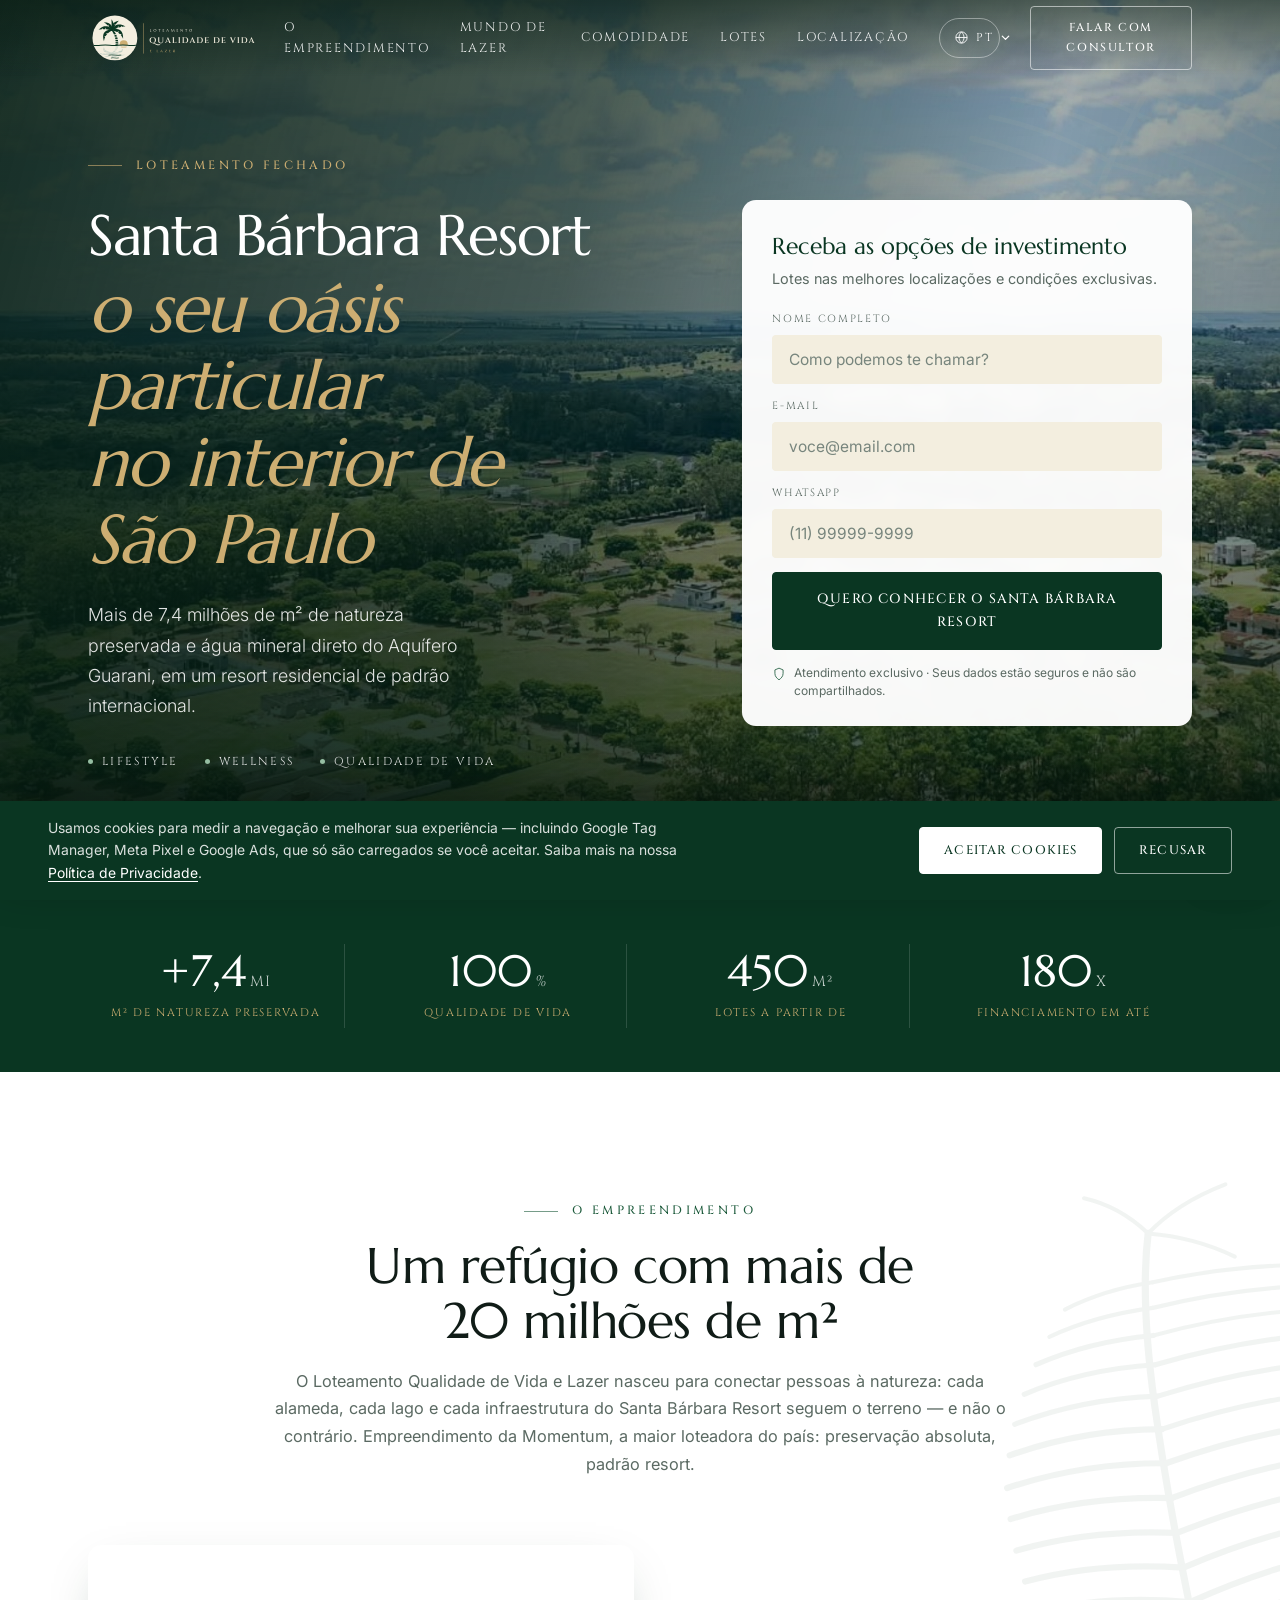
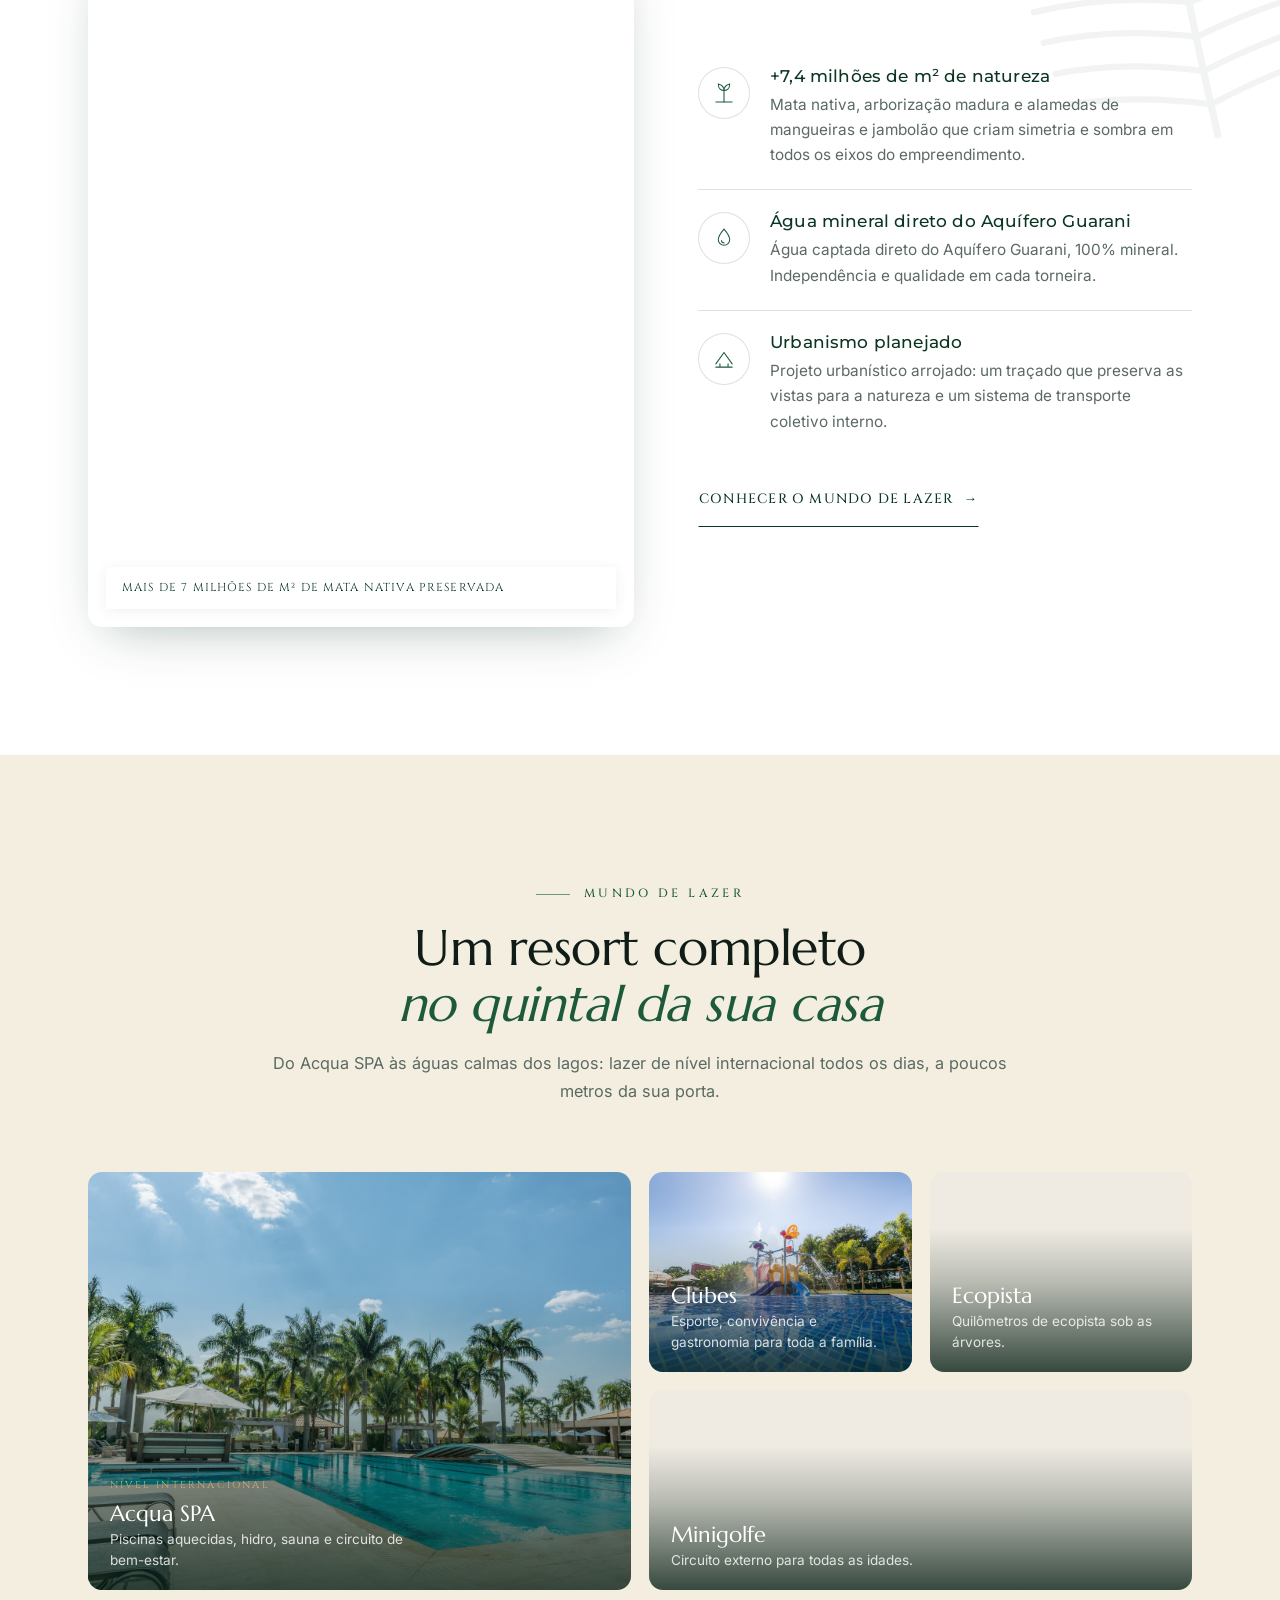
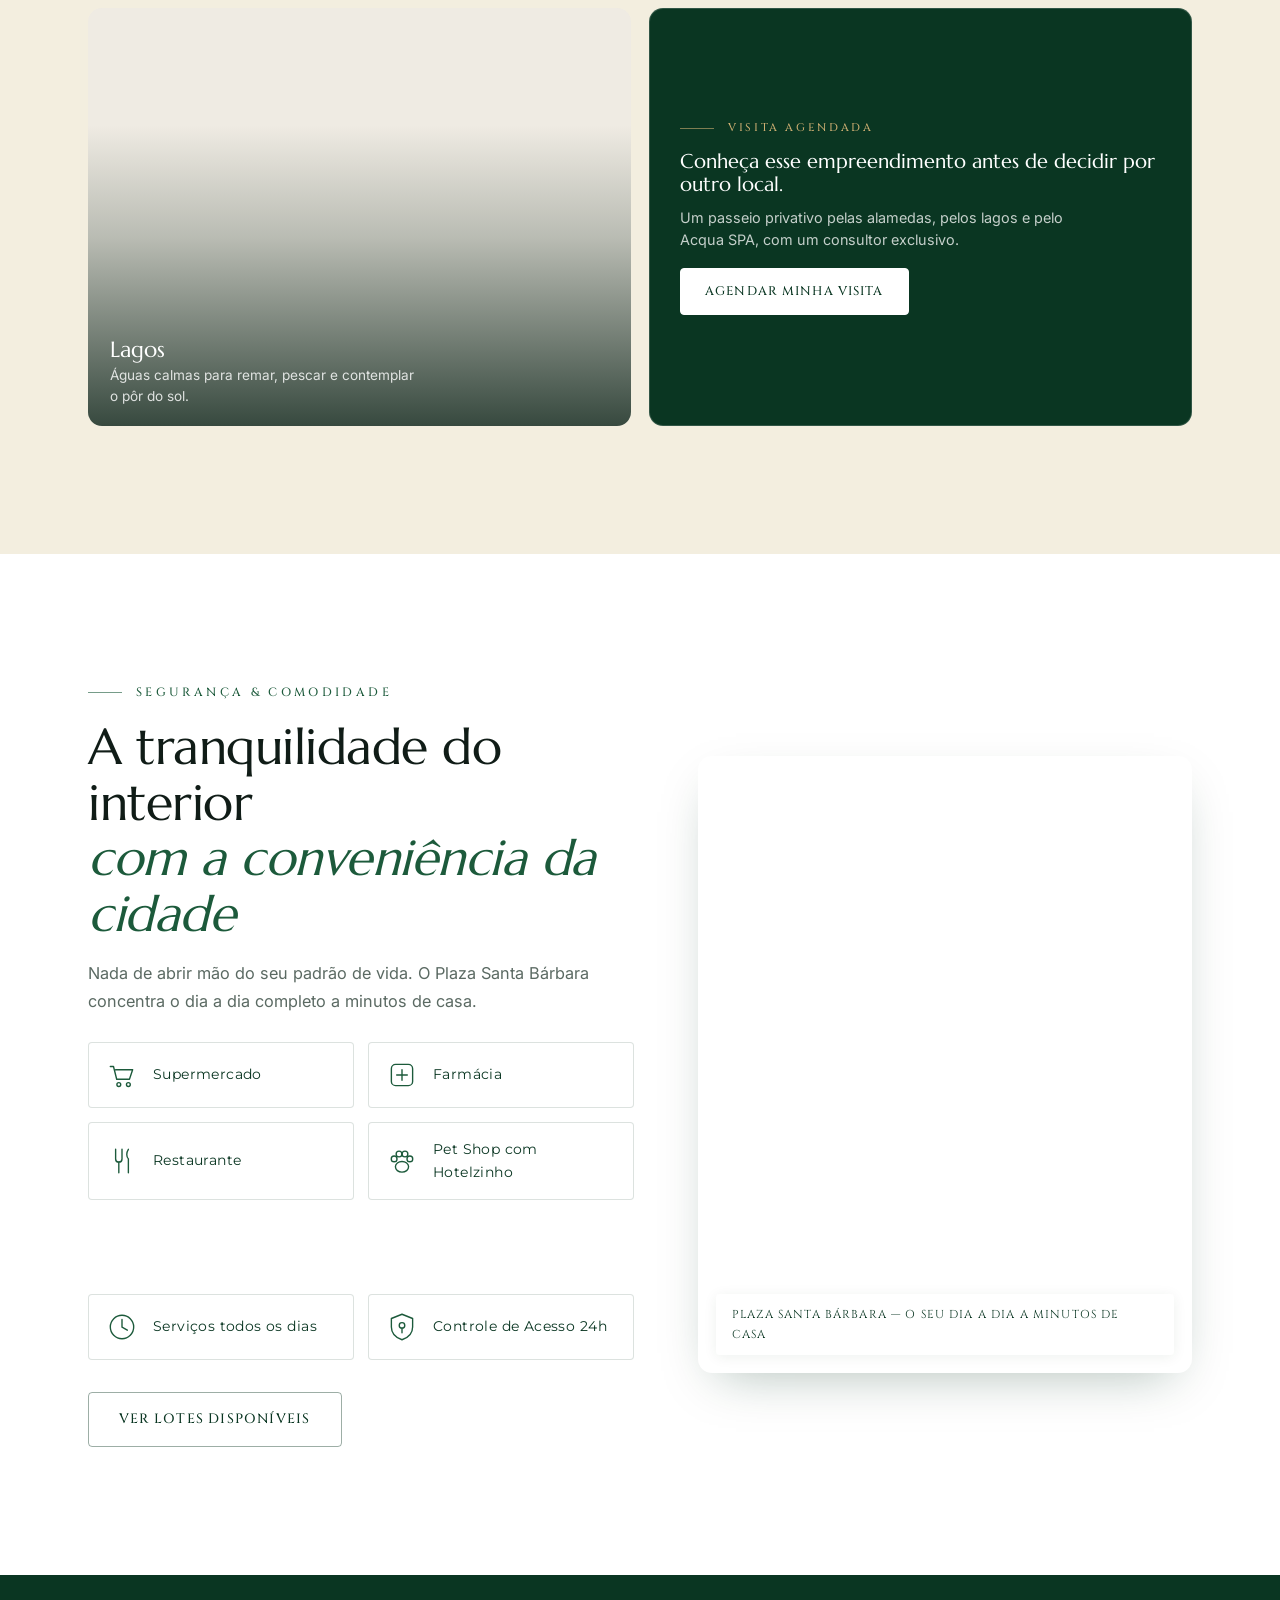
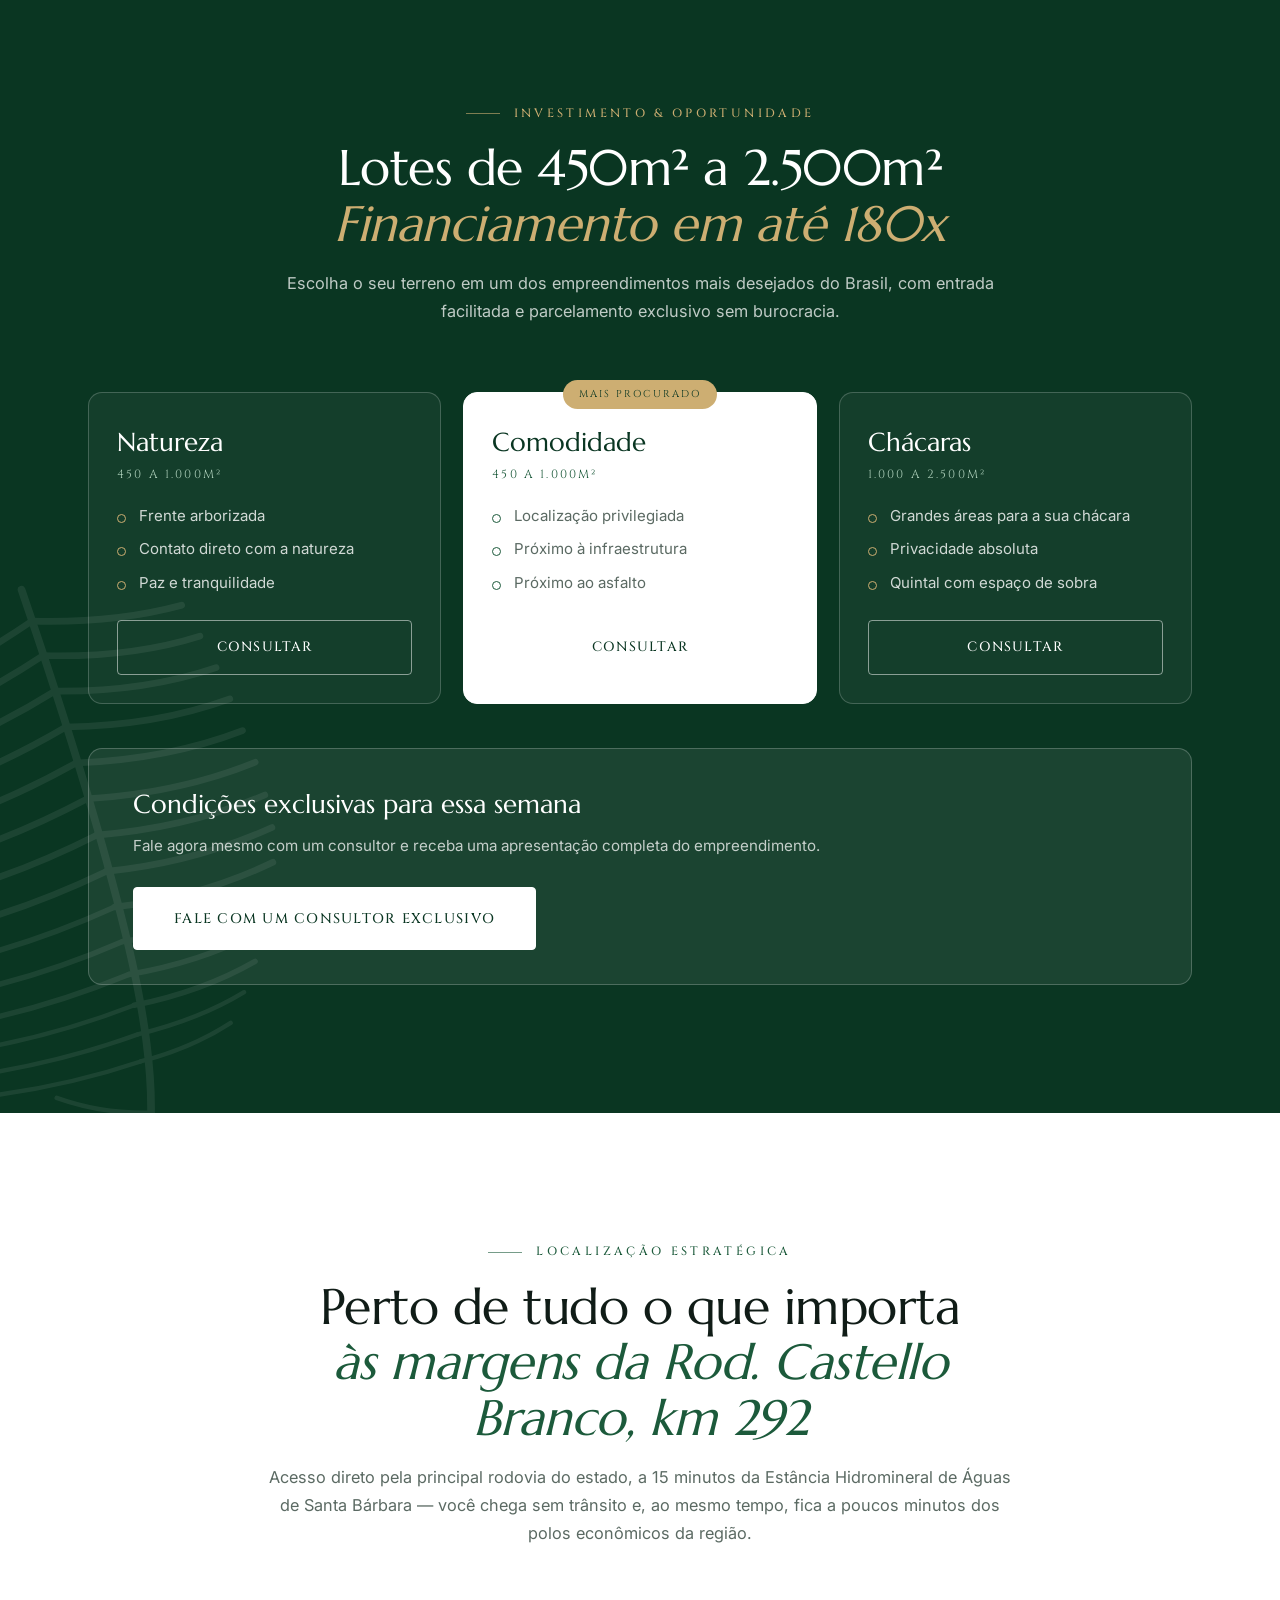
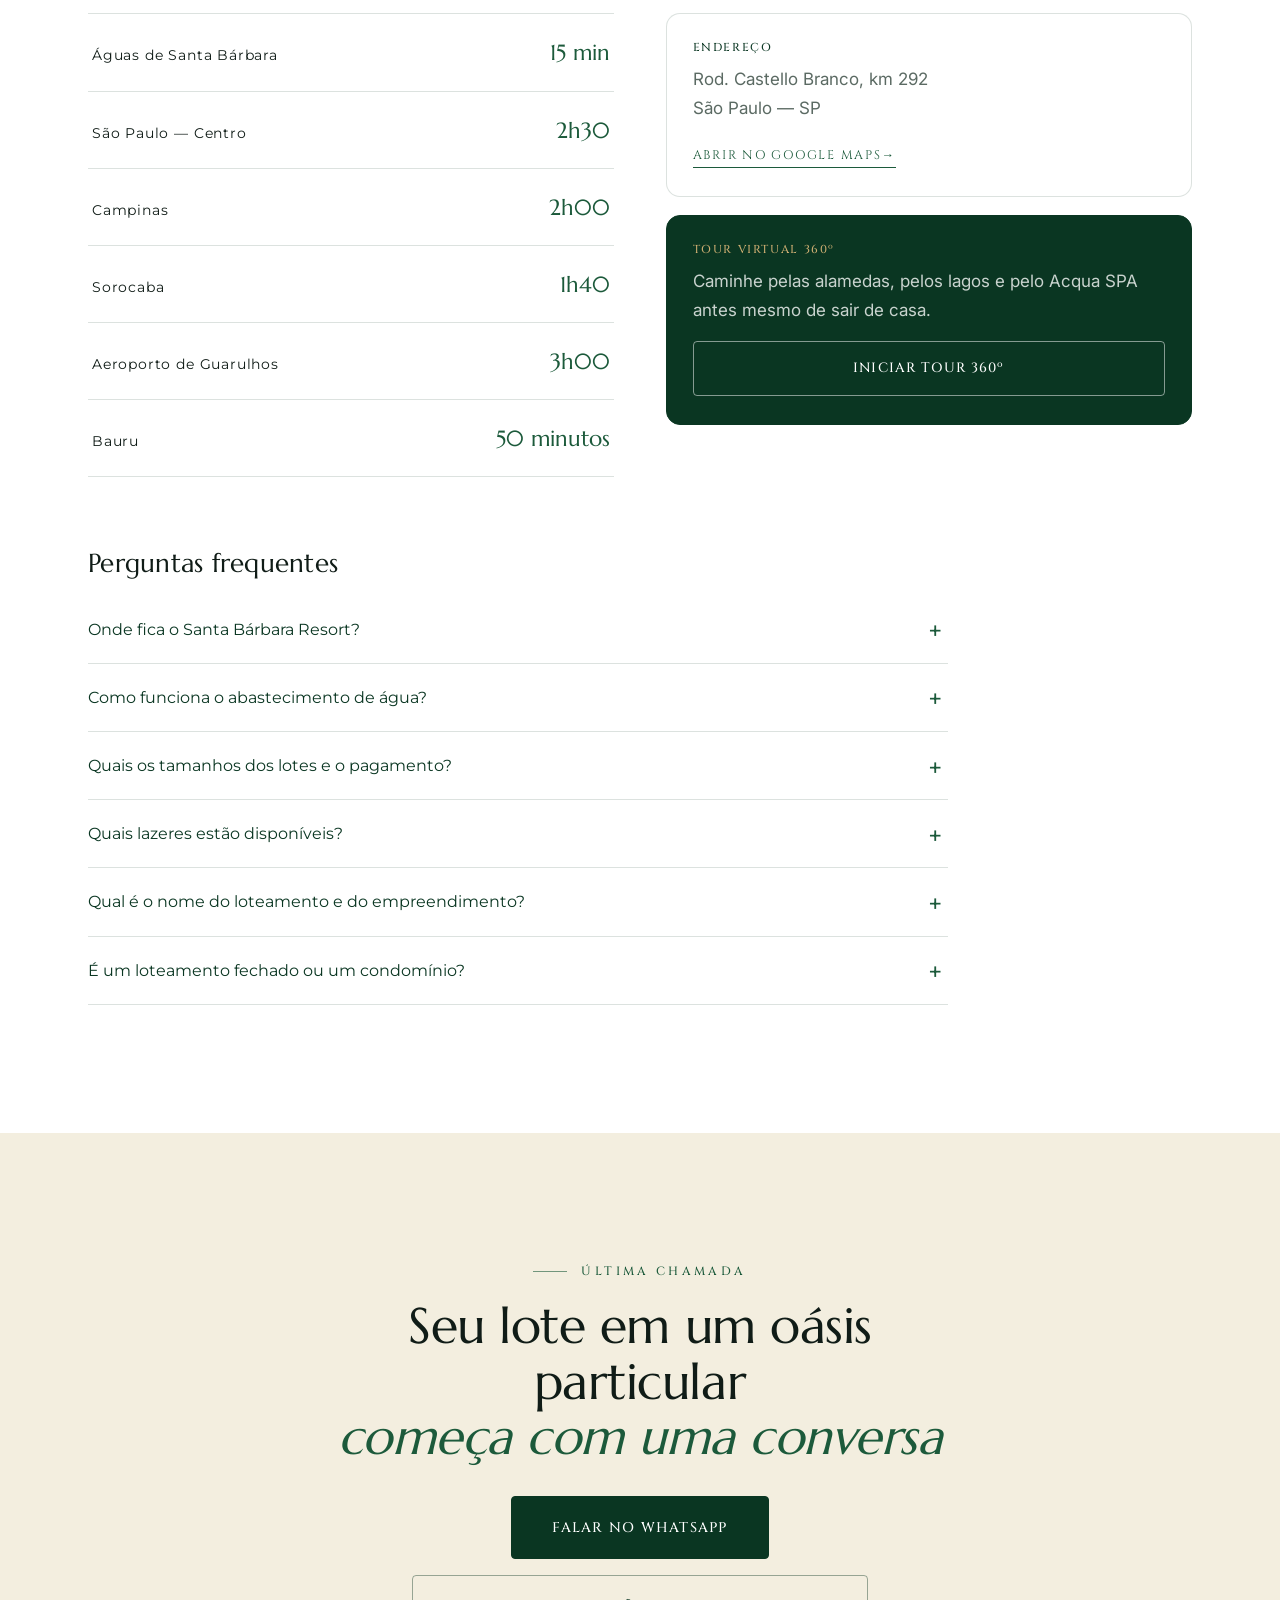
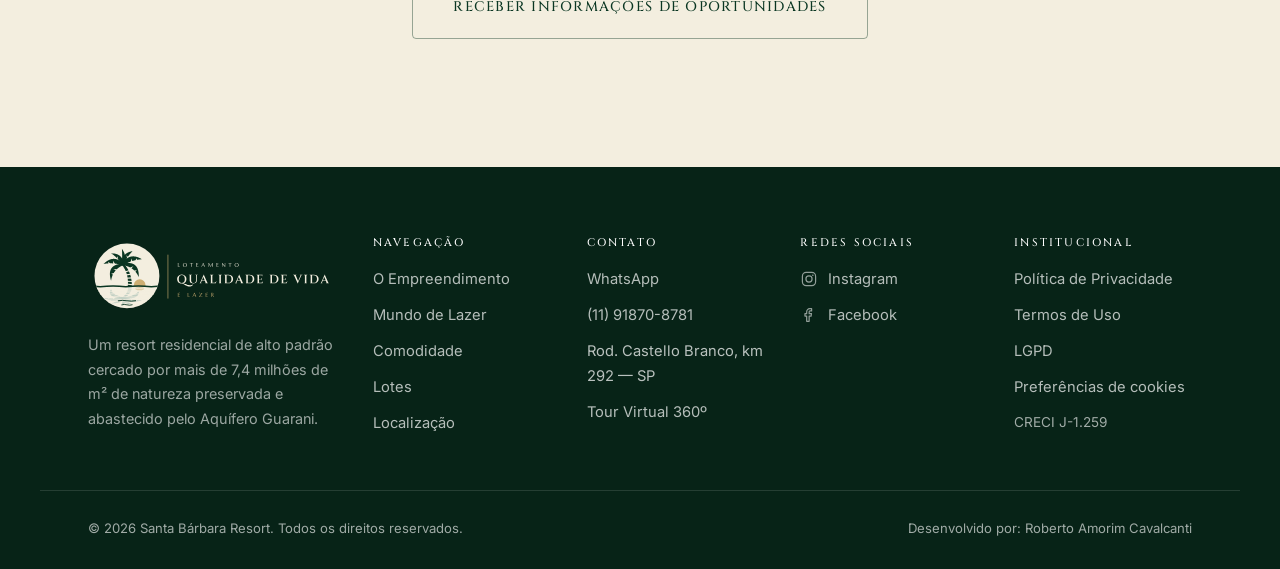
<file: index.html>
<!DOCTYPE html>
<html lang="pt-BR">
<head>
<meta charset="utf-8">
<meta name="google-site-verification" content="7moX2FB-44fGr3kd8h0SFE3veuL7b8ABTsSkatwmvpk">
<meta name="viewport" content="width=device-width, initial-scale=1, viewport-fit=cover">
<title>Santa Bárbara Resort | Loteamento Fechado em Águas de Santa Bárbara</title>
<meta name="description" content="Loteamento Qualidade de Vida e Lazer: 7,4 mi de m² de natureza, Acqua SPA e lotes de 450m² a 2.500m² em até 180x — a 15 min de Águas de Santa Bárbara.">
<meta name="keywords" content="Santa Bárbara Resort, Santa Bárbara Resort Residence, Momentum Empreendimentos, Momentum loteadora, Loteamento Qualidade de Vida e Lazer, Loteamento Qualidade e Lazer, loteamento no interior, lotes no interior, terreno no interior, loteamento em Águas de Santa Bárbara, Estância Hidromineral de Águas de Santa Bárbara, condomínio, chácaras, loteamento fechado de luxo, loteamento com resort, lotes 180x">
<meta name="author" content="Santa Bárbara Resort">
<meta name="robots" content="index, follow, max-image-preview:large">
<meta name="theme-color" content="#0A3622">
<link rel="canonical" href="https://loteamentoqualidadeelazer.com.br/">

<meta property="og:type" content="website">
<meta property="og:locale" content="pt_BR">
<meta property="og:site_name" content="Santa Bárbara Resort">
<meta property="og:title" content="Santa Bárbara Resort | O seu oásis particular a 2h30 de São Paulo">
<meta property="og:description" content="O Loteamento Qualidade de Vida e Lazer: 7,4 mi de m² de natureza, água do Aquífero Guarani, Acqua SPA e lotes em até 180x — a 15 min de Águas de Santa Bárbara.">
<meta property="og:url" content="https://loteamentoqualidadeelazer.com.br/">
<meta property="og:image" content="https://loteamentoqualidadeelazer.com.br/assets/img/fotos/og-capa.jpg?v=20261007e">
<meta name="twitter:card" content="summary_large_image">
<meta name="twitter:title" content="Santa Bárbara Resort | O seu oásis particular a 2h30 de São Paulo">
<meta name="twitter:description" content="Loteamento fechado de luxo com 7,4 mi de m², Aquífero Guarani e Acqua SPA — a 15 min de Águas de Santa Bárbara. Lotes em até 180x.">
<meta name="twitter:image" content="https://loteamentoqualidadeelazer.com.br/assets/img/fotos/og-capa.jpg?v=20261007e">

<link rel="icon" href="assets/img/favicon.svg?v=20261109a" type="image/svg+xml">
<link rel="icon" href="favicon.ico" sizes="48x48">
<link rel="apple-touch-icon" href="assets/img/apple-touch-icon-180.png?v=20261109a">

<link rel="preconnect" href="https://fonts.googleapis.com">
<link rel="preconnect" href="https://fonts.gstatic.com" crossorigin>
<link rel="preload" as="image" type="image/webp"
      href="assets/img/fotos/hero-poster.jpg"
      fetchpriority="high">
<link href="https://fonts.googleapis.com/css2?family=Cinzel:wght@400;500;600&family=Inter:wght@300;400;500&family=Marcellus&family=Montserrat:wght@300;400;500;600&family=Tajawal:wght@400;500;700&display=swap" rel="stylesheet">
<link rel="stylesheet" href="assets/css/styles.css?v=20261109b">
<noscript><style>.reveal{opacity:1;transform:none}</style></noscript>

<script type="application/ld+json">
{
  "@context": "https://schema.org",
  "@type": "LocalBusiness",
  "additionalType": "https://schema.org/RealEstateAgent",
  "name": "Santa Bárbara Resort",
  "alternateName": ["Santa Bárbara Resort Residence", "Loteamento Qualidade de Vida e Lazer", "Loteamento Qualidade e Lazer"],
  "parentOrganization": { "@type": "Organization", "name": "Momentum", "url": "https://www.momentum.com.br/" },
  "sameAs": ["https://www.instagram.com/loteamentoqualidadeelazer/", "https://www.facebook.com/loteamentoqualidadedevidaelazer/"],
  "description": "Loteamento Qualidade de Vida e Lazer — loteamento fechado de luxo com 7,4 milhões de m² de área verde, abastecimento de água pelo Aquífero Guarani, Acqua SPA, clubes, ecopista, minigolfe e lagos. Lotes de 450m² a 2.500m², a 15 min de Águas de Santa Bárbara.",
  "url": "https://loteamentoqualidadeelazer.com.br/",
  "image": "https://loteamentoqualidadeelazer.com.br/assets/img/fotos/og-capa.jpg?v=20261007e",
  "logo": "https://loteamentoqualidadeelazer.com.br/assets/img/favicon.png?v=20261109a",
  "telephone": "+55-11-91870-8781",
  "priceRange": "$$$$",
  "address": {
    "@type": "PostalAddress",
    "streetAddress": "Rod. Castello Branco, km 292",
    "addressRegion": "SP",
    "addressCountry": "BR"
  },
  "areaServed": ["Águas de Santa Bárbara", "São Paulo", "Campinas", "Sorocaba", "Bauru"],
  "openingHours": "Mo-Su 08:00-18:00"
}
</script>
<script type="application/ld+json">
{
  "@context": "https://schema.org",
  "@type": "FAQPage",
  "mainEntity": [
    {
      "@type": "Question",
      "name": "Onde fica o Santa Bárbara Resort?",
      "acceptedAnswer": { "@type": "Answer", "text": "Às margens da Rod. Castello Branco, km 292, a 15 minutos da Estância Hidromineral de Águas de Santa Bárbara, com acesso direto pela rodovia e proximidade dos principais polos da região." }
    },
    {
      "@type": "Question",
      "name": "Como funciona o abastecimento de água?",
      "acceptedAnswer": { "@type": "Answer", "text": "Água mineral direto do Aquífero Guarani, com independência e qualidade garantidas." }
    },
    {
      "@type": "Question",
      "name": "Quais os tamanhos dos lotes e o pagamento?",
      "acceptedAnswer": { "@type": "Answer", "text": "Os lotes variam de 450m² a 2.500m², com financiamento em até 180 parcelas." }
    },
    {
      "@type": "Question",
      "name": "Quais lazeres estão disponíveis?",
      "acceptedAnswer": { "@type": "Answer", "text": "Acqua SPA de nível internacional, 3 clubes, ecopista, minigolfe, bike clube, lago para a prática de esportes náuticos, além da comodidade do Plaza Santa Bárbara com supermercado, farmácia, restaurante, pet shop, salão de beleza, confeitaria e controle de acesso 24h." }
    },
    {
      "@type": "Question",
      "name": "Qual é o nome do loteamento e do empreendimento?",
      "acceptedAnswer": { "@type": "Answer", "text": "O loteamento se chama Loteamento Qualidade de Vida e Lazer e o empreendimento é o Santa Bárbara Resort — também conhecido como Santa Bárbara Resort Residence — na região de Águas de Santa Bárbara." }
    },
    {
      "@type": "Question",
      "name": "É um loteamento fechado ou um condomínio?",
      "acceptedAnswer": { "@type": "Answer", "text": "É um loteamento fechado: terreno de propriedade individual, portaria e controle de acesso 24h, com taxa de conservação administrada pela própria empresa! Não é um condomínio — você constrói a sua casa seguindo as regras construtivas do empreendimento, com toda a infraestrutura de resort à disposição." }
    }
  ]
}
</script>
<script type="application/ld+json">
{
  "@context": "https://schema.org",
  "@type": "VideoObject",
  "name": "Santa Bárbara Resort — tour pelo loteamento no interior de São Paulo",
  "description": "Vídeo do empreendimento Santa Bárbara Resort: 7,4 milhões de m² de natureza, lagos e infraestrutura de resort às margens da Rod. Castello Branco, km 292.",
  "thumbnailUrl": "https://loteamentoqualidadeelazer.com.br/assets/img/fotos/hero-poster.jpg",
  "contentUrl": "https://loteamentoqualidadeelazer.com.br/assets/video/hero-1080.mp4?v=20261007e",
  "uploadDate": "2026-10-07",
  "duration": "PT8S",
  "embedUrl": "https://loteamentoqualidadeelazer.com.br/"
}
</script>
</head>

<body>
<a class="skip-link" href="#conteudo">Ir para o conteúdo</a>

<!-- ============================ HEADER ============================ -->
<header class="site-header" id="header">
  <div class="container header-inner">
    <a href="#home" class="brand" aria-label="Santa Bárbara Resort — início">
      <img class="brand-logo brand-logo--over" src="assets/img/logo-horizontal-negativa.svg?v=20261109a" width="816" height="256"
           alt="Loteamento Qualidade de Vida e Lazer" decoding="async">
      <img class="brand-logo brand-logo--solid" src="assets/img/logo-horizontal-cor.svg?v=20261109a" width="816" height="256"
           alt="" aria-hidden="true" decoding="async">
    </a>

    <nav class="nav" id="nav" aria-label="Navegação principal">
      <a href="#empreendimento">O Empreendimento</a>
      <a href="#lazer">Mundo de Lazer</a>
      <a href="#comodidade">Comodidade</a>
      <a href="#lotes">Lotes</a>
      <a href="#localizacao">Localização</a>

      <!-- Seletor de idioma -->
      <div class="lang notranslate" id="langSwitch">
        <button class="lang-btn" id="langBtn" type="button" aria-haspopup="true" aria-expanded="false" aria-controls="langMenu" aria-label="PT — Idioma do site">
          <svg class="lang-globe" viewBox="0 0 24 24" fill="none" stroke="currentColor" stroke-width="1.4" aria-hidden="true">
            <circle cx="12" cy="12" r="9"/>
            <path d="M3 12h18"/>
            <path d="M12 3c2.7 2.7 4 5.7 4 9s-1.3 6.3-4 9c-2.7-2.7-4-5.7-4-9s1.3-6.3 4-9z"/>
          </svg>
          <span id="langCurrent">PT</span>
          <svg class="lang-caret" viewBox="0 0 12 12" fill="none" stroke="currentColor" stroke-width="1.4" stroke-linecap="round" stroke-linejoin="round" aria-hidden="true"><path d="M2.5 4.5 6 8l3.5-3.5"/></svg>
        </button>
        <ul class="lang-menu" id="langMenu" hidden>
          <li><button type="button" data-lang="pt" lang="pt-BR" aria-current="true">Português <small>PT</small></button></li>
          <li><button type="button" data-lang="en" lang="en">English <small>EN</small></button></li>
          <li><button type="button" data-lang="es" lang="es">Español <small>ES</small></button></li>
          <li><button type="button" data-lang="fr" lang="fr">Français <small>FR</small></button></li>
          <li><button type="button" data-lang="it" lang="it">Italiano <small>IT</small></button></li>
          <li><button type="button" data-lang="de" lang="de">Deutsch <small>DE</small></button></li>
          <li><button type="button" data-lang="ja" lang="ja">日本語 <small>JA</small></button></li>
          <li><button type="button" data-lang="zh-CN" lang="zh-CN">中文 <small>ZH</small></button></li>
          <li><button type="button" data-lang="ko" lang="ko">한국어 <small>KO</small></button></li>
          <li><button type="button" data-lang="ru" lang="ru">Русский <small>RU</small></button></li>
          <li><button type="button" data-lang="nl" lang="nl">Nederlands <small>NL</small></button></li>
          <li><button type="button" data-lang="ar" lang="ar">العربية <small>AR</small></button></li>
        </ul>
      </div>

      <a class="btn btn-outline nav-cta" data-cta="header_whatsapp" href="#formulario">Falar com Consultor</a>
    </nav>

    <button class="nav-toggle" id="navToggle" aria-label="Abrir menu" aria-expanded="false" aria-controls="nav">
      <span></span><span></span><span></span>
    </button>
  </div>
</header>

<main id="conteudo">

<!-- ============================ HERO ============================ -->
<section class="hero" id="home">
  <div class="hero-media" aria-hidden="true">
    <img class="hero-poster" id="heroPoster"
         src="assets/img/fotos/hero-poster.jpg"
         alt="" fetchpriority="high" width="1440" height="1440">
    <video class="hero-video" id="heroVideo" muted playsinline loop preload="none" tabindex="-1" aria-hidden="true"></video>
    <div class="hero-scrim"></div>
    <div class="palm-overlay palm-overlay--hero"></div>
  </div>

  <div class="container hero-inner">
    <div class="hero-copy reveal">
      <p class="eyebrow eyebrow-light">Loteamento fechado</p>
      <h1><small>Santa Bárbara Resort</small><br><em>o seu oásis particular<br>no interior de São&nbsp;Paulo</em></h1>
      <p class="hero-lead">
        Mais de 7,4 milhões de m² de natureza preservada e água mineral direto do Aquífero Guarani,
        em um resort residencial de padrão internacional.
      </p>
      <ul class="hero-highlights">
        <li>Lifestyle</li>
        <li>Wellness</li>
        <li>Qualidade de Vida</li>
      </ul>
    </div>

    <div class="hero-form-wrap reveal" id="formulario">
      <div class="lead-card">
        <p class="lead-card__title">Receba as opções de investimento</p>
        <p class="lead-card__sub">Lotes nas melhores localizações e condições exclusivas.</p>

        <form class="lead-form" id="leadForm" novalidate>
          <div class="field">
            <label for="nome">Nome completo</label>
            <input type="text" id="nome" name="nome" autocomplete="name" placeholder="Como podemos te chamar?" required>
            <span class="field-error" data-error-for="nome"></span>
          </div>

          <div class="field">
            <label for="email">E-mail</label>
            <input type="email" id="email" name="email" autocomplete="email" inputmode="email" placeholder="voce@email.com" required>
            <span class="field-error" data-error-for="email"></span>
          </div>

          <div class="field">
            <label for="whatsapp">WhatsApp</label>
            <input type="tel" id="whatsapp" name="whatsapp" autocomplete="tel" inputmode="numeric" placeholder="(11) 99999-9999" required>
            <span class="field-error" data-error-for="whatsapp"></span>
          </div>

          <button type="submit" class="btn btn-primary btn-block" data-cta="hero_form_submit">
            Quero conhecer o Santa Bárbara Resort
          </button>

          <p class="form-note">
            <svg viewBox="0 0 24 24" width="14" height="14" aria-hidden="true"><path d="M12 2l7 3v6c0 5-3 8-7 11-4-3-7-6-7-11V5l7-3z" fill="none" stroke="currentColor" stroke-width="1.4"/></svg>
            Atendimento exclusivo · Seus dados estão seguros e não são compartilhados.
          </p>

          <div class="form-success" id="formSuccess" hidden>
            <strong>Recebemos os seus dados.</strong>
            <span>Um consultor entrará em contato pelo WhatsApp em instantes.</span>
            <a class="btn btn-whats btn-block" id="successWhats" href="#" target="_blank" rel="noopener" data-cta="whatsapp_after_form">Falar agora no WhatsApp</a>
          </div>
        </form>
      </div>
    </div>
  </div>

  <a href="#numeros" class="scroll-cue" aria-label="Rolar para o conteúdo">
    <span></span>
  </a>
</section>

<!-- ============================ INDICADORES ============================ -->
<section class="strip" id="numeros" aria-label="Números do empreendimento">
  <div class="container">
    <ul class="strip-grid">
      <li class="reveal">
        <span class="strip-value"><span class="strip-prefix">+</span><span class="counter" data-count="7.4" data-decimals="1">0</span><small>mi</small></span>
        <span class="strip-label">m² de natureza preservada</span>
      </li>
      <li class="reveal">
        <span class="strip-value">100<small>%</small></span>
        <span class="strip-label">Qualidade de Vida</span>
      </li>
      <li class="reveal">
        <span class="strip-value">450<small>m²</small></span>
        <span class="strip-label">Lotes a partir de</span>
      </li>
      <li class="reveal">
        <span class="strip-value">180<small>x</small></span>
        <span class="strip-label">Financiamento em até</span>
      </li>
    </ul>
  </div>
</section>

<!-- ============================ DOBRA 2 — O EMPREENDIMENTO ============================ -->
<section class="section" id="empreendimento">
  <div class="palm-overlay palm-overlay--right" aria-hidden="true"></div>
  <div class="container">
    <header class="section-head reveal">
      <p class="eyebrow">O Empreendimento</p>
      <h2>Um refúgio com mais de<br>20&nbsp;milhões&nbsp;de&nbsp;m²</h2>
      <p class="section-lead">
        O Loteamento Qualidade de Vida e Lazer nasceu para conectar pessoas à natureza:
        cada alameda, cada lago e cada infraestrutura do Santa Bárbara Resort seguem o
        terreno — e não o contrário. Empreendimento da Momentum, a maior loteadora do
        país: preservação absoluta, padrão resort.
      </p>
    </header>

    <div class="split">
      <figure class="split-media reveal">
        <img src="assets/img/fotos/floresta.jpg?v=20261014a"
             alt="Vista aérea da floresta tropical que cerca o loteamento Santa Bárbara Resort"
             loading="lazy" decoding="async" width="1600" height="1200">
        <figcaption>Mais de 7 milhões de m² de mata nativa preservada</figcaption>
      </figure>

      <div class="split-body">
        <article class="feature reveal">
          <span class="feature-icon" aria-hidden="true">
            <svg viewBox="0 0 32 32"><path d="M16 27V13M16 13c0-4-3-7-7-8 0 5 3 8 7 8zm0 0c0-4 3-7 7-8 0 5-3 8-7 8z" fill="none" stroke="currentColor" stroke-width="1.3" stroke-linecap="round"/><path d="M6 27h20" fill="none" stroke="currentColor" stroke-width="1.3" stroke-linecap="round"/></svg>
          </span>
          <div>
            <h3>+7,4 milhões de m² de natureza</h3>
            <p>Mata nativa, arborização madura e alamedas de mangueiras e jambolão que criam simetria e sombra em todos os eixos do empreendimento.</p>
          </div>
        </article>

        <article class="feature reveal">
          <span class="feature-icon" aria-hidden="true">
            <svg viewBox="0 0 32 32"><path d="M16 5s7 8 7 13a7 7 0 11-14 0c0-5 7-13 7-13z" fill="none" stroke="currentColor" stroke-width="1.3"/><path d="M13 19a3 3 0 003 3" fill="none" stroke="currentColor" stroke-width="1.3" stroke-linecap="round"/></svg>
          </span>
          <div>
            <h3>Água mineral direto do Aquífero Guarani</h3>
            <p>Água captada direto do Aquífero Guarani, 100% mineral. Independência e qualidade em cada torneira.</p>
          </div>
        </article>

        <article class="feature reveal">
          <span class="feature-icon" aria-hidden="true">
            <svg viewBox="0 0 32 32"><path d="M6 22l10-14 10 14" fill="none" stroke="currentColor" stroke-width="1.3" stroke-linecap="round" stroke-linejoin="round"/><path d="M6 26h20M11 22v4M21 22v4" fill="none" stroke="currentColor" stroke-width="1.3" stroke-linecap="round"/></svg>
          </span>
          <div>
            <h3>Urbanismo planejado</h3>
            <p>Projeto urbanístico arrojado: um traçado que preserva as vistas para a natureza e um sistema de transporte coletivo interno.</p>
          </div>
        </article>

        <a class="btn btn-ghost" href="#lazer" data-cta="empreendimento_lazer">Conhecer o mundo de lazer</a>
      </div>
    </div>
  </div>
</section>

<!-- ============================ DOBRA 3 — MUNDO DE LAZER ============================ -->
<section class="section section--tint" id="lazer">
  <div class="container">
    <header class="section-head reveal">
      <p class="eyebrow">Mundo de Lazer</p>
      <h2>Um resort completo<br><em>no quintal da sua casa</em></h2>
      <p class="section-lead">
        Do Acqua SPA às águas calmas dos lagos: lazer de nível internacional todos os dias,
        a poucos metros da sua porta.
      </p>
    </header>

    <div class="gallery" id="gallery" role="list">
      <figure class="gallery-item gallery-item--hero reveal" role="listitem" data-lightbox>
        <img src="assets/img/fotos/acqua-spa.jpg?v=20261014a"
             alt="Acqua SPA com piscina coberta e espreguiçadeiras de padrão internacional"
             loading="lazy" decoding="async" width="1600" height="1068">
        <figcaption>
          <span class="gallery-tag">Nível internacional</span>
          <span class="gallery-title">Acqua SPA</span>
          <span class="gallery-desc">Piscinas aquecidas, hidro, sauna e circuito de bem-estar.</span>
        </figcaption>
      </figure>

      <figure class="gallery-item reveal" role="listitem" data-lightbox>
        <img src="assets/img/fotos/clube.jpg?v=20261014a"
             alt="Clube contemporâneo inserido na verdejante vegetação do residencial"
             loading="lazy" decoding="async" width="1600" height="1066">
        <figcaption>
          <span class="gallery-title">Clubes</span>
          <span class="gallery-desc">Esporte, convivência e gastronomia para toda a família.</span>
        </figcaption>
      </figure>

      <figure class="gallery-item reveal" role="listitem" data-lightbox>
        <img src="assets/img/fotos/ecopista.jpg?v=20261014a"
             alt="Ciclista na ecopista arborizada que percorre o loteamento"
             loading="lazy" decoding="async" width="1600" height="1068">
        <figcaption>
          <span class="gallery-title">Ecopista</span>
          <span class="gallery-desc">Quilômetros de ecopista sob as árvores.</span>
        </figcaption>
      </figure>

      <figure class="gallery-item gallery-item--wide reveal" role="listitem" data-lightbox>
        <img src="assets/img/fotos/minigolfe.jpg?v=20261014a"
             alt="Vista aérea do campo de minigolfe em meio ao gramado"
             loading="lazy" decoding="async" width="1600" height="1066">
        <figcaption>
          <span class="gallery-title">Minigolfe</span>
          <span class="gallery-desc">Circuito externo para todas as idades.</span>
        </figcaption>
      </figure>

      <figure class="gallery-item gallery-item--wide gallery-item--tall reveal" role="listitem" data-lightbox>
        <img src="assets/img/fotos/lagos.jpg?v=20261014a"
             alt="Pôr do sol refletido sobre o lago do empreendimento"
             loading="lazy" decoding="async" width="1600" height="1200">
        <figcaption>
          <span class="gallery-title">Lagos</span>
          <span class="gallery-desc">Águas calmas para remar, pescar e contemplar o pôr do sol.</span>
        </figcaption>
      </figure>

      <div class="gallery-item gallery-item--wide gallery-item--tall gallery-card reveal" role="listitem">
        <p class="eyebrow eyebrow-light">Visita agendada</p>
        <p class="gallery-card__title">Conheça esse empreendimento antes de decidir por outro local.</p>
        <p class="gallery-card__text">Um passeio privativo pelas alamedas, pelos lagos e pelo Acqua SPA, com um consultor exclusivo.</p>
        <a class="btn btn-light" href="#formulario" data-cta="galeria_agendar_visita">Agendar minha visita</a>
      </div>
    </div>

    <p class="gallery-hint" aria-hidden="true">Deslize para explorar →</p>
  </div>
</section>

<!-- ============================ DOBRA 4 — SEGURANÇA E COMODIDADE ============================ -->
<section class="section" id="comodidade">
  <div class="container">
    <div class="split split--reverse">
      <div class="split-body">
        <header class="section-head section-head--left reveal">
          <p class="eyebrow">Segurança &amp; Comodidade</p>
          <h2>A tranquilidade do interior<br><em>com a conveniência da cidade</em></h2>
          <p class="section-lead">
            Nada de abrir mão do seu padrão de vida. O Plaza Santa Bárbara concentra o dia a dia
            completo a minutos de casa.
          </p>
        </header>

        <ul class="amenities">
          <li class="reveal">
            <span class="amenity-icon" aria-hidden="true"><svg viewBox="0 0 32 32"><path d="M5 8h3l3 12h12l3-9H10" fill="none" stroke="currentColor" stroke-width="1.3" stroke-linecap="round" stroke-linejoin="round"/><circle cx="13" cy="25" r="1.8" fill="none" stroke="currentColor" stroke-width="1.3"/><circle cx="22" cy="25" r="1.8" fill="none" stroke="currentColor" stroke-width="1.3"/></svg></span>
            <span>Supermercado</span>
          </li>
          <li class="reveal">
            <span class="amenity-icon" aria-hidden="true"><svg viewBox="0 0 32 32"><rect x="6" y="6" width="20" height="20" rx="4" fill="none" stroke="currentColor" stroke-width="1.3"/><path d="M16 11v10M11 16h10" fill="none" stroke="currentColor" stroke-width="1.3" stroke-linecap="round"/></svg></span>
            <span>Farmácia</span>
          </li>
          <li class="reveal">
            <span class="amenity-icon" aria-hidden="true"><svg viewBox="0 0 32 32"><path d="M10 5v9a3 3 0 006 0V5M13 17v10M22 5c-2 3-2 7 0 9v13" fill="none" stroke="currentColor" stroke-width="1.3" stroke-linecap="round"/></svg></span>
            <span>Restaurante</span>
          </li>
          <li class="reveal">
            <span class="amenity-icon" aria-hidden="true"><svg viewBox="0 0 32 32"><ellipse cx="16" cy="21.5" rx="6.2" ry="5" fill="none" stroke="currentColor" stroke-width="1.3"/><circle cx="8.6" cy="14" r="2.7" fill="none" stroke="currentColor" stroke-width="1.3"/><circle cx="13.2" cy="9.4" r="2.7" fill="none" stroke="currentColor" stroke-width="1.3"/><circle cx="18.8" cy="9.4" r="2.7" fill="none" stroke="currentColor" stroke-width="1.3"/><circle cx="23.4" cy="14" r="2.7" fill="none" stroke="currentColor" stroke-width="1.3"/></svg></span>
            <span>Pet Shop com Hotelzinho</span>
          </li>
          <li class="reveal">
            <span class="amenity-icon" aria-hidden="true"><svg viewBox="0 0 32 32"><circle cx="8.5" cy="23" r="3.2" fill="none" stroke="currentColor" stroke-width="1.3"/><circle cx="23.5" cy="23" r="3.2" fill="none" stroke="currentColor" stroke-width="1.3"/><path d="M10.8 20.7L24.5 5.5M21.2 20.7L7.5 5.5" fill="none" stroke="currentColor" stroke-width="1.3" stroke-linecap="round"/></svg></span>
            <span>Salão de Beleza</span>
          </li>
          <li class="reveal">
            <span class="amenity-icon" aria-hidden="true"><svg viewBox="0 0 32 32"><path d="M8.5 15h15l-2 11h-11l-2-11z" fill="none" stroke="currentColor" stroke-width="1.3" stroke-linejoin="round"/><path d="M8 15c0-4.4 3.6-8 8-8s8 3.6 8 8" fill="none" stroke="currentColor" stroke-width="1.3"/><path d="M16 7V4.5" fill="none" stroke="currentColor" stroke-width="1.3" stroke-linecap="round"/></svg></span>
            <span>Confeitaria</span>
          </li>
          <li class="reveal">
            <span class="amenity-icon" aria-hidden="true"><svg viewBox="0 0 32 32"><circle cx="16" cy="16" r="11" fill="none" stroke="currentColor" stroke-width="1.3"/><path d="M16 9v7l5 3" fill="none" stroke="currentColor" stroke-width="1.3" stroke-linecap="round"/></svg></span>
            <span>Serviços todos os dias</span>
          </li>
          <li class="reveal">
            <span class="amenity-icon" aria-hidden="true"><svg viewBox="0 0 32 32"><path d="M16 4l10 4v8c0 6-4 10-10 12-6-2-10-6-10-12V8l10-4z" fill="none" stroke="currentColor" stroke-width="1.3" stroke-linejoin="round"/><circle cx="16" cy="14.5" r="2.6" fill="none" stroke="currentColor" stroke-width="1.3"/><path d="M16 17v4.5" fill="none" stroke="currentColor" stroke-width="1.3" stroke-linecap="round"/></svg></span>
            <span>Controle de Acesso 24h</span>
          </li>
        </ul>

        <a class="btn btn-outline-dark" href="#lotes" data-cta="comodidade_lotes">Ver lotes disponíveis</a>
      </div>

      <figure class="split-media reveal">
        <img src="assets/img/fotos/plaza.jpg?v=20261014a"
             alt="Corredor de supermercado do Plaza Santa Bárbara com produtos frescos"
             loading="lazy" decoding="async" width="1600" height="1066">
        <figcaption>Plaza Santa Bárbara — o seu dia a dia a minutos de casa</figcaption>
      </figure>
    </div>
  </div>
</section>

<!-- ============================ DOBRA 5 — INVESTIMENTO ============================ -->
<section class="section section--dark" id="lotes">
  <div class="palm-overlay palm-overlay--left" aria-hidden="true"></div>
  <div class="container">
    <header class="section-head reveal">
      <p class="eyebrow eyebrow-light">Investimento &amp; Oportunidade</p>
      <h2 class="on-dark">Lotes de 450m² a 2.500m²<br><em>Financiamento em até 180x</em></h2>
      <p class="section-lead on-dark-muted">
        Escolha o seu terreno em um dos empreendimentos mais desejados do Brasil, com entrada facilitada e
        parcelamento exclusivo sem burocracia.
      </p>
    </header>

    <div class="plans">
      <article class="plan reveal">
        <h3>Natureza</h3>
        <p class="plan-size">450 a 1.000m²</p>
        <ul>
          <li>Frente arborizada</li>
          <li>Contato direto com a natureza</li>
          <li>Paz e tranquilidade</li>
        </ul>
        <a class="btn btn-outline-light btn-block" href="#formulario" data-cta="plano_jardim">Consultar</a>
      </article>

      <article class="plan plan--featured reveal">
        <span class="plan-badge">Mais procurado</span>
        <h3>Comodidade</h3>
        <p class="plan-size">450 a 1.000m²</p>
        <ul>
          <li>Localização privilegiada</li>
          <li>Próximo à infraestrutura</li>
          <li>Próximo ao asfalto</li>
        </ul>
        <a class="btn btn-light btn-block" href="#formulario" data-cta="plano_vista_lago">Consultar</a>
      </article>

      <article class="plan reveal">
        <h3>Chácaras</h3>
        <p class="plan-size">1.000 a 2.500m²</p>
        <ul>
          <li>Grandes áreas para a sua chácara</li>
          <li>Privacidade absoluta</li>
          <li>Quintal com espaço de sobra</li>
        </ul>
        <a class="btn btn-outline-light btn-block" href="#formulario" data-cta="plano_reserve">Consultar</a>
      </article>
    </div>

    <div class="cta-banner reveal">
      <div>
        <p class="cta-banner__title">Condições exclusivas para essa semana</p>
        <p class="cta-banner__sub">Fale agora mesmo com um consultor e receba uma apresentação completa do empreendimento.</p>
      </div>
      <a class="btn btn-light btn-lg" id="ctaMain" href="#" target="_blank" rel="noopener" data-cta="cta_principal_whatsapp">
        Fale com um consultor exclusivo
      </a>
    </div>
  </div>
</section>

<!-- ============================ DOBRA 6 — LOCALIZAÇÃO ============================ -->
<section class="section" id="localizacao">
  <div class="container">
    <header class="section-head reveal">
      <p class="eyebrow">Localização Estratégica</p>
      <h2>Perto de tudo o que importa<br><em>às margens da Rod. Castello Branco, km 292</em></h2>
      <p class="section-lead">
        Acesso direto pela principal rodovia do estado, a 15 minutos da Estância
        Hidromineral de Águas de Santa Bárbara — você chega sem trânsito e,
        ao mesmo tempo, fica a poucos minutos dos polos econômicos da região.
      </p>
    </header>

    <div class="location-grid">
      <ul class="distances reveal">
        <li><span>Águas de Santa Bárbara</span><strong>15 min</strong></li>
        <li><span>São Paulo — Centro</span><strong>2h30</strong></li>
        <li><span>Campinas</span><strong>2h00</strong></li>
        <li><span>Sorocaba</span><strong>1h40</strong></li>
        <li><span>Aeroporto de Guarulhos</span><strong>3h00</strong></li>
        <li><span>Bauru</span><strong>50 minutos</strong></li>
      </ul>

      <div class="location-cards">
        <article class="info-card reveal">
          <h3>Endereço</h3>
          <p>Rod. Castello Branco, km 292<br>São Paulo — SP</p>
          <a class="link-arrow" id="mapLink" href="https://maps.app.goo.gl/KKqPnraayzqwx1uS8" target="_blank" rel="noopener" data-cta="mapa">Abrir no Google Maps</a>
        </article>

        <article class="info-card info-card--accent reveal">
          <h3>Tour Virtual 360º</h3>
          <p>Caminhe pelas alamedas, pelos lagos e pelo Acqua SPA antes mesmo de sair de casa.</p>
          <a class="btn btn-outline-light btn-block" id="tourLink" href="#" data-cta="tour_360">Iniciar Tour 360º</a>
        </article>
      </div>
    </div>

    <!-- FAQ -->
    <div class="faq reveal">
      <h3 class="faq-title">Perguntas frequentes</h3>
      <details>
        <summary>Onde fica o Santa Bárbara Resort?</summary>
        <p>Às margens da Rod. Castello Branco, km 292, a 15 minutos da Estância Hidromineral de Águas de Santa Bárbara, com acesso direto pela rodovia e proximidade dos principais polos da região.</p>
      </details>
      <details>
        <summary>Como funciona o abastecimento de água?</summary>
        <p>Água mineral direto do Aquífero Guarani, com independência e qualidade garantidas.</p>
      </details>
      <details>
        <summary>Quais os tamanhos dos lotes e o pagamento?</summary>
        <p>Os lotes variam de 450m² a 2.500m², com financiamento em até 180 parcelas.</p>
      </details>
      <details>
        <summary>Quais lazeres estão disponíveis?</summary>
        <p>Acqua SPA de nível internacional, 3 clubes, ecopista, minigolfe, bike clube, lago para a prática de esportes náuticos, além da comodidade do Plaza Santa Bárbara com supermercado, farmácia, restaurante, pet shop, salão de beleza, confeitaria e controle de acesso 24h.</p>
      </details>
      <details>
        <summary>Qual é o nome do loteamento e do empreendimento?</summary>
        <p>O loteamento se chama Loteamento Qualidade de Vida e Lazer e o empreendimento é o Santa Bárbara Resort — também conhecido como Santa Bárbara Resort Residence — na região de Águas de Santa Bárbara.</p>
      </details>
      <details>
        <summary>É um loteamento fechado ou um condomínio?</summary>
        <p>É um loteamento fechado: terreno de propriedade individual, portaria e controle de acesso 24h, com taxa de conservação administrada pela própria empresa! Não é um condomínio — você constrói a sua casa seguindo as regras construtivas do empreendimento, com toda a infraestrutura de resort à disposição.</p>
      </details>
    </div>
  </div>
</section>

<!-- ============================ CHAMADA FINAL ============================ -->
<section class="section section--tint final-cta">
  <div class="container final-cta__inner reveal">
    <p class="eyebrow">Última chamada</p>
    <h2>Seu lote em um oásis particular<br><em>começa com uma conversa</em></h2>
    <div class="final-cta__actions">
      <a class="btn btn-primary btn-lg" id="ctaFooter" href="#" target="_blank" rel="noopener" data-cta="cta_rodape_whatsapp">Falar no WhatsApp</a>
      <a class="btn btn-outline-dark btn-lg" href="#formulario" data-cta="cta_rodape_form">Receber informações de oportunidades</a>
    </div>
  </div>
</section>

</main>

<!-- ============================ RODAPÉ ============================ -->
<footer class="site-footer">
  <div class="container footer-grid">
    <div class="footer-brand">
      <img class="footer-logo" src="assets/img/logo-horizontal-negativa.svg?v=20261109a" width="816" height="256"
           alt="Loteamento Qualidade de Vida e Lazer" loading="lazy" decoding="async">
      <p>Um resort residencial de alto padrão cercado por mais de 7,4 milhões de m² de natureza preservada e abastecido pelo Aquífero Guarani.</p>
    </div>

    <div class="footer-col">
      <h3>Navegação</h3>
      <a href="#empreendimento">O Empreendimento</a>
      <a href="#lazer">Mundo de Lazer</a>
      <a href="#comodidade">Comodidade</a>
      <a href="#lotes">Lotes</a>
      <a href="#localizacao">Localização</a>
    </div>

    <div class="footer-col">
      <h3>Contato</h3>
      <a id="footerWhats" href="https://wa.me/message/LN5PZJ64LTILC1" target="_blank" rel="noopener" data-cta="rodape_whatsapp">WhatsApp</a>
      <a id="footerPhone" href="tel:+5511918708781">(11) 91870-8781</a>
      <span>Rod. Castello Branco, km 292 — SP</span>
      <a id="footerTour" href="#" data-cta="rodape_tour">Tour Virtual 360º</a>
    </div>

    <div class="footer-col footer-col--social">
      <h3>Redes Sociais</h3>
      <a class="social-link" href="https://www.instagram.com/loteamentoqualidadeelazer/" target="_blank" rel="noopener" data-cta="rodape_instagram" aria-label="Instagram do Santa Bárbara Resort">
        <svg viewBox="0 0 24 24" fill="none" stroke="currentColor" stroke-width="1.6" stroke-linecap="round" aria-hidden="true">
          <rect x="3.2" y="3.2" width="17.6" height="17.6" rx="5"/>
          <circle cx="12" cy="12" r="4.1"/>
          <circle cx="17.1" cy="6.9" r="1.05" fill="currentColor" stroke="none"/>
        </svg>
        <span>Instagram</span>
      </a>
      <a class="social-link" href="https://www.facebook.com/loteamentoqualidadedevidaelazer/" target="_blank" rel="noopener" data-cta="rodape_facebook" aria-label="Facebook do Santa Bárbara Resort">
        <svg viewBox="0 0 24 24" fill="none" stroke="currentColor" stroke-width="1.6" stroke-linejoin="round" aria-hidden="true">
          <path d="M15.5 3.6h-2.6a4 4 0 00-4 4V10.2H6.6v3.2h2.3v7h3.3v-7h2.6l.5-3.2h-3.1V7.8c0-.7.5-1.2 1.2-1.2h2.1V3.6z"/>
        </svg>
        <span>Facebook</span>
      </a>
    </div>

    <div class="footer-col footer-col--legal">
      <h3>Institucional</h3>
      <a href="politica-de-privacidade.html" target="_blank" rel="noopener" data-cta="rodape_privacidade">Política de Privacidade</a>
      <a href="termos-de-uso.html" target="_blank" rel="noopener" data-cta="rodape_termos">Termos de Uso</a>
      <a href="lgpd.html" target="_blank" rel="noopener" data-cta="rodape_lgpd">LGPD</a>
      <a href="#" id="cookiePrefs" data-cta="rodape_cookies">Preferências de cookies</a>
      <span class="creci">CRECI J-1.259</span>
    </div>
  </div>

  <div class="container footer-bottom">
    <p>© <span id="year">2026</span> Santa Bárbara Resort. Todos os direitos reservados.</p>
    <p>Desenvolvido por: Roberto Amorim Cavalcanti</p>
  </div>
</footer>

<!-- ============================ WHATSAPP FLUTUANTE ============================ -->
<a class="whats-float" id="whatsFloat" href="#" target="_blank" rel="noopener" data-cta="whatsapp_flutuante" aria-label="Falar no WhatsApp">
  <svg viewBox="0 0 32 32" width="26" height="26" aria-hidden="true">
    <path fill="currentColor" d="M16 3.2A12.7 12.7 0 005.1 22.3L3.5 28l5.9-1.5A12.7 12.7 0 1016 3.2zm0 2.3a10.4 10.4 0 11-5.3 19.3l-.4-.2-3.5.9.9-3.4-.2-.4A10.4 10.4 0 0116 5.5zm-4.2 5c-.2 0-.6.1-.9.4-.3.4-1.2 1.2-1.2 2.9s1.2 3.4 1.4 3.6c.2.2 2.4 3.8 5.9 5.1 2.9 1.1 3.5.9 4.1.9.6-.1 2-.8 2.3-1.6.3-.8.3-1.5.2-1.6-.1-.2-.3-.3-.7-.5-.4-.2-2-1-2.4-1.1-.3-.1-.5-.2-.7.2-.2.4-.9 1.1-1.1 1.3-.2.2-.3.2-.7.1-.4-.2-1.5-.6-2.9-1.8-1.1-1-1.8-2.2-2-2.6-.2-.4 0-.6.2-.8l.5-.6c.2-.2.2-.4.3-.6.1-.2 0-.5-.1-.6-.1-.2-.7-1.7-1-2.3-.2-.6-.5-.5-.7-.5h-.4z"/>
  </svg>
  <span class="whats-float__label">Falar agora</span>
</a>

<!-- Barra fixa mobile -->
<div class="mobile-bar" id="mobileBar">
  <a class="btn btn-outline-dark btn-sm" href="#formulario" data-cta="mobile_bar_form">Ver lotes</a>
  <a class="btn btn-primary btn-sm" id="mobileWhats" href="#" target="_blank" rel="noopener" data-cta="mobile_bar_whatsapp">WhatsApp</a>
</div>

<!-- Lightbox -->
<div class="lightbox" id="lightbox" hidden>
  <button class="lightbox__close" id="lightboxClose" aria-label="Fechar">&times;</button>
  <button class="lightbox__nav lightbox__nav--prev" id="lightboxPrev" aria-label="Anterior">&#8249;</button>
  <figure>
    <img id="lightboxImg" alt="">
    <figcaption id="lightboxCaption"></figcaption>
  </figure>
  <button class="lightbox__nav lightbox__nav--next" id="lightboxNext" aria-label="Próximo">&#8250;</button>
</div>

<!-- Tour Virtual 360º -->
<div class="lightbox tour-modal" id="tourModal" hidden>
  <button class="lightbox__close" id="tourClose" aria-label="Fechar tour">&times;</button>
  <div class="tour-frame">
    <iframe id="tourFrame"
            title="Tour Virtual 360º — Santa Bárbara Resort"
            src="about:blank"
            allow="fullscreen; accelerometer; gyroscope; xr-spatial-tracking; camera"
            allowfullscreen></iframe>
  </div>
</div>

<!-- Aviso de cookies (LGPD) -->
<div class="cookie-bar" id="cookieBar" role="region" aria-label="Aviso de cookies" hidden>
  <div class="cookie-bar__inner">
    <p class="cookie-hint" id="cookieHint" hidden>Para usar o tradutor automático do site, é preciso aceitar os cookies.</p>
    <p>
      Usamos cookies para medir a navegação e melhorar sua experiência — incluindo Google Tag Manager,
      Meta Pixel e Google Ads, que só são carregados se você aceitar. Saiba mais na nossa
      <a href="politica-de-privacidade.html#cookies">Política de Privacidade</a>.
    </p>
    <div class="cookie-bar__actions">
      <button type="button" class="btn btn-light" id="cookieAccept">Aceitar cookies</button>
      <button type="button" class="btn btn-outline" id="cookieReject">Recusar</button>
    </div>
  </div>
</div>

<!-- Tradução: ver seletor de idioma no header (assets/js/main.js) -->

<script src="assets/js/main.js?v=20261007e" defer></script>
</body>
</html>
</file>
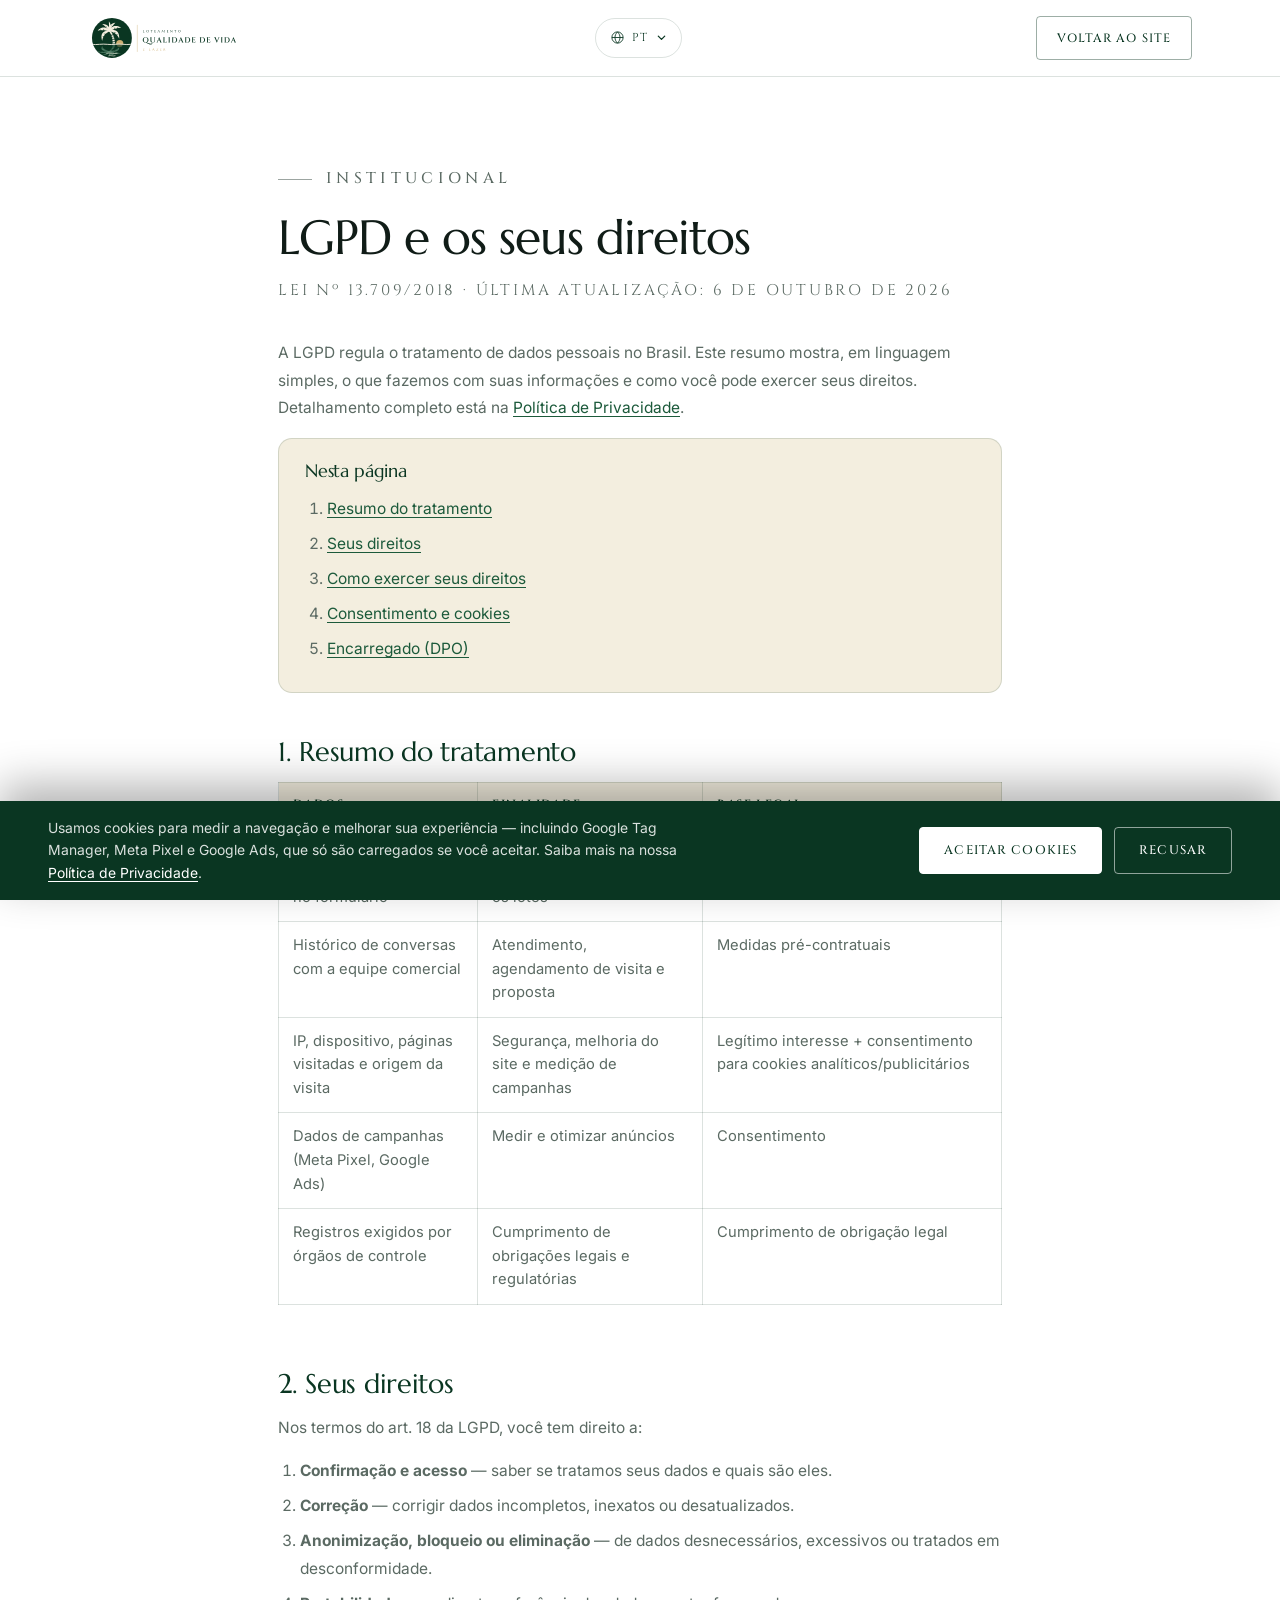
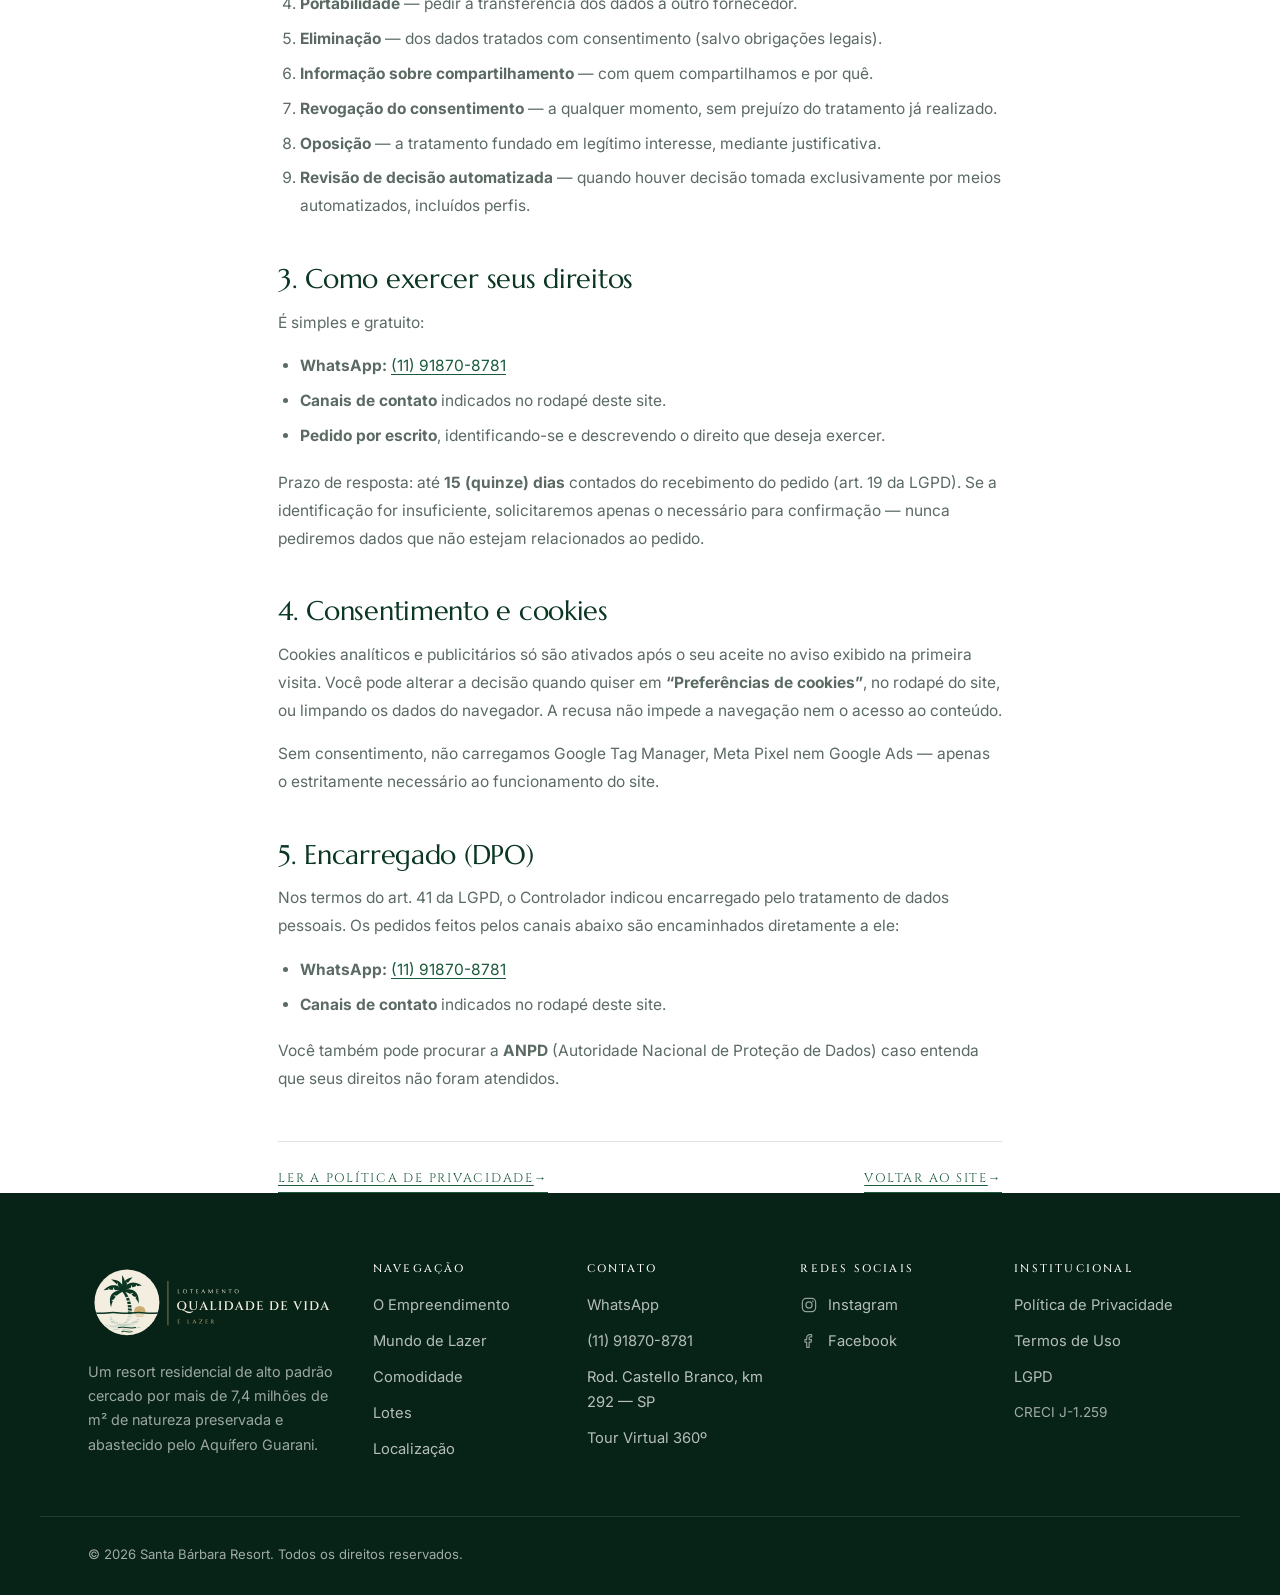
<file: lgpd.html>
<!DOCTYPE html>
<html lang="pt-BR">
<head>
<meta charset="utf-8">
<meta name="google-site-verification" content="7moX2FB-44fGr3kd8h0SFE3veuL7b8ABTsSkatwmvpk">
<meta name="viewport" content="width=device-width, initial-scale=1, viewport-fit=cover">
<title>LGPD e Seus Direitos | Santa Bárbara Resort</title>
<meta name="description" content="Lei Geral de Proteção de Dados (Lei 13.709/2018): quais dados tratamos, finalidades, bases legais e como exercer seus direitos junto ao Santa Bárbara Resort.">
<meta name="robots" content="index, follow, max-image-preview:large">
<meta name="theme-color" content="#0A3622">
<link rel="canonical" href="https://loteamentoqualidadeelazer.com.br/lgpd.html">

<meta property="og:type" content="website">
<meta property="og:locale" content="pt_BR">
<meta property="og:site_name" content="Santa Bárbara Resort">
<meta property="og:title" content="LGPD e Seus Direitos | Santa Bárbara Resort">
<meta property="og:description" content="Como tratamos seus dados pessoais e como exercer os direitos previstos na LGPD.">
<meta property="og:url" content="https://loteamentoqualidadeelazer.com.br/lgpd.html">
<meta property="og:image" content="https://loteamentoqualidadeelazer.com.br/assets/img/fotos/og-capa.jpg?v=20261007e">

<link rel="icon" href="assets/img/favicon.svg?v=20261109a" type="image/svg+xml">
<link rel="icon" href="favicon.ico" sizes="48x48">
<link rel="apple-touch-icon" href="assets/img/apple-touch-icon-180.png?v=20261109a">
<link rel="preconnect" href="https://fonts.googleapis.com">
<link rel="preconnect" href="https://fonts.gstatic.com" crossorigin>
<link href="https://fonts.googleapis.com/css2?family=Cinzel:wght@400;500;600&family=Inter:wght@300;400;500&family=Marcellus&family=Montserrat:wght@300;400;500;600&display=swap" rel="stylesheet">
<link rel="stylesheet" href="assets/css/styles.css?v=20261109b">
</head>

<body>
<a class="skip-link" href="#conteudo">Pular para o conteúdo</a>

<header class="legal-top">
  <div class="container legal-top__inner">
    <a href="index.html" aria-label="Voltar ao site do Santa Bárbara Resort">
      <img class="brand-logo" src="assets/img/logo-horizontal-cor.svg?v=20261109a" width="816" height="256"
           alt="Loteamento Qualidade de Vida e Lazer" decoding="async">
    </a>
    <!-- Seletor de idioma -->
    <div class="lang notranslate" id="langSwitch">
      <button class="lang-btn" id="langBtn" type="button" aria-haspopup="true" aria-expanded="false" aria-controls="langMenu" aria-label="PT — Idioma do site">
        <svg class="lang-globe" viewBox="0 0 24 24" fill="none" stroke="currentColor" stroke-width="1.4" aria-hidden="true">
          <circle cx="12" cy="12" r="9"/>
          <path d="M3 12h18"/>
          <path d="M12 3c2.7 2.7 4 5.7 4 9s-1.3 6.3-4 9c-2.7-2.7-4-5.7-4-9s1.3-6.3 4-9z"/>
        </svg>
        <span id="langCurrent">PT</span>
        <svg class="lang-caret" viewBox="0 0 12 12" fill="none" stroke="currentColor" stroke-width="1.4" stroke-linecap="round" stroke-linejoin="round" aria-hidden="true"><path d="M2.5 4.5 6 8l3.5-3.5"/></svg>
      </button>
      <ul class="lang-menu" id="langMenu" hidden>
        <li><button type="button" data-lang="pt" lang="pt-BR" aria-current="true">Português <small>PT</small></button></li>
        <li><button type="button" data-lang="en" lang="en">English <small>EN</small></button></li>
        <li><button type="button" data-lang="es" lang="es">Español <small>ES</small></button></li>
        <li><button type="button" data-lang="fr" lang="fr">Français <small>FR</small></button></li>
        <li><button type="button" data-lang="it" lang="it">Italiano <small>IT</small></button></li>
        <li><button type="button" data-lang="de" lang="de">Deutsch <small>DE</small></button></li>
        <li><button type="button" data-lang="ja" lang="ja">日本語 <small>JA</small></button></li>
        <li><button type="button" data-lang="zh-CN" lang="zh-CN">中文 <small>ZH</small></button></li>
        <li><button type="button" data-lang="ko" lang="ko">한국어 <small>KO</small></button></li>
        <li><button type="button" data-lang="ru" lang="ru">Русский <small>RU</small></button></li>
        <li><button type="button" data-lang="nl" lang="nl">Nederlands <small>NL</small></button></li>
        <li><button type="button" data-lang="ar" lang="ar">العربية <small>AR</small></button></li>
      </ul>
    </div>

    <a class="btn btn-outline-dark btn-sm" href="index.html">Voltar ao site</a>
  </div>
</header>

<main class="legal" id="conteudo">
  <div class="container legal-wrap">
    <p class="eyebrow">Institucional</p>
    <h1 class="legal-title">LGPD e os seus direitos</h1>
    <p class="legal-updated">Lei nº 13.709/2018 · Última atualização: 6 de outubro de 2026</p>

    <p>
      A LGPD regula o tratamento de dados pessoais no Brasil. Este resumo mostra, em linguagem
      simples, o que fazemos com suas informações e como você pode exercer seus direitos.
      Detalhamento completo está na
      <a href="politica-de-privacidade.html">Política de Privacidade</a>.
    </p>

    <div class="legal-toc">
      <h2>Nesta página</h2>
      <ol>
        <li><a href="#resumo">Resumo do tratamento</a></li>
        <li><a href="#direitos">Seus direitos</a></li>
        <li><a href="#como">Como exercer seus direitos</a></li>
        <li><a href="#consentimento">Consentimento e cookies</a></li>
        <li><a href="#encarregado">Encarregado (DPO)</a></li>
      </ol>
    </div>

    <h2 id="resumo">1. Resumo do tratamento</h2>
    <div class="legal-table-scroll">
      <table>
        <thead>
          <tr><th>Dados</th><th>Finalidade</th><th>Base legal</th></tr>
        </thead>
        <tbody>
          <tr>
            <td>Nome, e-mail e WhatsApp informados no formulário</td>
            <td>Responder ao contato e enviar informações sobre os lotes</td>
            <td>Consentimento e medidas pré-contratuais</td>
          </tr>
          <tr>
            <td>Histórico de conversas com a equipe comercial</td>
            <td>Atendimento, agendamento de visita e proposta</td>
            <td>Medidas pré-contratuais</td>
          </tr>
          <tr>
            <td>IP, dispositivo, páginas visitadas e origem da visita</td>
            <td>Segurança, melhoria do site e medição de campanhas</td>
            <td>Legítimo interesse + consentimento para cookies analíticos/publicitários</td>
          </tr>
          <tr>
            <td>Dados de campanhas (Meta Pixel, Google Ads)</td>
            <td>Medir e otimizar anúncios</td>
            <td>Consentimento</td>
          </tr>
          <tr>
            <td>Registros exigidos por órgãos de controle</td>
            <td>Cumprimento de obrigações legais e regulatórias</td>
            <td>Cumprimento de obrigação legal</td>
          </tr>
        </tbody>
      </table>
    </div>

    <h2 id="direitos">2. Seus direitos</h2>
    <p>Nos termos do art. 18 da LGPD, você tem direito a:</p>
    <ol>
      <li><strong>Confirmação e acesso</strong> — saber se tratamos seus dados e quais são eles.</li>
      <li><strong>Correção</strong> — corrigir dados incompletos, inexatos ou desatualizados.</li>
      <li><strong>Anonimização, bloqueio ou eliminação</strong> — de dados desnecessários, excessivos ou tratados em desconformidade.</li>
      <li><strong>Portabilidade</strong> — pedir a transferência dos dados a outro fornecedor.</li>
      <li><strong>Eliminação</strong> — dos dados tratados com consentimento (salvo obrigações legais).</li>
      <li><strong>Informação sobre compartilhamento</strong> — com quem compartilhamos e por quê.</li>
      <li><strong>Revogação do consentimento</strong> — a qualquer momento, sem prejuízo do tratamento já realizado.</li>
      <li><strong>Oposição</strong> — a tratamento fundado em legítimo interesse, mediante justificativa.</li>
      <li><strong>Revisão de decisão automatizada</strong> — quando houver decisão tomada exclusivamente por meios automatizados, incluídos perfis.</li>
    </ol>

    <h2 id="como">3. Como exercer seus direitos</h2>
    <p>É simples e gratuito:</p>
    <ul>
      <li><strong>WhatsApp:</strong> <a href="https://wa.me/5511918708781" target="_blank" rel="noopener">(11) 91870-8781</a></li>
      <li><strong>Canais de contato</strong> indicados no rodapé deste site.</li>
      <li><strong>Pedido por escrito</strong>, identificando-se e descrevendo o direito que deseja exercer.</li>
    </ul>
    <p>
      Prazo de resposta: até <strong>15 (quinze) dias</strong> contados do recebimento do pedido
      (art. 19 da LGPD). Se a identificação for insuficiente, solicitaremos apenas o necessário
      para confirmação — nunca pediremos dados que não estejam relacionados ao pedido.
    </p>

    <h2 id="consentimento">4. Consentimento e cookies</h2>
    <p>
      Cookies analíticos e publicitários só são ativados após o seu aceite no aviso exibido na
      primeira visita. Você pode alterar a decisão quando quiser em
      <strong>“Preferências de cookies”</strong>, no rodapé do site, ou limpando os dados do
      navegador. A recusa não impede a navegação nem o acesso ao conteúdo.
    </p>
    <p>
      Sem consentimento, não carregamos Google Tag Manager, Meta Pixel nem Google Ads — apenas o
      estritamente necessário ao funcionamento do site.
    </p>

    <h2 id="encarregado">5. Encarregado (DPO)</h2>
    <p>
      Nos termos do art. 41 da LGPD, o Controlador indicou encarregado pelo tratamento de dados
      pessoais. Os pedidos feitos pelos canais abaixo são encaminhados diretamente a ele:
    </p>
    <ul>
      <li><strong>WhatsApp:</strong> <a href="https://wa.me/5511918708781" target="_blank" rel="noopener">(11) 91870-8781</a></li>
      <li><strong>Canais de contato</strong> indicados no rodapé deste site.</li>
    </ul>
    <p>
      Você também pode procurar a <strong>ANPD</strong> (Autoridade Nacional de Proteção de Dados)
      caso entenda que seus direitos não foram atendidos.
    </p>

    <nav class="legal-nav">
      <a class="link-arrow" href="politica-de-privacidade.html">Ler a Política de Privacidade</a>
      <a class="link-arrow" href="index.html">Voltar ao site</a>
    </nav>
  </div>
</main>

<!-- ============================ RODAPÉ ============================ -->
<footer class="site-footer">
  <div class="container footer-grid">
    <div class="footer-brand">
      <img class="footer-logo" src="assets/img/logo-horizontal-negativa.svg?v=20261109a" width="816" height="256"
           alt="Loteamento Qualidade de Vida e Lazer" loading="lazy" decoding="async">
      <p>Um resort residencial de alto padrão cercado por mais de 7,4 milhões de m² de natureza preservada e abastecido pelo Aquífero Guarani.</p>
    </div>

    <div class="footer-col">
      <h3>Navegação</h3>
      <a href="index.html#empreendimento">O Empreendimento</a>
      <a href="index.html#lazer">Mundo de Lazer</a>
      <a href="index.html#comodidade">Comodidade</a>
      <a href="index.html#lotes">Lotes</a>
      <a href="index.html#localizacao">Localização</a>
    </div>

    <div class="footer-col">
      <h3>Contato</h3>
      <a href="https://wa.me/message/LN5PZJ64LTILC1" target="_blank" rel="noopener">WhatsApp</a>
      <a href="tel:+5511918708781">(11) 91870-8781</a>
      <span>Rod. Castello Branco, km 292 — SP</span>
      <a href="index.html#localizacao">Tour Virtual 360º</a>
    </div>

    <div class="footer-col footer-col--social">
      <h3>Redes Sociais</h3>
      <a class="social-link" href="https://www.instagram.com/loteamentoqualidadeelazer/" target="_blank" rel="noopener" aria-label="Instagram do Santa Bárbara Resort">
        <svg viewBox="0 0 24 24" fill="none" stroke="currentColor" stroke-width="1.6" stroke-linecap="round" aria-hidden="true">
          <rect x="3.2" y="3.2" width="17.6" height="17.6" rx="5"/>
          <circle cx="12" cy="12" r="4.1"/>
          <circle cx="17.1" cy="6.9" r="1.05" fill="currentColor" stroke="none"/>
        </svg>
        <span>Instagram</span>
      </a>
      <a class="social-link" href="https://www.facebook.com/loteamentoqualidadedevidaelazer/" target="_blank" rel="noopener" aria-label="Facebook do Santa Bárbara Resort">
        <svg viewBox="0 0 24 24" fill="none" stroke="currentColor" stroke-width="1.6" stroke-linejoin="round" aria-hidden="true">
          <path d="M15.5 3.6h-2.6a4 4 0 00-4 4V10.2H6.6v3.2h2.3v7h3.3v-7h2.6l.5-3.2h-3.1V7.8c0-.7.5-1.2 1.2-1.2h2.1V3.6z"/>
        </svg>
        <span>Facebook</span>
      </a>
    </div>

    <div class="footer-col footer-col--legal">
      <h3>Institucional</h3>
      <a href="politica-de-privacidade.html" target="_blank" rel="noopener">Política de Privacidade</a>
      <a href="termos-de-uso.html" target="_blank" rel="noopener">Termos de Uso</a>
      <a href="lgpd.html" target="_blank" rel="noopener">LGPD</a>
      <span class="creci">CRECI J-1.259</span>
    </div>
  </div>

  <div class="container footer-bottom">
    <p>© <span id="year">2026</span> Santa Bárbara Resort. Todos os direitos reservados.</p>
  </div>
</footer>

<script>document.getElementById('year').textContent = new Date().getFullYear();</script>

<!-- Aviso de cookies (LGPD) -->
<div class="cookie-bar" id="cookieBar" role="region" aria-label="Aviso de cookies" hidden>
  <div class="cookie-bar__inner">
    <p class="cookie-hint" id="cookieHint" hidden>Para usar o tradutor automático do site, é preciso aceitar os cookies.</p>
    <p>
      Usamos cookies para medir a navegação e melhorar sua experiência — incluindo Google Tag Manager,
      Meta Pixel e Google Ads, que só são carregados se você aceitar. Saiba mais na nossa
      <a href="politica-de-privacidade.html#cookies">Política de Privacidade</a>.
    </p>
    <div class="cookie-bar__actions">
      <button type="button" class="btn btn-light" id="cookieAccept">Aceitar cookies</button>
      <button type="button" class="btn btn-outline" id="cookieReject">Recusar</button>
    </div>
  </div>
</div>

<script src="assets/js/main.js?v=20261007e" defer></script>
</body>
</html>
</file>
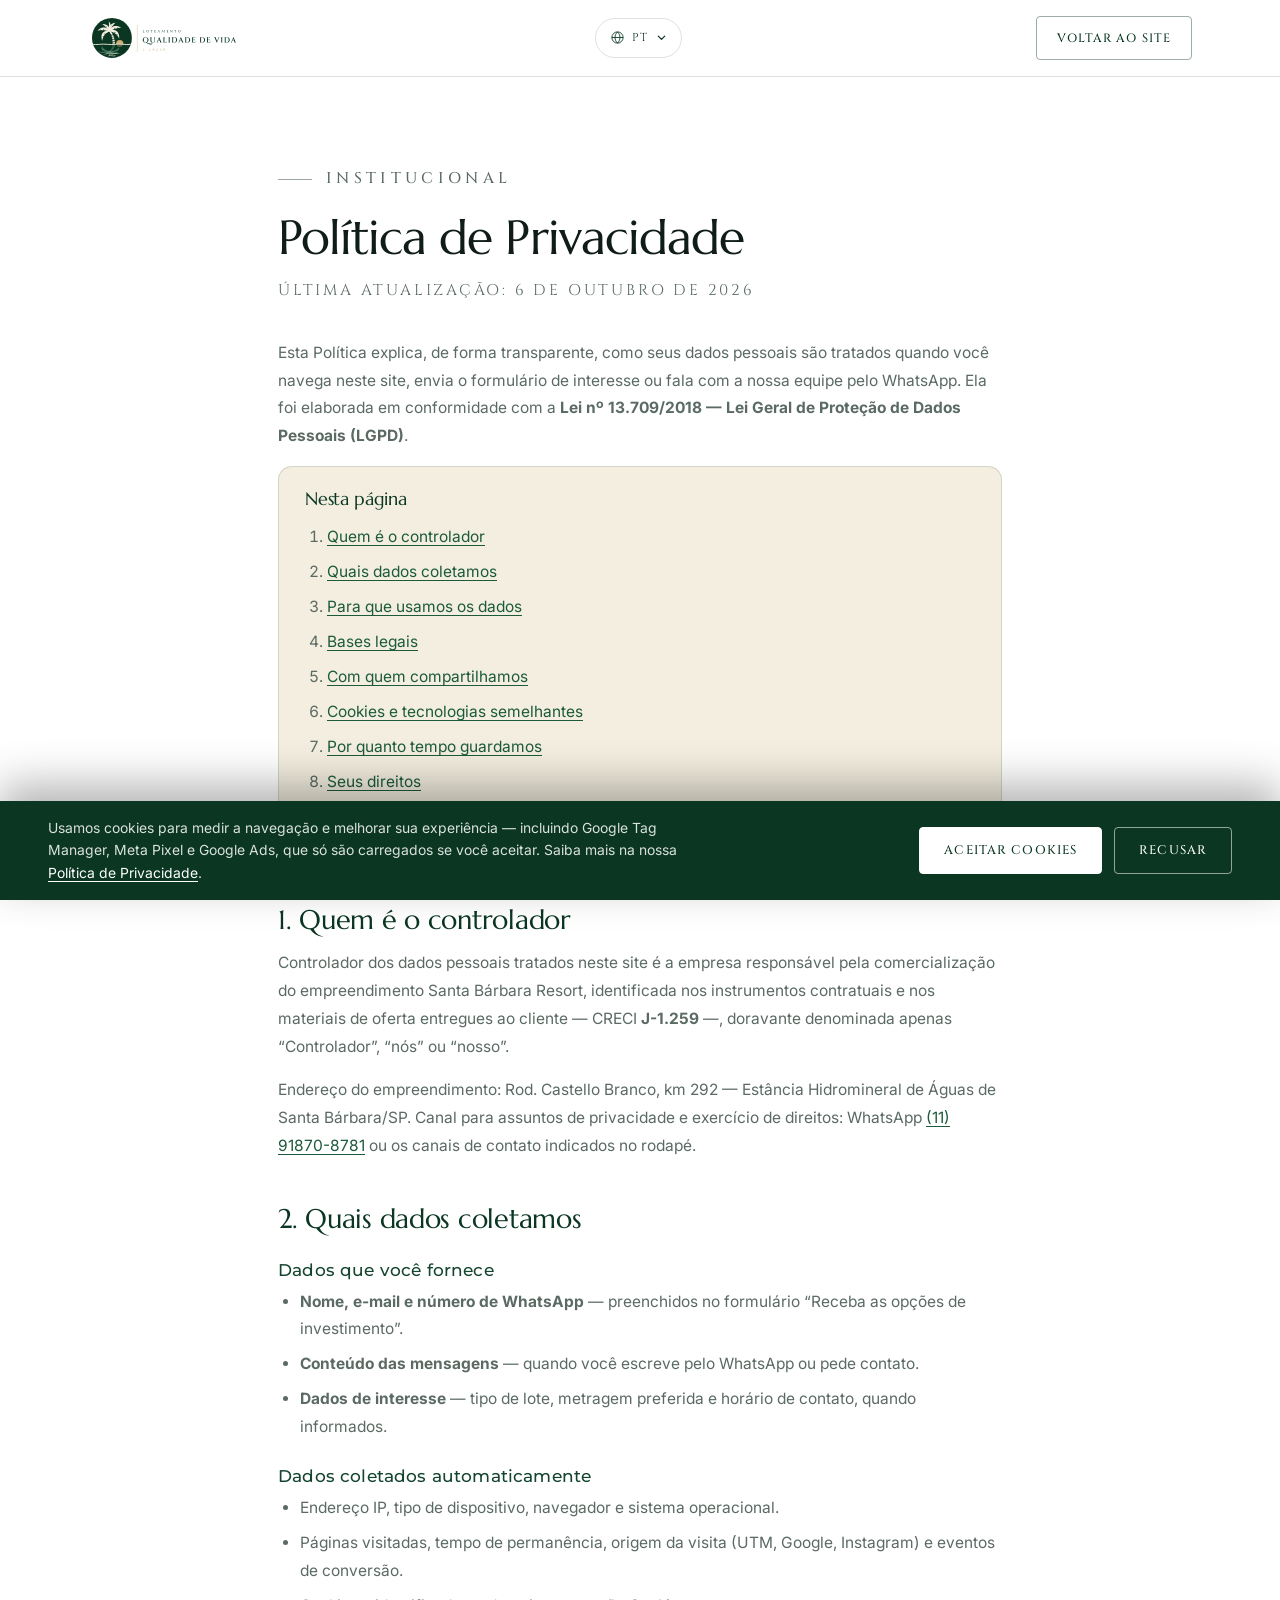
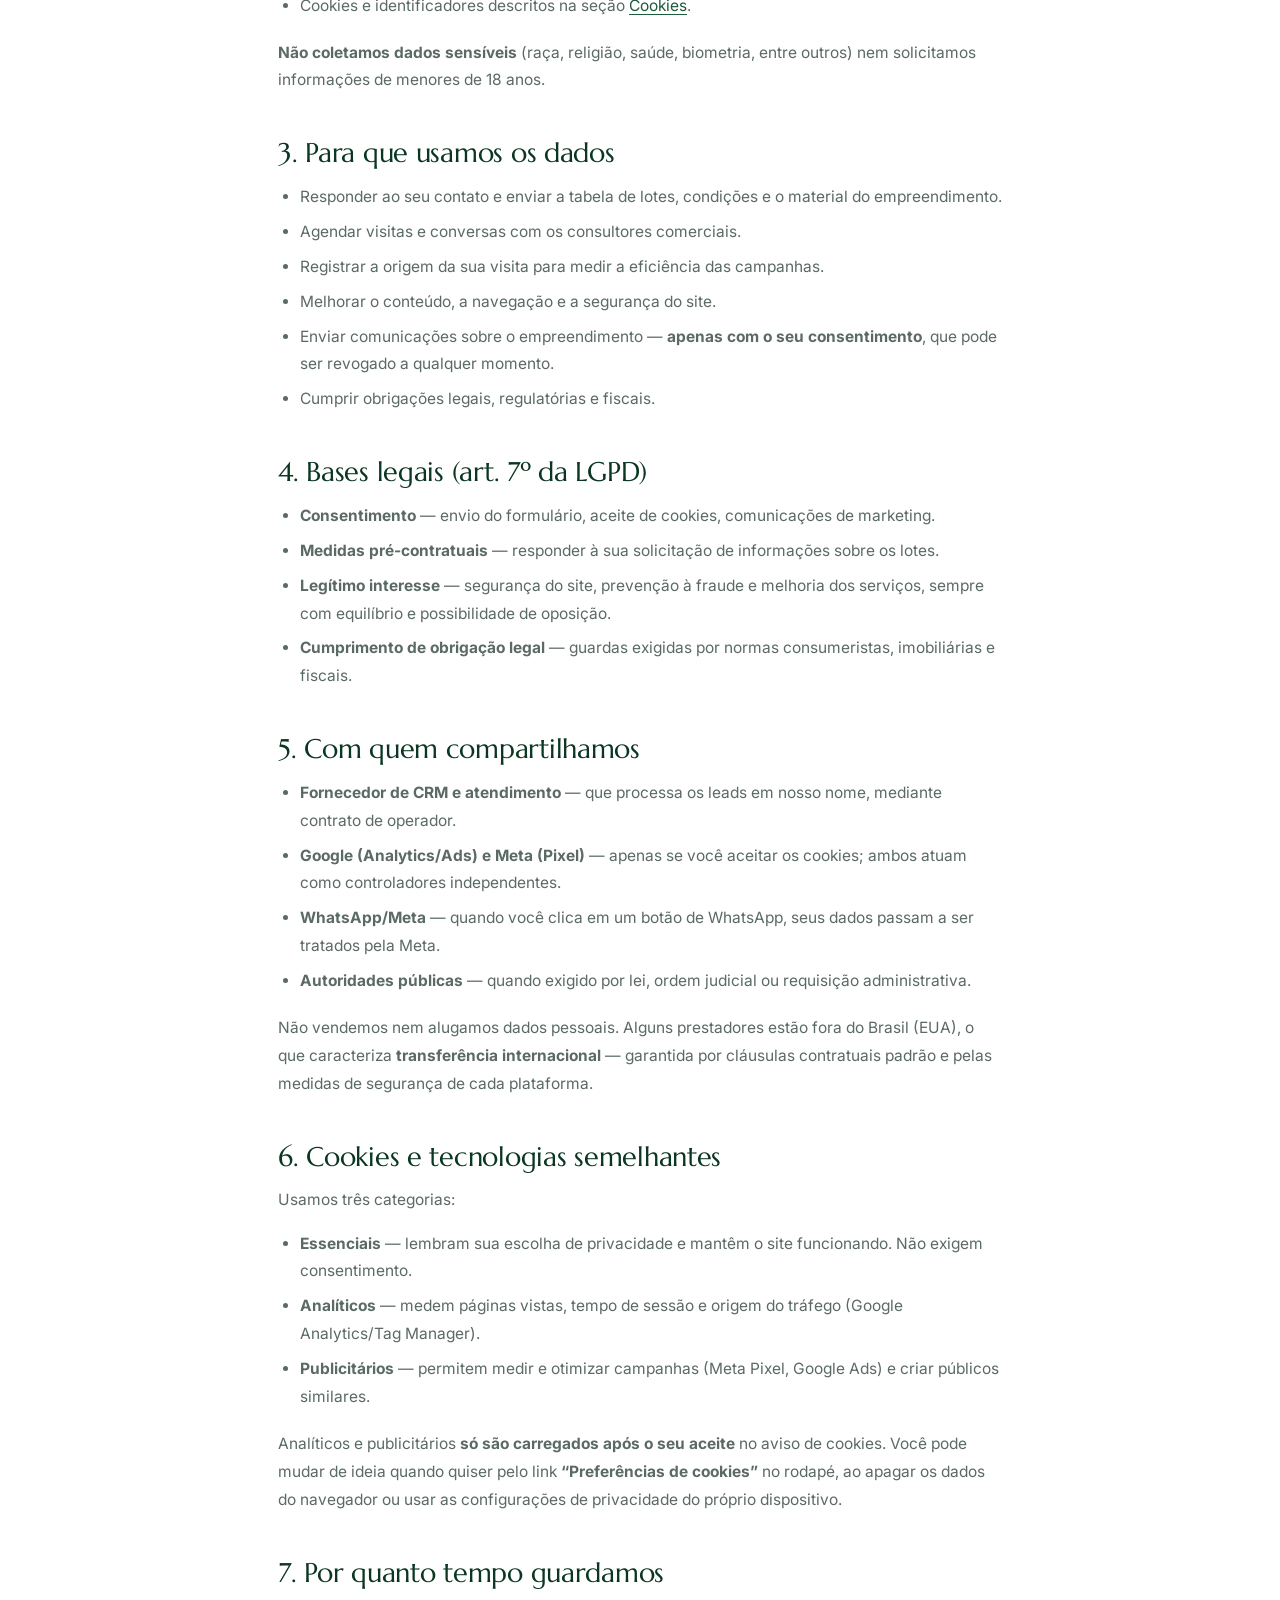
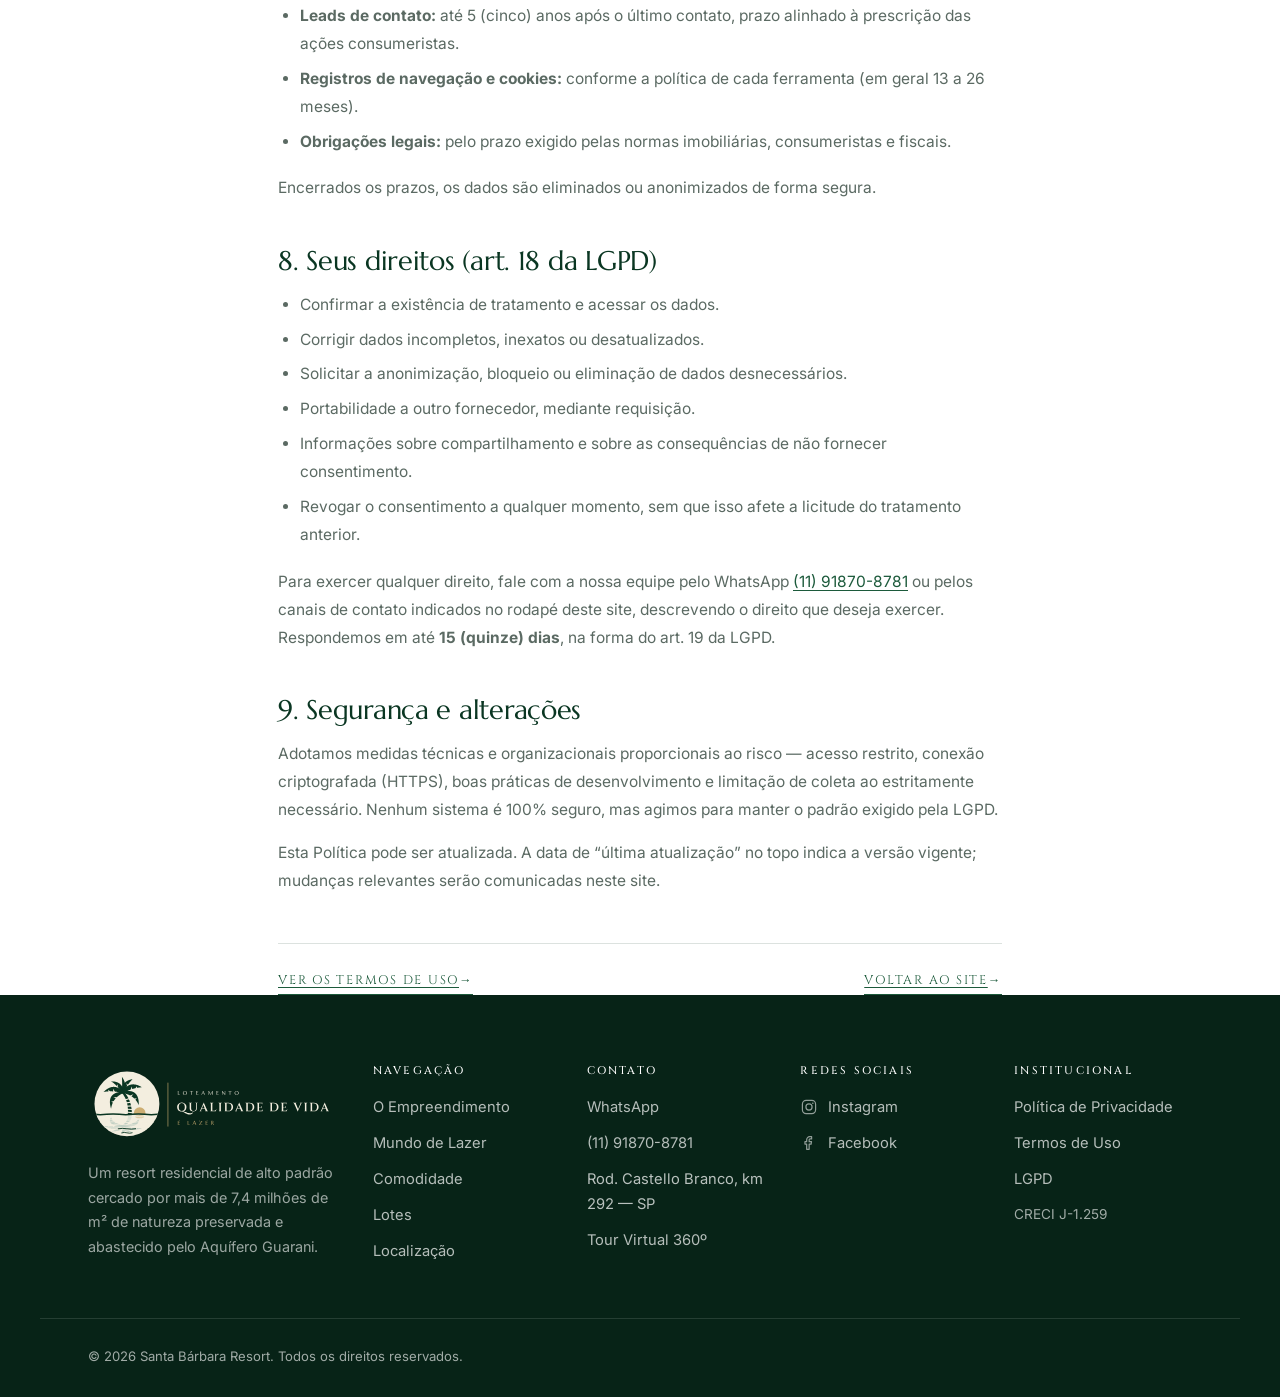
<file: politica-de-privacidade.html>
<!DOCTYPE html>
<html lang="pt-BR">
<head>
<meta charset="utf-8">
<meta name="google-site-verification" content="7moX2FB-44fGr3kd8h0SFE3veuL7b8ABTsSkatwmvpk">
<meta name="viewport" content="width=device-width, initial-scale=1, viewport-fit=cover">
<title>Política de Privacidade | Santa Bárbara Resort</title>
<meta name="description" content="Como o Santa Bárbara Resort coleta, usa, guarda e protege seus dados pessoais, os cookies utilizados e como exercer seus direitos previstos na LGPD.">
<meta name="robots" content="index, follow, max-image-preview:large">
<meta name="theme-color" content="#0A3622">
<link rel="canonical" href="https://loteamentoqualidadeelazer.com.br/politica-de-privacidade.html">

<meta property="og:type" content="website">
<meta property="og:locale" content="pt_BR">
<meta property="og:site_name" content="Santa Bárbara Resort">
<meta property="og:title" content="Política de Privacidade | Santa Bárbara Resort">
<meta property="og:description" content="Como coletamos, usamos e protegemos seus dados pessoais — e como exercer seus direitos na LGPD.">
<meta property="og:url" content="https://loteamentoqualidadeelazer.com.br/politica-de-privacidade.html">
<meta property="og:image" content="https://loteamentoqualidadeelazer.com.br/assets/img/fotos/og-capa.jpg?v=20261007e">

<link rel="icon" href="assets/img/favicon.svg?v=20261109a" type="image/svg+xml">
<link rel="icon" href="favicon.ico" sizes="48x48">
<link rel="apple-touch-icon" href="assets/img/apple-touch-icon-180.png?v=20261109a">
<link rel="preconnect" href="https://fonts.googleapis.com">
<link rel="preconnect" href="https://fonts.gstatic.com" crossorigin>
<link href="https://fonts.googleapis.com/css2?family=Cinzel:wght@400;500;600&family=Inter:wght@300;400;500&family=Marcellus&family=Montserrat:wght@300;400;500;600&display=swap" rel="stylesheet">
<link rel="stylesheet" href="assets/css/styles.css?v=20261109b">
</head>

<body>
<a class="skip-link" href="#conteudo">Pular para o conteúdo</a>

<header class="legal-top">
  <div class="container legal-top__inner">
    <a href="index.html" aria-label="Voltar ao site do Santa Bárbara Resort">
      <img class="brand-logo" src="assets/img/logo-horizontal-cor.svg?v=20261109a" width="816" height="256"
           alt="Loteamento Qualidade de Vida e Lazer" decoding="async">
    </a>
    <!-- Seletor de idioma -->
    <div class="lang notranslate" id="langSwitch">
      <button class="lang-btn" id="langBtn" type="button" aria-haspopup="true" aria-expanded="false" aria-controls="langMenu" aria-label="PT — Idioma do site">
        <svg class="lang-globe" viewBox="0 0 24 24" fill="none" stroke="currentColor" stroke-width="1.4" aria-hidden="true">
          <circle cx="12" cy="12" r="9"/>
          <path d="M3 12h18"/>
          <path d="M12 3c2.7 2.7 4 5.7 4 9s-1.3 6.3-4 9c-2.7-2.7-4-5.7-4-9s1.3-6.3 4-9z"/>
        </svg>
        <span id="langCurrent">PT</span>
        <svg class="lang-caret" viewBox="0 0 12 12" fill="none" stroke="currentColor" stroke-width="1.4" stroke-linecap="round" stroke-linejoin="round" aria-hidden="true"><path d="M2.5 4.5 6 8l3.5-3.5"/></svg>
      </button>
      <ul class="lang-menu" id="langMenu" hidden>
        <li><button type="button" data-lang="pt" lang="pt-BR" aria-current="true">Português <small>PT</small></button></li>
        <li><button type="button" data-lang="en" lang="en">English <small>EN</small></button></li>
        <li><button type="button" data-lang="es" lang="es">Español <small>ES</small></button></li>
        <li><button type="button" data-lang="fr" lang="fr">Français <small>FR</small></button></li>
        <li><button type="button" data-lang="it" lang="it">Italiano <small>IT</small></button></li>
        <li><button type="button" data-lang="de" lang="de">Deutsch <small>DE</small></button></li>
        <li><button type="button" data-lang="ja" lang="ja">日本語 <small>JA</small></button></li>
        <li><button type="button" data-lang="zh-CN" lang="zh-CN">中文 <small>ZH</small></button></li>
        <li><button type="button" data-lang="ko" lang="ko">한국어 <small>KO</small></button></li>
        <li><button type="button" data-lang="ru" lang="ru">Русский <small>RU</small></button></li>
        <li><button type="button" data-lang="nl" lang="nl">Nederlands <small>NL</small></button></li>
        <li><button type="button" data-lang="ar" lang="ar">العربية <small>AR</small></button></li>
      </ul>
    </div>

    <a class="btn btn-outline-dark btn-sm" href="index.html">Voltar ao site</a>
  </div>
</header>

<main class="legal" id="conteudo">
  <div class="container legal-wrap">
    <p class="eyebrow">Institucional</p>
    <h1 class="legal-title">Política de Privacidade</h1>
    <p class="legal-updated">Última atualização: 6 de outubro de 2026</p>

    <p>
      Esta Política explica, de forma transparente, como seus dados pessoais são tratados quando
      você navega neste site, envia o formulário de interesse ou fala com a nossa equipe pelo
      WhatsApp. Ela foi elaborada em conformidade com a <strong>Lei nº 13.709/2018 — Lei Geral de
      Proteção de Dados Pessoais (LGPD)</strong>.
    </p>

    <div class="legal-toc">
      <h2>Nesta página</h2>
      <ol>
        <li><a href="#controlador">Quem é o controlador</a></li>
        <li><a href="#dados">Quais dados coletamos</a></li>
        <li><a href="#finalidades">Para que usamos os dados</a></li>
        <li><a href="#bases">Bases legais</a></li>
        <li><a href="#compartilhamento">Com quem compartilhamos</a></li>
        <li><a href="#cookies">Cookies e tecnologias semelhantes</a></li>
        <li><a href="#retencao">Por quanto tempo guardamos</a></li>
        <li><a href="#direitos">Seus direitos</a></li>
        <li><a href="#seguranca">Segurança e alterações</a></li>
      </ol>
    </div>

    <h2 id="controlador">1. Quem é o controlador</h2>
    <p>
      Controlador dos dados pessoais tratados neste site é a empresa responsável pela
      comercialização do empreendimento Santa Bárbara Resort, identificada nos instrumentos
      contratuais e nos materiais de oferta entregues ao cliente — CRECI <strong>J-1.259</strong> —,
      doravante denominada apenas “Controlador”, “nós” ou “nosso”.
    </p>
    <p>
      Endereço do empreendimento: Rod. Castello Branco, km 292 — Estância Hidromineral de Águas de
      Santa Bárbara/SP. Canal para assuntos de privacidade e exercício de direitos: WhatsApp
      <a href="https://wa.me/5511918708781" target="_blank" rel="noopener">(11) 91870-8781</a>
      ou os canais de contato indicados no rodapé.
    </p>

    <h2 id="dados">2. Quais dados coletamos</h2>
    <h3>Dados que você fornece</h3>
    <ul>
      <li><strong>Nome, e-mail e número de WhatsApp</strong> — preenchidos no formulário “Receba as opções de investimento”.</li>
      <li><strong>Conteúdo das mensagens</strong> — quando você escreve pelo WhatsApp ou pede contato.</li>
      <li><strong>Dados de interesse</strong> — tipo de lote, metragem preferida e horário de contato, quando informados.</li>
    </ul>
    <h3>Dados coletados automaticamente</h3>
    <ul>
      <li>Endereço IP, tipo de dispositivo, navegador e sistema operacional.</li>
      <li>Páginas visitadas, tempo de permanência, origem da visita (UTM, Google, Instagram) e eventos de conversão.</li>
      <li>Cookies e identificadores descritos na seção <a href="#cookies">Cookies</a>.</li>
    </ul>
    <p>
      <strong>Não coletamos dados sensíveis</strong> (raça, religião, saúde, biometria, entre outros)
      nem solicitamos informações de menores de 18 anos.
    </p>

    <h2 id="finalidades">3. Para que usamos os dados</h2>
    <ul>
      <li>Responder ao seu contato e enviar a tabela de lotes, condições e o material do empreendimento.</li>
      <li>Agendar visitas e conversas com os consultores comerciais.</li>
      <li>Registrar a origem da sua visita para medir a eficiência das campanhas.</li>
      <li>Melhorar o conteúdo, a navegação e a segurança do site.</li>
      <li>Enviar comunicações sobre o empreendimento — <strong>apenas com o seu consentimento</strong>, que pode ser revogado a qualquer momento.</li>
      <li>Cumprir obrigações legais, regulatórias e fiscais.</li>
    </ul>

    <h2 id="bases">4. Bases legais (art. 7º da LGPD)</h2>
    <ul>
      <li><strong>Consentimento</strong> — envio do formulário, aceite de cookies, comunicações de marketing.</li>
      <li><strong>Medidas pré-contratuais</strong> — responder à sua solicitação de informações sobre os lotes.</li>
      <li><strong>Legítimo interesse</strong> — segurança do site, prevenção à fraude e melhoria dos serviços, sempre com equilíbrio e possibilidade de oposição.</li>
      <li><strong>Cumprimento de obrigação legal</strong> — guardas exigidas por normas consumeristas, imobiliárias e fiscais.</li>
    </ul>

    <h2 id="compartilhamento">5. Com quem compartilhamos</h2>
    <ul>
      <li><strong>Fornecedor de CRM e atendimento</strong> — que processa os leads em nosso nome, mediante contrato de operador.</li>
      <li><strong>Google (Analytics/Ads) e Meta (Pixel)</strong> — apenas se você aceitar os cookies; ambos atuam como controladores independentes.</li>
      <li><strong>WhatsApp/Meta</strong> — quando você clica em um botão de WhatsApp, seus dados passam a ser tratados pela Meta.</li>
      <li><strong>Autoridades públicas</strong> — quando exigido por lei, ordem judicial ou requisição administrativa.</li>
    </ul>
    <p>
      Não vendemos nem alugamos dados pessoais. Alguns prestadores estão fora do Brasil (EUA),
      o que caracteriza <strong>transferência internacional</strong> — garantida por cláusulas
      contratuais padrão e pelas medidas de segurança de cada plataforma.
    </p>

    <h2 id="cookies">6. Cookies e tecnologias semelhantes</h2>
    <p>Usamos três categorias:</p>
    <ul>
      <li><strong>Essenciais</strong> — lembram sua escolha de privacidade e mantêm o site funcionando. Não exigem consentimento.</li>
      <li><strong>Analíticos</strong> — medem páginas vistas, tempo de sessão e origem do tráfego (Google Analytics/Tag Manager).</li>
      <li><strong>Publicitários</strong> — permitem medir e otimizar campanhas (Meta Pixel, Google Ads) e criar públicos similares.</li>
    </ul>
    <p>
      Analíticos e publicitários <strong>só são carregados após o seu aceite</strong> no aviso de
      cookies. Você pode mudar de ideia quando quiser pelo link
      <strong>“Preferências de cookies”</strong> no rodapé, ao apagar os dados do navegador ou
      usar as configurações de privacidade do próprio dispositivo.
    </p>

    <h2 id="retencao">7. Por quanto tempo guardamos</h2>
    <ul>
      <li><strong>Leads de contato:</strong> até 5 (cinco) anos após o último contato, prazo alinhado à prescrição das ações consumeristas.</li>
      <li><strong>Registros de navegação e cookies:</strong> conforme a política de cada ferramenta (em geral 13 a 26 meses).</li>
      <li><strong>Obrigações legais:</strong> pelo prazo exigido pelas normas imobiliárias, consumeristas e fiscais.</li>
    </ul>
    <p>Encerrados os prazos, os dados são eliminados ou anonimizados de forma segura.</p>

    <h2 id="direitos">8. Seus direitos (art. 18 da LGPD)</h2>
    <ul>
      <li>Confirmar a existência de tratamento e acessar os dados.</li>
      <li>Corrigir dados incompletos, inexatos ou desatualizados.</li>
      <li>Solicitar a anonimização, bloqueio ou eliminação de dados desnecessários.</li>
      <li>Portabilidade a outro fornecedor, mediante requisição.</li>
      <li>Informações sobre compartilhamento e sobre as consequências de não fornecer consentimento.</li>
      <li>Revogar o consentimento a qualquer momento, sem que isso afete a licitude do tratamento anterior.</li>
    </ul>
    <p>
      Para exercer qualquer direito, fale com a nossa equipe pelo WhatsApp
      <a href="https://wa.me/5511918708781" target="_blank" rel="noopener">(11) 91870-8781</a>
      ou pelos canais de contato indicados no rodapé deste site, descrevendo o direito que deseja
      exercer. Respondemos em até <strong>15 (quinze) dias</strong>, na forma do art. 19 da LGPD.
    </p>

    <h2 id="seguranca">9. Segurança e alterações</h2>
    <p>
      Adotamos medidas técnicas e organizacionais proporcionais ao risco — acesso restrito,
      conexão criptografada (HTTPS), boas práticas de desenvolvimento e limitação de coleta ao
      estritamente necessário. Nenhum sistema é 100% seguro, mas agimos para manter o padrão
      exigido pela LGPD.
    </p>
    <p>
      Esta Política pode ser atualizada. A data de “última atualização” no topo indica a versão
      vigente; mudanças relevantes serão comunicadas neste site.
    </p>

    <nav class="legal-nav">
      <a class="link-arrow" href="termos-de-uso.html">Ver os Termos de Uso</a>
      <a class="link-arrow" href="index.html">Voltar ao site</a>
    </nav>
  </div>
</main>

<!-- ============================ RODAPÉ ============================ -->
<footer class="site-footer">
  <div class="container footer-grid">
    <div class="footer-brand">
      <img class="footer-logo" src="assets/img/logo-horizontal-negativa.svg?v=20261109a" width="816" height="256"
           alt="Loteamento Qualidade de Vida e Lazer" loading="lazy" decoding="async">
      <p>Um resort residencial de alto padrão cercado por mais de 7,4 milhões de m² de natureza preservada e abastecido pelo Aquífero Guarani.</p>
    </div>

    <div class="footer-col">
      <h3>Navegação</h3>
      <a href="index.html#empreendimento">O Empreendimento</a>
      <a href="index.html#lazer">Mundo de Lazer</a>
      <a href="index.html#comodidade">Comodidade</a>
      <a href="index.html#lotes">Lotes</a>
      <a href="index.html#localizacao">Localização</a>
    </div>

    <div class="footer-col">
      <h3>Contato</h3>
      <a href="https://wa.me/message/LN5PZJ64LTILC1" target="_blank" rel="noopener">WhatsApp</a>
      <a href="tel:+5511918708781">(11) 91870-8781</a>
      <span>Rod. Castello Branco, km 292 — SP</span>
      <a href="index.html#localizacao">Tour Virtual 360º</a>
    </div>

    <div class="footer-col footer-col--social">
      <h3>Redes Sociais</h3>
      <a class="social-link" href="https://www.instagram.com/loteamentoqualidadeelazer/" target="_blank" rel="noopener" aria-label="Instagram do Santa Bárbara Resort">
        <svg viewBox="0 0 24 24" fill="none" stroke="currentColor" stroke-width="1.6" stroke-linecap="round" aria-hidden="true">
          <rect x="3.2" y="3.2" width="17.6" height="17.6" rx="5"/>
          <circle cx="12" cy="12" r="4.1"/>
          <circle cx="17.1" cy="6.9" r="1.05" fill="currentColor" stroke="none"/>
        </svg>
        <span>Instagram</span>
      </a>
      <a class="social-link" href="https://www.facebook.com/loteamentoqualidadedevidaelazer/" target="_blank" rel="noopener" aria-label="Facebook do Santa Bárbara Resort">
        <svg viewBox="0 0 24 24" fill="none" stroke="currentColor" stroke-width="1.6" stroke-linejoin="round" aria-hidden="true">
          <path d="M15.5 3.6h-2.6a4 4 0 00-4 4V10.2H6.6v3.2h2.3v7h3.3v-7h2.6l.5-3.2h-3.1V7.8c0-.7.5-1.2 1.2-1.2h2.1V3.6z"/>
        </svg>
        <span>Facebook</span>
      </a>
    </div>

    <div class="footer-col footer-col--legal">
      <h3>Institucional</h3>
      <a href="politica-de-privacidade.html" target="_blank" rel="noopener">Política de Privacidade</a>
      <a href="termos-de-uso.html" target="_blank" rel="noopener">Termos de Uso</a>
      <a href="lgpd.html" target="_blank" rel="noopener">LGPD</a>
      <span class="creci">CRECI J-1.259</span>
    </div>
  </div>

  <div class="container footer-bottom">
    <p>© <span id="year">2026</span> Santa Bárbara Resort. Todos os direitos reservados.</p>
  </div>
</footer>

<script>document.getElementById('year').textContent = new Date().getFullYear();</script>

<!-- Aviso de cookies (LGPD) -->
<div class="cookie-bar" id="cookieBar" role="region" aria-label="Aviso de cookies" hidden>
  <div class="cookie-bar__inner">
    <p class="cookie-hint" id="cookieHint" hidden>Para usar o tradutor automático do site, é preciso aceitar os cookies.</p>
    <p>
      Usamos cookies para medir a navegação e melhorar sua experiência — incluindo Google Tag Manager,
      Meta Pixel e Google Ads, que só são carregados se você aceitar. Saiba mais na nossa
      <a href="politica-de-privacidade.html#cookies">Política de Privacidade</a>.
    </p>
    <div class="cookie-bar__actions">
      <button type="button" class="btn btn-light" id="cookieAccept">Aceitar cookies</button>
      <button type="button" class="btn btn-outline" id="cookieReject">Recusar</button>
    </div>
  </div>
</div>

<script src="assets/js/main.js?v=20261007e" defer></script>
</body>
</html>
</file>
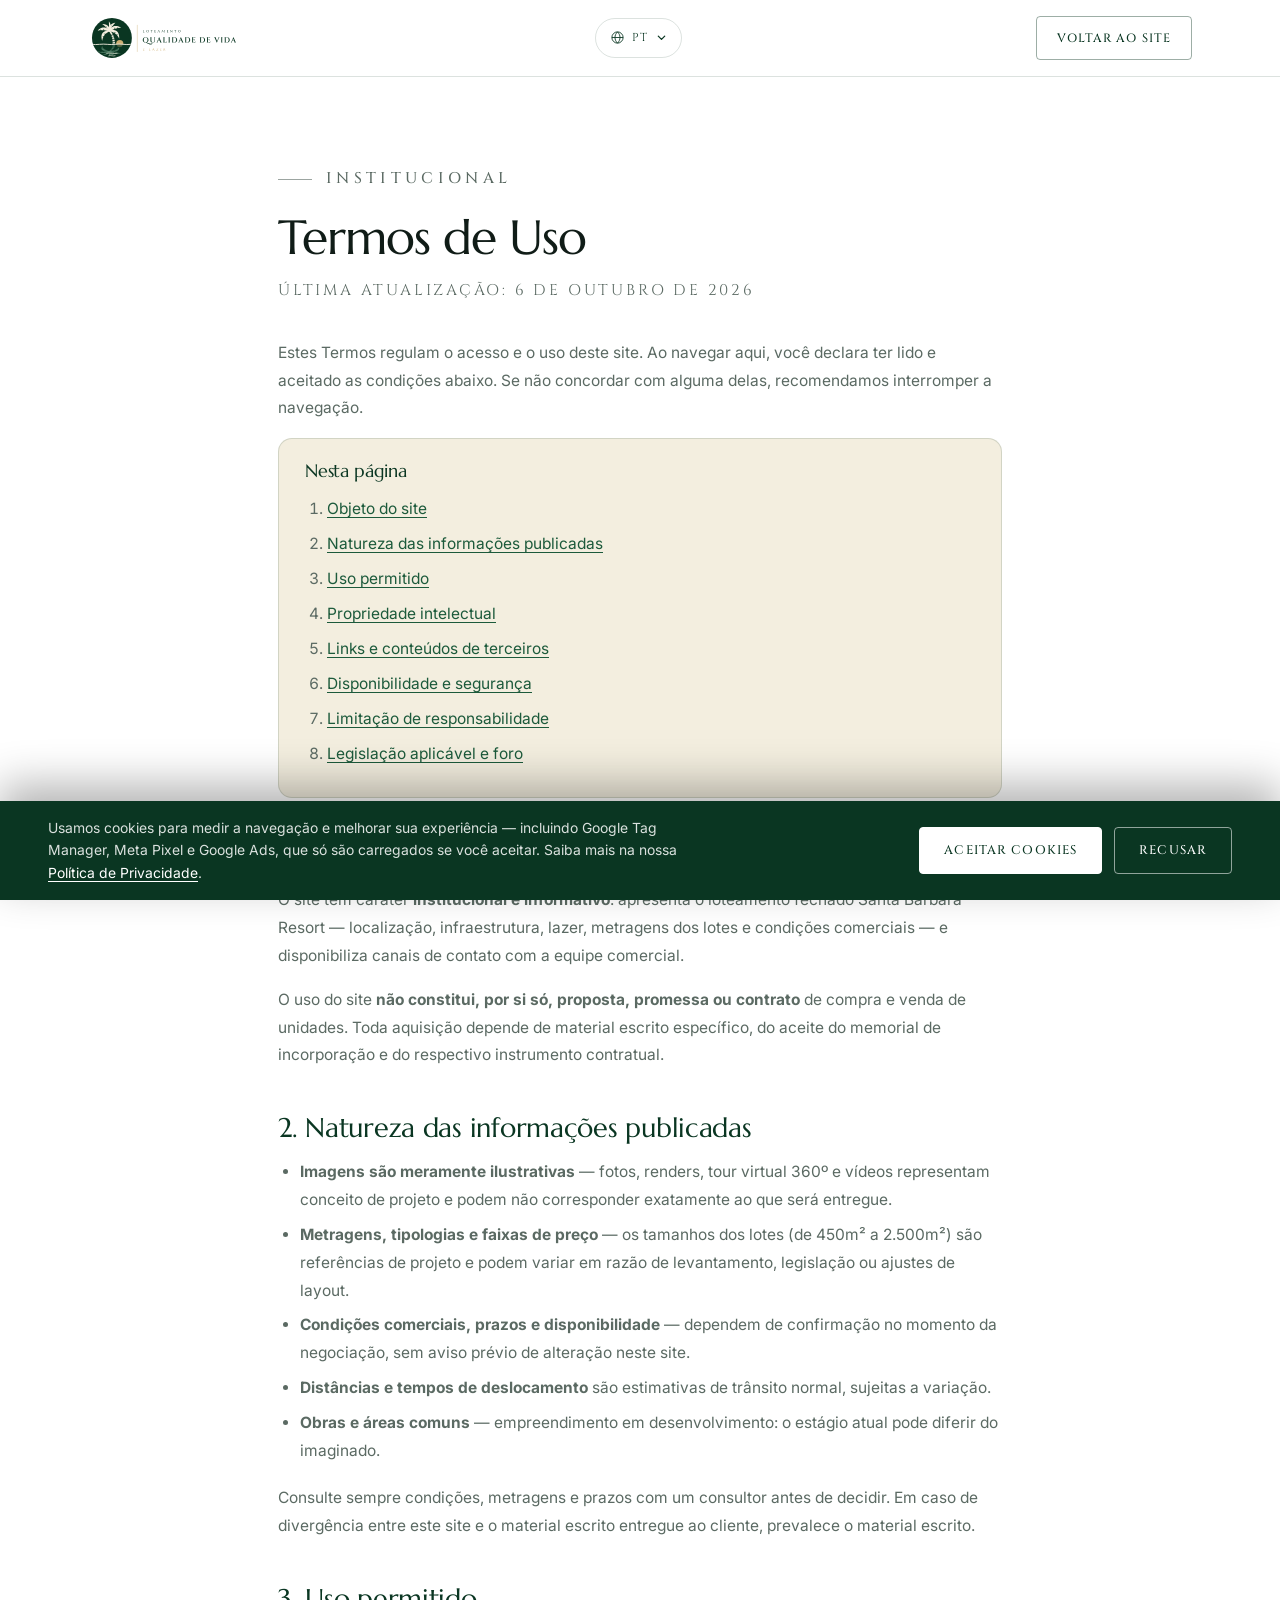
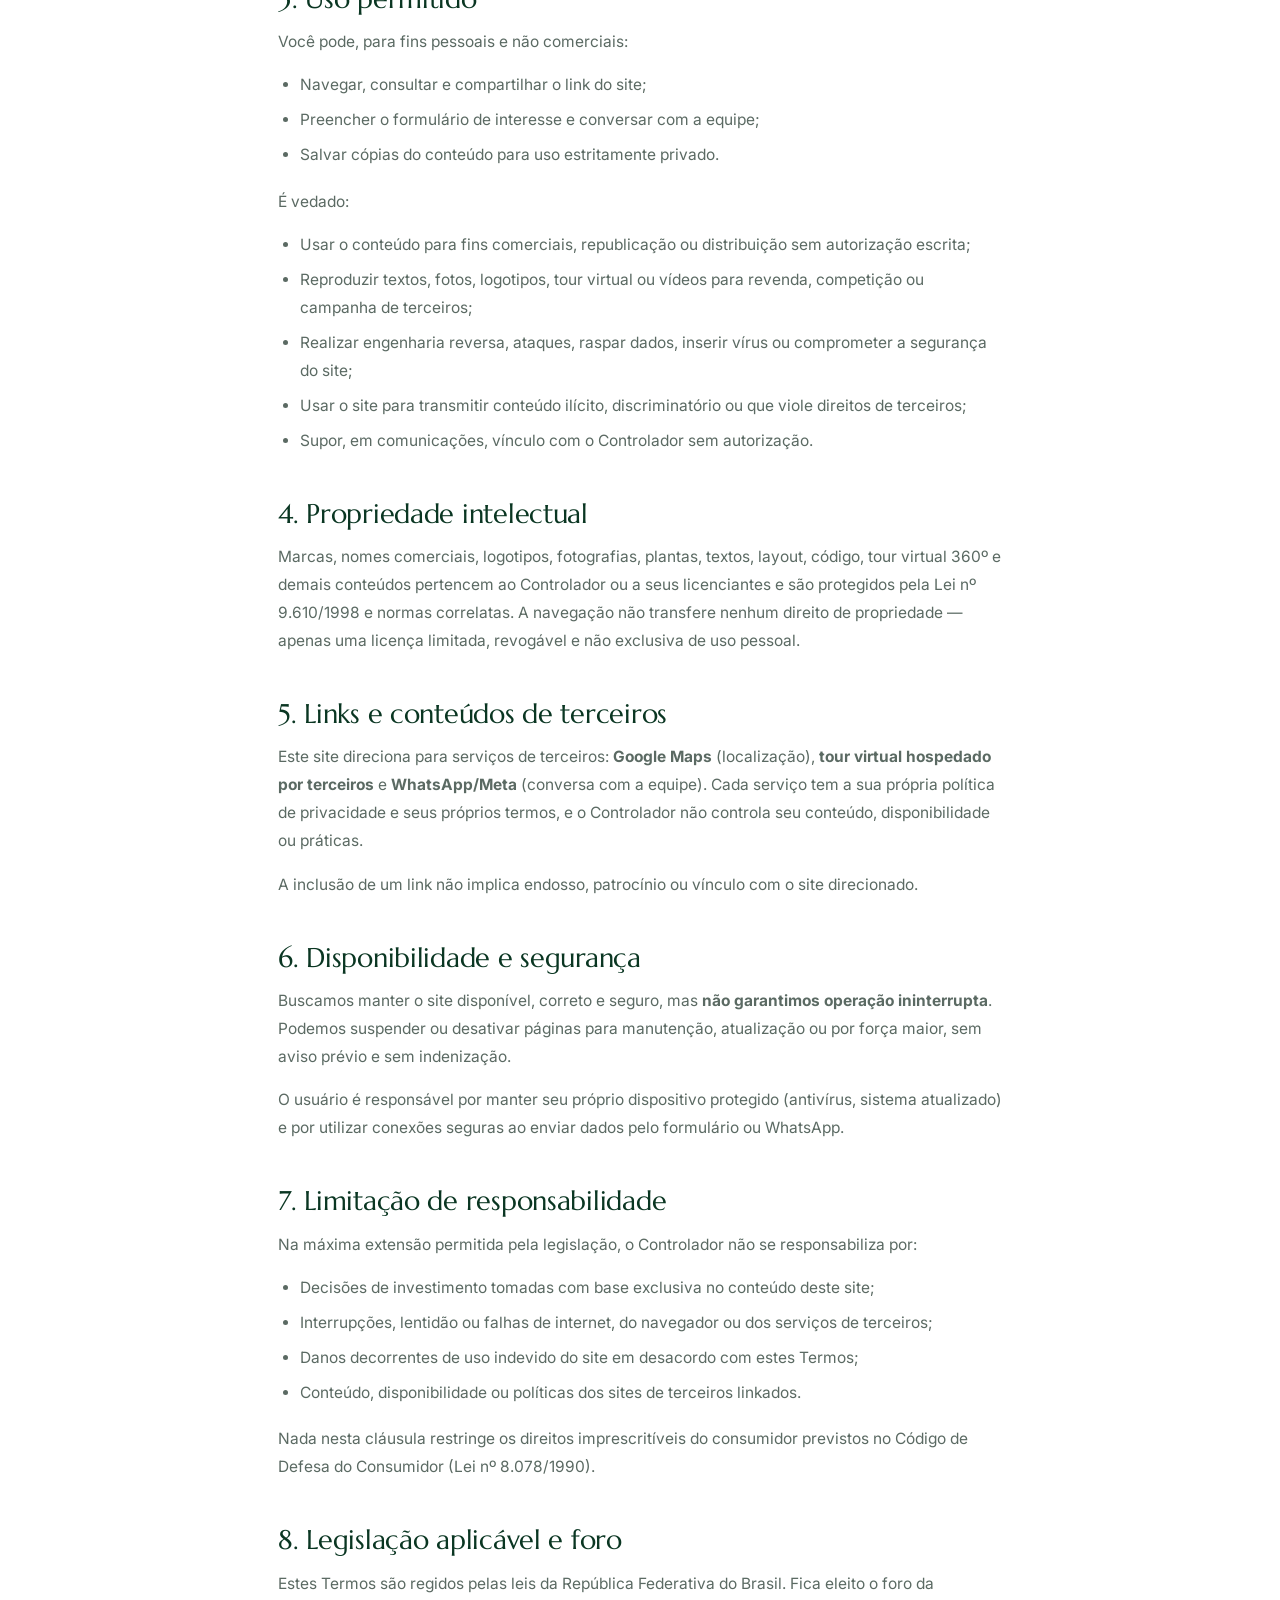
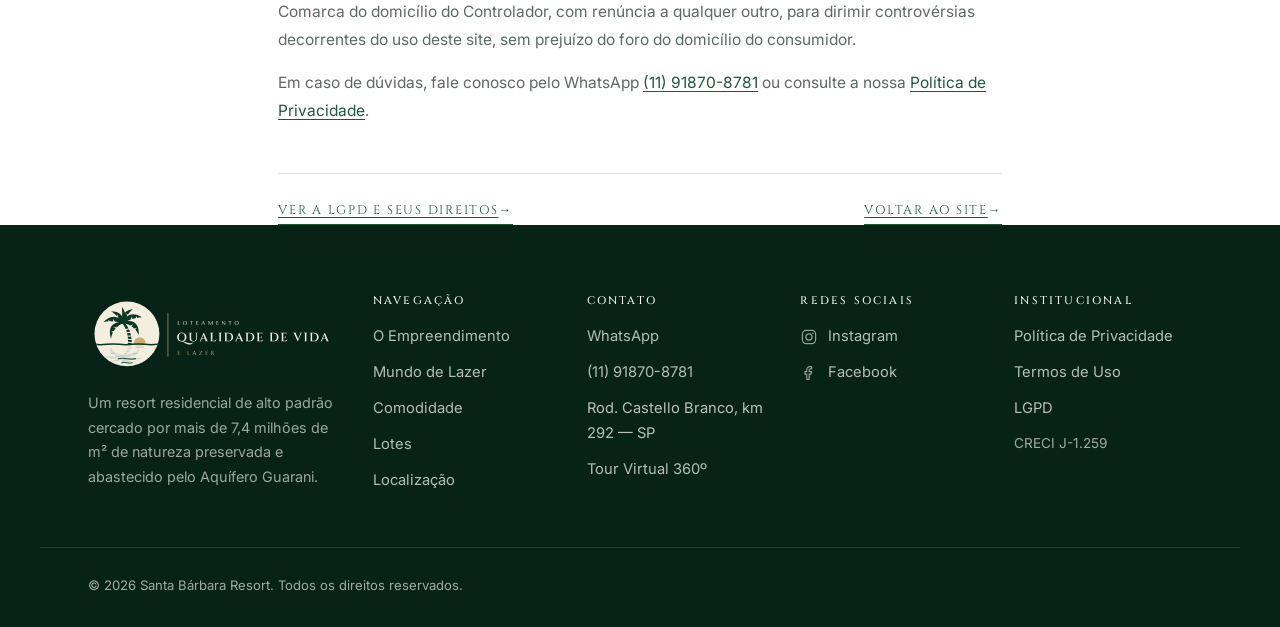
<file: termos-de-uso.html>
<!DOCTYPE html>
<html lang="pt-BR">
<head>
<meta charset="utf-8">
<meta name="google-site-verification" content="7moX2FB-44fGr3kd8h0SFE3veuL7b8ABTsSkatwmvpk">
<meta name="viewport" content="width=device-width, initial-scale=1, viewport-fit=cover">
<title>Termos de Uso | Santa Bárbara Resort</title>
<meta name="description" content="Condições de uso do site do Santa Bárbara Resort: regras de navegação, propriedade intelectual, links externos e limites de responsabilidade.">
<meta name="robots" content="index, follow, max-image-preview:large">
<meta name="theme-color" content="#0A3622">
<link rel="canonical" href="https://loteamentoqualidadeelazer.com.br/termos-de-uso.html">

<meta property="og:type" content="website">
<meta property="og:locale" content="pt_BR">
<meta property="og:site_name" content="Santa Bárbara Resort">
<meta property="og:title" content="Termos de Uso | Santa Bárbara Resort">
<meta property="og:description" content="Regras de uso do site, propriedade intelectual, links externos e limites de responsabilidade.">
<meta property="og:url" content="https://loteamentoqualidadeelazer.com.br/termos-de-uso.html">
<meta property="og:image" content="https://loteamentoqualidadeelazer.com.br/assets/img/fotos/og-capa.jpg?v=20261007e">

<link rel="icon" href="assets/img/favicon.svg?v=20261109a" type="image/svg+xml">
<link rel="icon" href="favicon.ico" sizes="48x48">
<link rel="apple-touch-icon" href="assets/img/apple-touch-icon-180.png?v=20261109a">
<link rel="preconnect" href="https://fonts.googleapis.com">
<link rel="preconnect" href="https://fonts.gstatic.com" crossorigin>
<link href="https://fonts.googleapis.com/css2?family=Cinzel:wght@400;500;600&family=Inter:wght@300;400;500&family=Marcellus&family=Montserrat:wght@300;400;500;600&display=swap" rel="stylesheet">
<link rel="stylesheet" href="assets/css/styles.css?v=20261109b">
</head>

<body>
<a class="skip-link" href="#conteudo">Pular para o conteúdo</a>

<header class="legal-top">
  <div class="container legal-top__inner">
    <a href="index.html" aria-label="Voltar ao site do Santa Bárbara Resort">
      <img class="brand-logo" src="assets/img/logo-horizontal-cor.svg?v=20261109a" width="816" height="256"
           alt="Loteamento Qualidade de Vida e Lazer" decoding="async">
    </a>
    <!-- Seletor de idioma -->
    <div class="lang notranslate" id="langSwitch">
      <button class="lang-btn" id="langBtn" type="button" aria-haspopup="true" aria-expanded="false" aria-controls="langMenu" aria-label="PT — Idioma do site">
        <svg class="lang-globe" viewBox="0 0 24 24" fill="none" stroke="currentColor" stroke-width="1.4" aria-hidden="true">
          <circle cx="12" cy="12" r="9"/>
          <path d="M3 12h18"/>
          <path d="M12 3c2.7 2.7 4 5.7 4 9s-1.3 6.3-4 9c-2.7-2.7-4-5.7-4-9s1.3-6.3 4-9z"/>
        </svg>
        <span id="langCurrent">PT</span>
        <svg class="lang-caret" viewBox="0 0 12 12" fill="none" stroke="currentColor" stroke-width="1.4" stroke-linecap="round" stroke-linejoin="round" aria-hidden="true"><path d="M2.5 4.5 6 8l3.5-3.5"/></svg>
      </button>
      <ul class="lang-menu" id="langMenu" hidden>
        <li><button type="button" data-lang="pt" lang="pt-BR" aria-current="true">Português <small>PT</small></button></li>
        <li><button type="button" data-lang="en" lang="en">English <small>EN</small></button></li>
        <li><button type="button" data-lang="es" lang="es">Español <small>ES</small></button></li>
        <li><button type="button" data-lang="fr" lang="fr">Français <small>FR</small></button></li>
        <li><button type="button" data-lang="it" lang="it">Italiano <small>IT</small></button></li>
        <li><button type="button" data-lang="de" lang="de">Deutsch <small>DE</small></button></li>
        <li><button type="button" data-lang="ja" lang="ja">日本語 <small>JA</small></button></li>
        <li><button type="button" data-lang="zh-CN" lang="zh-CN">中文 <small>ZH</small></button></li>
        <li><button type="button" data-lang="ko" lang="ko">한국어 <small>KO</small></button></li>
        <li><button type="button" data-lang="ru" lang="ru">Русский <small>RU</small></button></li>
        <li><button type="button" data-lang="nl" lang="nl">Nederlands <small>NL</small></button></li>
        <li><button type="button" data-lang="ar" lang="ar">العربية <small>AR</small></button></li>
      </ul>
    </div>

    <a class="btn btn-outline-dark btn-sm" href="index.html">Voltar ao site</a>
  </div>
</header>

<main class="legal" id="conteudo">
  <div class="container legal-wrap">
    <p class="eyebrow">Institucional</p>
    <h1 class="legal-title">Termos de Uso</h1>
    <p class="legal-updated">Última atualização: 6 de outubro de 2026</p>

    <p>
      Estes Termos regulam o acesso e o uso deste site. Ao navegar aqui, você declara ter lido e
      aceitado as condições abaixo. Se não concordar com alguma delas, recomendamos interromper
      a navegação.
    </p>

    <div class="legal-toc">
      <h2>Nesta página</h2>
      <ol>
        <li><a href="#objeto">Objeto do site</a></li>
        <li><a href="#informacoes">Natureza das informações publicadas</a></li>
        <li><a href="#uso">Uso permitido</a></li>
        <li><a href="#propriedade">Propriedade intelectual</a></li>
        <li><a href="#links">Links e conteúdos de terceiros</a></li>
        <li><a href="#disponibilidade">Disponibilidade e segurança</a></li>
        <li><a href="#responsabilidade">Limitação de responsabilidade</a></li>
        <li><a href="#legislacao">Legislação aplicável e foro</a></li>
      </ol>
    </div>

    <h2 id="objeto">1. Objeto do site</h2>
    <p>
      O site tem caráter <strong>institucional e informativo</strong>: apresenta o loteamento
      fechado Santa Bárbara Resort — localização, infraestrutura, lazer, metragens dos lotes e
      condições comerciais — e disponibiliza canais de contato com a equipe comercial.
    </p>
    <p>
      O uso do site <strong>não constitui, por si só, proposta, promessa ou contrato</strong> de
      compra e venda de unidades. Toda aquisição depende de material escrito específico, do
      aceite do memorial de incorporação e do respectivo instrumento contratual.
    </p>

    <h2 id="informacoes">2. Natureza das informações publicadas</h2>
    <ul>
      <li><strong>Imagens são meramente ilustrativas</strong> — fotos, renders, tour virtual 360º e vídeos representam conceito de projeto e podem não corresponder exatamente ao que será entregue.</li>
      <li><strong>Metragens, tipologias e faixas de preço</strong> — os tamanhos dos lotes (de 450m² a 2.500m²) são referências de projeto e podem variar em razão de levantamento, legislação ou ajustes de layout.</li>
      <li><strong>Condições comerciais, prazos e disponibilidade</strong> — dependem de confirmação no momento da negociação, sem aviso prévio de alteração neste site.</li>
      <li><strong>Distâncias e tempos de deslocamento</strong> são estimativas de trânsito normal, sujeitas a variação.</li>
      <li><strong>Obras e áreas comuns</strong> — empreendimento em desenvolvimento: o estágio atual pode diferir do imaginado.</li>
    </ul>
    <p>
      Consulte sempre condições, metragens e prazos com um consultor antes de decidir. Em caso de
      divergência entre este site e o material escrito entregue ao cliente, prevalece o material
      escrito.
    </p>

    <h2 id="uso">3. Uso permitido</h2>
    <p>Você pode, para fins pessoais e não comerciais:</p>
    <ul>
      <li>Navegar, consultar e compartilhar o link do site;</li>
      <li>Preencher o formulário de interesse e conversar com a equipe;</li>
      <li>Salvar cópias do conteúdo para uso estritamente privado.</li>
    </ul>
    <p>É vedado:</p>
    <ul>
      <li>Usar o conteúdo para fins comerciais, republicação ou distribuição sem autorização escrita;</li>
      <li>Reproduzir textos, fotos, logotipos, tour virtual ou vídeos para revenda, competição ou campanha de terceiros;</li>
      <li>Realizar engenharia reversa, ataques, raspar dados, inserir vírus ou comprometer a segurança do site;</li>
      <li>Usar o site para transmitir conteúdo ilícito, discriminatório ou que viole direitos de terceiros;</li>
      <li>Supor, em comunicações, vínculo com o Controlador sem autorização.</li>
    </ul>

    <h2 id="propriedade">4. Propriedade intelectual</h2>
    <p>
      Marcas, nomes comerciais, logotipos, fotografias, plantas, textos, layout, código, tour
      virtual 360º e demais conteúdos pertencem ao Controlador ou a seus licenciantes e são
      protegidos pela Lei nº 9.610/1998 e normas correlatas. A navegação não transfere nenhum
      direito de propriedade — apenas uma licença limitada, revogável e não exclusiva de uso
      pessoal.
    </p>

    <h2 id="links">5. Links e conteúdos de terceiros</h2>
    <p>
      Este site direciona para serviços de terceiros: <strong>Google Maps</strong> (localização),
      <strong>tour virtual hospedado por terceiros</strong> e <strong>WhatsApp/Meta</strong>
      (conversa com a equipe). Cada serviço tem a sua própria política de privacidade e seus
      próprios termos, e o Controlador não controla seu conteúdo, disponibilidade ou práticas.
    </p>
    <p>
      A inclusão de um link não implica endosso, patrocínio ou vínculo com o site direcionado.
    </p>

    <h2 id="disponibilidade">6. Disponibilidade e segurança</h2>
    <p>
      Buscamos manter o site disponível, correto e seguro, mas <strong>não garantimos operação
      ininterrupta</strong>. Podemos suspender ou desativar páginas para manutenção, atualização
      ou por força maior, sem aviso prévio e sem indenização.
    </p>
    <p>
      O usuário é responsável por manter seu próprio dispositivo protegido (antivírus, sistema
      atualizado) e por utilizar conexões seguras ao enviar dados pelo formulário ou WhatsApp.
    </p>

    <h2 id="responsabilidade">7. Limitação de responsabilidade</h2>
    <p>
      Na máxima extensão permitida pela legislação, o Controlador não se responsabiliza por:
    </p>
    <ul>
      <li>Decisões de investimento tomadas com base exclusiva no conteúdo deste site;</li>
      <li>Interrupções, lentidão ou falhas de internet, do navegador ou dos serviços de terceiros;</li>
      <li>Danos decorrentes de uso indevido do site em desacordo com estes Termos;</li>
      <li>Conteúdo, disponibilidade ou políticas dos sites de terceiros linkados.</li>
    </ul>
    <p>
      Nada nesta cláusula restringe os direitos imprescritíveis do consumidor previstos no
      Código de Defesa do Consumidor (Lei nº 8.078/1990).
    </p>

    <h2 id="legislacao">8. Legislação aplicável e foro</h2>
    <p>
      Estes Termos são regidos pelas leis da República Federativa do Brasil. Fica eleito o foro
      da Comarca do domicílio do Controlador, com renúncia a qualquer outro, para dirimir
      controvérsias decorrentes do uso deste site, sem prejuízo do foro do domicílio do consumidor.
    </p>
    <p>
      Em caso de dúvidas, fale conosco pelo WhatsApp <a href="https://wa.me/5511918708781" target="_blank" rel="noopener">(11) 91870-8781</a>
      ou consulte a nossa <a href="politica-de-privacidade.html">Política de Privacidade</a>.
    </p>

    <nav class="legal-nav">
      <a class="link-arrow" href="lgpd.html">Ver a LGPD e seus direitos</a>
      <a class="link-arrow" href="index.html">Voltar ao site</a>
    </nav>
  </div>
</main>

<!-- ============================ RODAPÉ ============================ -->
<footer class="site-footer">
  <div class="container footer-grid">
    <div class="footer-brand">
      <img class="footer-logo" src="assets/img/logo-horizontal-negativa.svg?v=20261109a" width="816" height="256"
           alt="Loteamento Qualidade de Vida e Lazer" loading="lazy" decoding="async">
      <p>Um resort residencial de alto padrão cercado por mais de 7,4 milhões de m² de natureza preservada e abastecido pelo Aquífero Guarani.</p>
    </div>

    <div class="footer-col">
      <h3>Navegação</h3>
      <a href="index.html#empreendimento">O Empreendimento</a>
      <a href="index.html#lazer">Mundo de Lazer</a>
      <a href="index.html#comodidade">Comodidade</a>
      <a href="index.html#lotes">Lotes</a>
      <a href="index.html#localizacao">Localização</a>
    </div>

    <div class="footer-col">
      <h3>Contato</h3>
      <a href="https://wa.me/message/LN5PZJ64LTILC1" target="_blank" rel="noopener">WhatsApp</a>
      <a href="tel:+5511918708781">(11) 91870-8781</a>
      <span>Rod. Castello Branco, km 292 — SP</span>
      <a href="index.html#localizacao">Tour Virtual 360º</a>
    </div>

    <div class="footer-col footer-col--social">
      <h3>Redes Sociais</h3>
      <a class="social-link" href="https://www.instagram.com/loteamentoqualidadeelazer/" target="_blank" rel="noopener" aria-label="Instagram do Santa Bárbara Resort">
        <svg viewBox="0 0 24 24" fill="none" stroke="currentColor" stroke-width="1.6" stroke-linecap="round" aria-hidden="true">
          <rect x="3.2" y="3.2" width="17.6" height="17.6" rx="5"/>
          <circle cx="12" cy="12" r="4.1"/>
          <circle cx="17.1" cy="6.9" r="1.05" fill="currentColor" stroke="none"/>
        </svg>
        <span>Instagram</span>
      </a>
      <a class="social-link" href="https://www.facebook.com/loteamentoqualidadedevidaelazer/" target="_blank" rel="noopener" aria-label="Facebook do Santa Bárbara Resort">
        <svg viewBox="0 0 24 24" fill="none" stroke="currentColor" stroke-width="1.6" stroke-linejoin="round" aria-hidden="true">
          <path d="M15.5 3.6h-2.6a4 4 0 00-4 4V10.2H6.6v3.2h2.3v7h3.3v-7h2.6l.5-3.2h-3.1V7.8c0-.7.5-1.2 1.2-1.2h2.1V3.6z"/>
        </svg>
        <span>Facebook</span>
      </a>
    </div>

    <div class="footer-col footer-col--legal">
      <h3>Institucional</h3>
      <a href="politica-de-privacidade.html" target="_blank" rel="noopener">Política de Privacidade</a>
      <a href="termos-de-uso.html" target="_blank" rel="noopener">Termos de Uso</a>
      <a href="lgpd.html" target="_blank" rel="noopener">LGPD</a>
      <span class="creci">CRECI J-1.259</span>
    </div>
  </div>

  <div class="container footer-bottom">
    <p>© <span id="year">2026</span> Santa Bárbara Resort. Todos os direitos reservados.</p>
  </div>
</footer>

<script>document.getElementById('year').textContent = new Date().getFullYear();</script>

<!-- Aviso de cookies (LGPD) -->
<div class="cookie-bar" id="cookieBar" role="region" aria-label="Aviso de cookies" hidden>
  <div class="cookie-bar__inner">
    <p class="cookie-hint" id="cookieHint" hidden>Para usar o tradutor automático do site, é preciso aceitar os cookies.</p>
    <p>
      Usamos cookies para medir a navegação e melhorar sua experiência — incluindo Google Tag Manager,
      Meta Pixel e Google Ads, que só são carregados se você aceitar. Saiba mais na nossa
      <a href="politica-de-privacidade.html#cookies">Política de Privacidade</a>.
    </p>
    <div class="cookie-bar__actions">
      <button type="button" class="btn btn-light" id="cookieAccept">Aceitar cookies</button>
      <button type="button" class="btn btn-outline" id="cookieReject">Recusar</button>
    </div>
  </div>
</div>

<script src="assets/js/main.js?v=20261007e" defer></script>
</body>
</html>
</file>
<file: assets/css/styles.css>
/* =========================================================
   Santa Bárbara Resort — Design System
   Kit de marca oficial: Verde #0A3622 · Creme #F3EEDF · Dourado #CDAE72 · Verde reflexo #5E8C74
   Tipografia do kit: Marcellus (títulos) + Cinzel (caixa alta) · Inter (corpo) · Montserrat (UI)
   ========================================================= */

:root{
  /* Cores */
  --green-900:#0A3622;
  --green-800:#14452F;
  --green-700:#1C5A3B;
  --green-600:#27704B;
  --cream:#F3EEDF;
  --gold:#CDAE72;
  --sage:#5E8C74;
  --sand:#EFEBE3;
  --white:#FFFFFF;
  --ink:#101C17;
  --muted:#5B6A63;
  --line:rgba(10,54,34,.14);
  --line-light:rgba(255,255,255,.24);

  /* Tipografia */
  --font-display:'Marcellus','Tajawal', Georgia, serif;
  --font-brand:'Cinzel','Marcellus','Tajawal', Georgia, serif;
  --font-ui:'Montserrat','Tajawal', 'Helvetica Neue', Arial, sans-serif;
  --font-body:'Inter','Tajawal', 'Helvetica Neue', Arial, sans-serif;

  /* Medidas */
  --container:1200px;
  --gutter:clamp(20px, 5vw, 48px);
  --radius:4px;
  --radius-lg:14px;
  --shadow-sm:0 2px 14px rgba(10,54,34,.07);
  --shadow-md:0 18px 50px -20px rgba(10,54,34,.35);
  --header-h:76px;
  --ease:cubic-bezier(.22,.61,.36,1);
}

/* ---------- Reset ---------- */
*,*::before,*::after{box-sizing:border-box}
html{scroll-behavior:smooth;scroll-padding-top:var(--header-h);-webkit-text-size-adjust:100%}
body{
  margin:0;
  font-family:var(--font-body);
  font-size:17px;
  line-height:1.7;
  color:var(--ink);
  background:var(--white);
  -webkit-font-smoothing:antialiased;
  overflow-x:hidden;
}
img,video,svg{display:block;max-width:100%}
img{height:auto}
[hidden]{display:none!important}
h1,h2,h3,h4{margin:0;font-weight:400;line-height:1.12;letter-spacing:-.01em}
p{margin:0 0 1em}
a{color:inherit;text-decoration:none}
ul{margin:0;padding:0;list-style:none}
button{font:inherit;cursor:pointer}
:focus-visible{outline:2px solid var(--green-600);outline-offset:3px}

.skip-link{
  position:absolute;left:-9999px;top:0;z-index:200;
  background:var(--green-900);color:#fff;padding:12px 20px;font-family:var(--font-ui);font-size:13px;
}
.skip-link:focus{left:0}

.container{width:100%;max-width:var(--container);margin-inline:auto;padding-inline:var(--gutter)}

/* ---------- Tipografia utilitária ---------- */
.eyebrow{
  font-family:var(--font-brand);
  font-size:12px;font-weight:500;letter-spacing:.28em;text-transform:uppercase;
  color:var(--green-700);margin:0 0 18px;
}
.eyebrow::before{
  content:"";display:inline-block;width:34px;height:1px;background:currentColor;
  vertical-align:middle;margin-right:14px;opacity:.6;
}
.eyebrow-light{color:var(--gold)}

h1,h2{font-family:var(--font-display);font-weight:400}
h1{font-size:clamp(2.4rem,6vw,4.3rem);letter-spacing:-.02em}
h2{font-size:clamp(1.9rem,4vw,3.1rem)}
h1 em,h2 em{font-style:italic;color:var(--green-700)}
.on-dark em{color:var(--gold)}

h3{font-family:var(--font-ui);font-size:1.06rem;font-weight:500;letter-spacing:.01em}

/* ---------- Botões ---------- */
.btn{
  --btn-bg:var(--green-900);
  --btn-fg:#fff;
  --btn-bd:var(--green-900);
  display:inline-flex;align-items:center;justify-content:center;gap:10px;
  padding:15px 30px;border:1px solid var(--btn-bd);border-radius:var(--radius);
  background:var(--btn-bg);color:var(--btn-fg);
  font-family:var(--font-brand);font-size:13.5px;font-weight:500;letter-spacing:.09em;text-transform:uppercase;
  text-align:center;position:relative;overflow:hidden;
  transition:transform .35s var(--ease), background .35s var(--ease), color .35s var(--ease), box-shadow .35s var(--ease);
}
.btn:hover{transform:translateY(-2px);box-shadow:0 14px 30px -16px rgba(10,54,34,.75)}
.btn:active{transform:translateY(0)}
.btn-primary{--btn-bg:var(--green-900);--btn-bd:var(--green-900)}
.btn-primary:hover{background:var(--green-800)}
.btn-light{--btn-bg:#fff;--btn-fg:var(--green-900);--btn-bd:#fff}
.btn-light:hover{background:var(--cream);box-shadow:0 14px 30px -18px rgba(0,0,0,.6)}
.btn-outline{--btn-bg:transparent;--btn-fg:#fff;--btn-bd:rgba(255,255,255,.55)}
.btn-outline:hover{background:#fff;--btn-fg:var(--green-900)}
.btn-outline-dark{--btn-bg:transparent;--btn-fg:var(--green-900);--btn-bd:rgba(10,54,34,.4)}
.btn-outline-dark:hover{background:var(--green-900);--btn-fg:#fff;--btn-bd:var(--green-900)}
.btn-outline-light{--btn-bg:transparent;--btn-fg:#fff;--btn-bd:rgba(255,255,255,.5)}
.btn-outline-light:hover{background:#fff;--btn-fg:var(--green-900)}
.btn-ghost{
  --btn-bg:transparent;--btn-fg:var(--green-900);--btn-bd:transparent;
  padding-left:0;padding-right:0;border-bottom:1px solid var(--green-900);border-radius:0;
}
.btn-ghost::after{content:"→";transition:transform .3s var(--ease)}
.btn-ghost:hover{transform:none;box-shadow:none}
.btn-ghost:hover::after{transform:translateX(6px)}
.btn-block{width:100%}
.btn-lg{padding:19px 40px;font-size:14px}
.btn-sm{padding:11px 20px;font-size:12px}
.btn-whats{--btn-bg:#0A3622;--btn-bd:#0A3622;margin-top:14px}

/* ---------- Header ---------- */
.site-header{
  position:fixed;inset:0 0 auto 0;z-index:100;height:var(--header-h);
  display:flex;align-items:center;
  transition:background .4s var(--ease), box-shadow .4s var(--ease), height .4s var(--ease);
}
.site-header::after{
  content:"";position:absolute;inset:0;background:linear-gradient(to bottom,rgba(6,26,17,.55),transparent);
  opacity:1;transition:opacity .4s var(--ease);pointer-events:none;z-index:-1;
}
/* Sem backdrop-filter aqui de propósito: ele cria um "containing block" e
   quebrava o menu fullscreen do celular quando o header ficava sólido. */
.site-header.is-solid{background:rgba(255,255,255,.96);box-shadow:0 1px 0 var(--line);height:66px}
.site-header.is-solid::after{opacity:0}
.header-inner{display:flex;align-items:center;justify-content:space-between;gap:24px}

.brand{display:flex;align-items:center;color:#fff;flex:0 0 auto}
.brand-logo{display:block;width:auto;height:54px;max-width:none}
/* Kit de marca: sobre o hero/menu aberto → versão negativa (creme); header sólido → cores */
.brand-logo--solid{display:none}
.site-header.is-solid .brand-logo--over,.nav-open .brand-logo--over{display:none}
.site-header.is-solid .brand-logo--solid,.nav-open .brand-logo--solid{display:block}

.nav{display:flex;align-items:center;gap:30px}
.nav a{
  font-family:var(--font-brand);font-size:12.5px;letter-spacing:.14em;text-transform:uppercase;
  color:rgba(255,255,255,.9);position:relative;padding:6px 0;transition:color .3s var(--ease);
}
.site-header.is-solid .nav a{color:var(--ink)}
.nav a:not(.btn)::after{
  content:"";position:absolute;left:0;bottom:0;width:100%;height:1px;background:currentColor;
  transform:scaleX(0);transform-origin:right;transition:transform .4s var(--ease);
}
.nav a:not(.btn):hover::after{transform:scaleX(1);transform-origin:left}
.nav .nav-cta{color:#fff;padding:11px 22px;font-size:11.5px}
/* Hover do CTA: herói → fundo branco + letra verde (o color:#fix acima venceria o --btn-fg) */
.nav .nav-cta:hover{--btn-fg:var(--green-900);color:var(--green-900)}
.site-header.is-solid .nav .nav-cta{--btn-bg:var(--green-900);--btn-bd:var(--green-900);color:#fff}
/* Hover no header sólido: mantém fundo verde escuro (nunca caixa branca com texto branco) */
.site-header.is-solid .nav .nav-cta:hover{background:var(--green-800);--btn-bd:var(--green-800);color:#fff}

.nav-toggle{display:none;width:44px;height:44px;background:none;border:0;padding:10px;position:relative;z-index:120}
.nav-toggle span{display:block;height:1.5px;background:#fff;margin:6px 0;transition:transform .35s var(--ease),opacity .25s var(--ease),background .4s var(--ease)}
.site-header.is-solid .nav-toggle span,.nav-open .nav-toggle span{background:var(--green-900)}
.nav-open .nav-toggle span:nth-child(1){transform:translateY(7.5px) rotate(45deg)}
.nav-open .nav-toggle span:nth-child(2){opacity:0}
.nav-open .nav-toggle span:nth-child(3){transform:translateY(-7.5px) rotate(-45deg)}

/* ---------- Hero ---------- */
.hero{
  position:relative;min-height:100svh;display:flex;align-items:center;
  padding:calc(var(--header-h) + 40px) 0 90px;color:#fff;overflow:hidden;
  background:var(--green-900);
}
.hero-media{position:absolute;inset:0;z-index:0}
.hero-poster,.hero-video{
  position:absolute;inset:0;width:100%;height:100%;object-fit:cover;object-position:center 42%;
  animation:heroZoom 26s var(--ease) forwards;
}
.hero-video{opacity:0;transition:opacity 1.2s var(--ease);z-index:1}
.hero-video.is-ready{opacity:1}
@keyframes heroZoom{from{transform:scale(1.06)}to{transform:scale(1)}}
.hero-scrim{
  position:absolute;inset:0;z-index:2;
  background:
    linear-gradient(105deg, rgba(6,30,19,.92) 0%, rgba(6,30,19,.72) 42%, rgba(6,30,19,.35) 72%, rgba(6,30,19,.55) 100%),
    linear-gradient(to top, rgba(6,30,19,.85), transparent 45%);
}
.hero-inner{
  position:relative;z-index:3;display:grid;gap:46px;
  grid-template-columns:minmax(0,1.15fr) minmax(0,.85fr);align-items:center;
}
.hero-copy{max-width:640px}
.hero h1 em{color:var(--gold)}
.hero .eyebrow{color:var(--gold)}
.hero-lead{font-size:clamp(1rem,1.4vw,1.15rem);color:rgba(255,255,255,.88);max-width:36ch;margin-top:22px;font-weight:300}
.hero-highlights{display:flex;flex-wrap:wrap;gap:10px 26px;margin-top:30px}
.hero-highlights li{
  font-family:var(--font-brand);font-size:11.5px;letter-spacing:.2em;text-transform:uppercase;
  color:rgba(255,255,255,.9);display:flex;align-items:center;gap:9px;
}
.hero-highlights li::before{content:"";width:5px;height:5px;border-radius:50%;background:#9CC6A9}

.scroll-cue{
  position:absolute;left:50%;bottom:26px;transform:translateX(-50%);z-index:4;
  width:26px;height:42px;border:1px solid rgba(255,255,255,.5);border-radius:14px;
  display:flex;justify-content:center;padding-top:8px;
}
.scroll-cue span{width:3px;height:8px;border-radius:2px;background:#fff;animation:cue 1.8s var(--ease) infinite}
@keyframes cue{0%{opacity:0;transform:translateY(-4px)}40%{opacity:1}100%{opacity:0;transform:translateY(14px)}}

/* ---------- Formulário ---------- */
.lead-card{
  background:rgba(255,255,255,.97);border-radius:var(--radius-lg);
  padding:32px 30px 26px;box-shadow:var(--shadow-md);color:var(--ink);
  backdrop-filter:blur(6px);
}
.lead-card__title{font-family:var(--font-display);font-size:1.42rem;line-height:1.25;margin:0 0 6px;color:var(--green-900)}
.lead-card__sub{font-size:.9rem;color:var(--muted);margin-bottom:20px}
.field{margin-bottom:14px}
.field label{
  display:block;font-family:var(--font-brand);font-size:10.5px;letter-spacing:.16em;
  text-transform:uppercase;color:var(--muted);margin-bottom:6px;
}
.field input{
  width:100%;padding:14px 16px;font-family:var(--font-body);font-size:15.5px;color:var(--ink);
  background:var(--cream);border:1px solid transparent;border-radius:var(--radius);
  transition:border-color .3s var(--ease), background .3s var(--ease), box-shadow .3s var(--ease);
}
.field input::placeholder{color:#77857D}
.field input:focus{outline:none;background:#fff;border-color:var(--green-700);box-shadow:0 0 0 3px rgba(28,90,59,.12)}
.field input.is-invalid{border-color:#B3402F;background:#FDF6F5}
.field-error{display:block;min-height:0;font-size:12px;color:#B3402F;margin-top:5px}
.form-note{
  display:flex;align-items:flex-start;gap:8px;margin:14px 0 0;
  font-size:12px;line-height:1.5;color:var(--muted);
}
.form-note svg{flex:none;margin-top:3px;color:var(--green-700)}
.form-success{
  margin-top:16px;padding:16px;border-radius:var(--radius);background:#EEF5F0;
  border:1px solid rgba(28,90,59,.2);display:flex;flex-direction:column;gap:4px;
  font-size:14px;color:var(--green-800);text-align:center;
}
.form-success strong{font-family:var(--font-brand);font-size:13px;letter-spacing:.06em;text-transform:uppercase}
.lead-form.is-sent .field,.lead-form.is-sent .btn-block,.lead-form.is-sent .form-note{display:none}

/* ---------- Faixa de indicadores ---------- */
.strip{background:var(--green-900);color:#fff;padding:44px 0}
.strip-grid{display:grid;grid-template-columns:repeat(4,1fr);gap:26px;text-align:center}
.strip-grid li{padding:6px 10px;border-right:1px solid rgba(255,255,255,.14)}
.strip-grid li:last-child{border-right:0}
.strip-value{
  display:block;font-family:var(--font-display);font-size:clamp(2rem,3.4vw,2.9rem);line-height:1;
  color:#fff;
}
.strip-value small{font-family:var(--font-brand);font-size:.34em;letter-spacing:.08em;margin-left:4px;opacity:.75;text-transform:uppercase}
.strip-label{
  display:block;margin-top:10px;font-family:var(--font-brand);font-size:11px;
  letter-spacing:.16em;text-transform:uppercase;color:var(--gold);
}

/* ---------- Seções ---------- */
.section{position:relative;padding:clamp(74px,10vw,130px) 0;overflow:hidden;background:#fff}
.section--tint{background:var(--cream)}
.section--dark{background:var(--green-900);color:#fff}
.section-head{max-width:760px;margin:0 auto clamp(42px,6vw,66px);text-align:center}
.section-head--left{margin-inline:0;text-align:left}
.section-lead{color:var(--muted);font-size:1.02rem;margin-top:18px}
.on-dark{color:#fff}
.on-dark-muted{color:rgba(255,255,255,.74)}

/* ---------- Split (imagem + texto) ---------- */
.split{display:grid;grid-template-columns:1.05fr .95fr;gap:clamp(30px,5vw,70px);align-items:center}
.split--reverse .split-media{order:2}
.split-media{margin:0;position:relative}
.split-media img{width:100%;border-radius:var(--radius-lg);box-shadow:var(--shadow-md);aspect-ratio:4/5;object-fit:cover}
.split-media figcaption{
  position:absolute;left:18px;bottom:18px;right:18px;
  background:rgba(255,255,255,.94);color:var(--green-900);
  font-family:var(--font-brand);font-size:11.5px;letter-spacing:.1em;text-transform:uppercase;
  padding:11px 16px;border-radius:var(--radius);box-shadow:var(--shadow-sm);
}
.split-body .section-head{margin-bottom:26px}

.feature{display:flex;gap:20px;padding:22px 0;border-bottom:1px solid var(--line)}
.feature:last-of-type{border-bottom:0}
.feature-icon{
  flex:none;width:52px;height:52px;border:1px solid var(--line);border-radius:50%;
  display:grid;place-items:center;color:var(--green-700);background:#fff;
}
.feature-icon svg{width:26px;height:26px}
.feature h3{margin-bottom:6px;color:var(--green-900)}
.feature p{margin:0;color:var(--muted);font-size:.96rem;line-height:1.65}
.split-body .btn-ghost{margin-top:16px}

/* ---------- Galeria assimétrica ---------- */
.gallery{
  display:grid;grid-template-columns:repeat(4,1fr);grid-auto-rows:200px;gap:18px;
}
.gallery-item{
  position:relative;margin:0;overflow:hidden;border-radius:var(--radius-lg);
  grid-column:span 1;grid-row:span 1;cursor:pointer;background:var(--sand);
}
.gallery-item--hero{grid-column:span 2;grid-row:span 2}
.gallery-item--wide{grid-column:span 2}
.gallery-item--tall{grid-row:span 2}
.gallery-item--full{grid-column:span 4}
.gallery-card{
  background:var(--green-900);border:1px solid rgba(255,255,255,.16);cursor:default;
  display:flex;flex-direction:column;justify-content:center;gap:10px;padding:26px 30px;
}
.gallery-item.gallery-card::after{display:none}
.gallery-card .eyebrow{margin:0 0 2px;font-size:11px;letter-spacing:.24em}
.gallery-card__title{font-family:var(--font-display);font-size:clamp(1.2rem,1.6vw,1.6rem);line-height:1.15;color:#fff;margin:0}
.gallery-card__text{color:rgba(255,255,255,.76);font-size:.9rem;line-height:1.55;margin:0;max-width:44ch}
.gallery-card .btn{align-self:flex-start;margin-top:6px;padding:12px 24px;font-size:12.5px}
.gallery-item img{
  width:100%;height:100%;object-fit:cover;
  transition:transform 1.1s var(--ease), filter .6s var(--ease);
}
.gallery-item:hover img{transform:scale(1.06)}
.gallery-item::after{
  content:"";position:absolute;inset:0;
  background:linear-gradient(to top, rgba(6,30,19,.86) 0%, rgba(6,30,19,.25) 45%, transparent 72%);
  opacity:.92;transition:opacity .5s var(--ease);
}
.gallery-item figcaption{
  position:absolute;left:22px;right:22px;bottom:20px;z-index:2;color:#fff;
  display:flex;flex-direction:column;gap:3px;
}
.gallery-tag{
  font-family:var(--font-brand);font-size:10px;letter-spacing:.22em;text-transform:uppercase;
  color:var(--gold);margin-bottom:4px;
}
.gallery-title{font-family:var(--font-display);font-size:clamp(1.15rem,1.7vw,1.6rem);line-height:1.15}
.gallery-desc{font-size:.85rem;color:rgba(255,255,255,.82);line-height:1.5;max-width:34ch}
.gallery-hint{display:none;text-align:center;font-family:var(--font-brand);font-size:11px;letter-spacing:.2em;text-transform:uppercase;color:var(--muted);margin-top:22px}

/* ---------- Comodidade ---------- */
.amenities{display:grid;grid-template-columns:repeat(2,1fr);gap:14px;margin-bottom:32px}
.amenities li{
  display:flex;align-items:center;gap:14px;padding:15px 16px;
  border:1px solid var(--line);border-radius:var(--radius);background:#fff;
  font-family:var(--font-ui);font-size:13.5px;letter-spacing:.03em;color:var(--green-900);
  transition:border-color .35s var(--ease), transform .35s var(--ease), box-shadow .35s var(--ease);
}
.amenities li:hover{border-color:var(--green-700);transform:translateY(-3px);box-shadow:var(--shadow-sm)}
.amenity-icon{width:34px;height:34px;flex:none;color:var(--green-700)}
.amenity-icon svg{width:100%;height:100%}

/* ---------- Planos ---------- */
.plans{display:grid;grid-template-columns:repeat(3,1fr);gap:22px;align-items:stretch}
.plan{
  position:relative;border:1px solid rgba(255,255,255,.2);border-radius:var(--radius-lg);
  padding:34px 28px 28px;background:rgba(255,255,255,.045);display:flex;flex-direction:column;
  transition:transform .45s var(--ease), background .45s var(--ease), border-color .45s var(--ease);
}
.plan:hover{transform:translateY(-6px);background:rgba(255,255,255,.08);border-color:rgba(255,255,255,.4)}
.plan h3{font-family:var(--font-display);font-size:1.65rem;font-weight:400;color:#fff;text-transform:none;letter-spacing:0}
.plan-size{
  font-family:var(--font-brand);font-size:12px;letter-spacing:.18em;text-transform:uppercase;
  color:#A9CBB6;margin:8px 0 20px;
}
.plan ul{display:flex;flex-direction:column;gap:11px;margin-bottom:26px;flex:1}
.plan li{position:relative;padding-left:22px;font-size:.94rem;color:rgba(255,255,255,.8);line-height:1.5}
.plan li::before{content:"";position:absolute;left:0;top:9px;width:9px;height:9px;border:1px solid var(--gold);border-radius:50%}
.plan--featured{background:#fff;color:var(--ink);border-color:#fff}
.plan--featured:hover{background:#fff}
.plan--featured h3{color:var(--green-900)}
.plan--featured .plan-size{color:var(--green-700)}
.plan--featured li{color:var(--muted)}
.plan--featured li::before{border-color:var(--green-700)}
.plan-badge{
  position:absolute;top:-13px;left:50%;transform:translateX(-50%);
  background:var(--gold);color:var(--green-900);font-family:var(--font-brand);
  font-size:10px;letter-spacing:.2em;text-transform:uppercase;padding:6px 16px;border-radius:20px;
  white-space:nowrap;
}

.cta-banner{
  margin-top:44px;padding:34px clamp(24px,4vw,44px);border-radius:var(--radius-lg);
  background:rgba(255,255,255,.07);border:1px solid rgba(255,255,255,.22);
  display:flex;align-items:center;justify-content:space-between;gap:28px;flex-wrap:wrap;
}
.cta-banner__title{font-family:var(--font-display);font-size:clamp(1.2rem,2vw,1.7rem);margin:0 0 6px;color:#fff}
.cta-banner__sub{margin:0;color:rgba(255,255,255,.74);font-size:.95rem}

/* ---------- Localização ---------- */
.location-grid{display:grid;grid-template-columns:1fr 1fr;gap:clamp(26px,4vw,54px);align-items:start}
.distances{border-top:1px solid var(--line)}
.distances li{
  display:flex;align-items:baseline;justify-content:space-between;gap:20px;
  padding:19px 4px;border-bottom:1px solid var(--line);
}
.distances span{font-family:var(--font-ui);font-size:13.5px;letter-spacing:.06em;color:var(--ink)}
.distances strong{
  font-family:var(--font-display);font-size:1.4rem;font-weight:400;color:var(--green-700);white-space:nowrap;
}
.location-cards{display:grid;gap:18px}
.info-card{border:1px solid var(--line);border-radius:var(--radius-lg);padding:28px 26px;background:#fff}
.info-card h3{margin-bottom:10px;color:var(--green-900);letter-spacing:.14em;text-transform:uppercase;font-size:11.5px;font-family:var(--font-brand)}
.info-card p{color:var(--muted);margin-bottom:16px}
.info-card--accent{background:var(--green-900);border-color:var(--green-900);color:#fff}
.info-card--accent h3{color:var(--gold)}
.info-card--accent p{color:rgba(255,255,255,.78)}
.link-arrow{
  font-family:var(--font-brand);font-size:12.5px;letter-spacing:.14em;text-transform:uppercase;
  color:var(--green-700);border-bottom:1px solid currentColor;padding-bottom:3px;
}
.link-arrow::after{content:" →";transition:margin .3s var(--ease);display:inline-block}
.link-arrow:hover::after{margin-left:6px}

/* ---------- FAQ ---------- */
.faq{margin-top:clamp(46px,6vw,72px);max-width:860px}
.faq-title{font-family:var(--font-display);font-size:1.6rem;font-weight:400;margin-bottom:18px}
.faq details{border-bottom:1px solid var(--line)}
.faq summary{
  list-style:none;cursor:pointer;padding:20px 40px 20px 0;position:relative;
  font-family:var(--font-ui);font-size:1rem;font-weight:400;color:var(--green-900);
}
.faq summary::-webkit-details-marker{display:none}
.faq summary::after{
  content:"+";position:absolute;right:6px;top:50%;transform:translateY(-50%);
  font-family:var(--font-body);font-size:1.4rem;color:var(--green-700);transition:transform .3s var(--ease);
}
.faq details[open] summary::after{content:"–"}
.faq details p{padding:0 40px 22px 0;color:var(--muted);margin:0;font-size:.96rem}

/* ---------- CTA final ---------- */
.final-cta__inner{text-align:center;max-width:760px}
.final-cta__actions{display:flex;gap:16px;justify-content:center;flex-wrap:wrap;margin-top:30px}

/* ---------- Rodapé ---------- */
.site-footer{background:#072317;color:rgba(255,255,255,.72);padding:70px 0 30px;font-size:.92rem}
.footer-grid{
  display:grid;grid-template-columns:1.4fr repeat(4,1fr);gap:36px;
  padding-bottom:44px;border-bottom:1px solid rgba(255,255,255,.12);
}
.footer-brand .footer-logo{display:block;width:min(340px,100%);height:auto;margin-bottom:18px}
.footer-brand p{max-width:34ch;color:rgba(255,255,255,.6);font-size:.9rem}
.footer-col{display:flex;flex-direction:column;gap:11px}
.footer-col h3{
  font-family:var(--font-brand);font-size:11px;letter-spacing:.2em;text-transform:uppercase;
  color:#fff;margin:0 0 6px;font-weight:500;
}
.footer-col a{color:rgba(255,255,255,.7);transition:color .3s var(--ease);width:fit-content}
.footer-col a:hover{color:#fff}
.social-link{display:flex;align-items:center;gap:10px}
.social-link svg{width:18px;height:18px;flex:0 0 auto;opacity:.8;transition:opacity .3s var(--ease), transform .3s var(--ease)}
.social-link:hover svg{opacity:1;transform:translateY(-2px)}
.footer-col--social a{display:flex;align-items:center;gap:10px}
.creci{color:rgba(255,255,255,.62);font-size:.85rem}
.footer-bottom{display:flex;justify-content:space-between;gap:16px;flex-wrap:wrap;padding-top:26px;font-size:.82rem;color:rgba(255,255,255,.62)}
.footer-bottom p{margin:0}

/* ---------- Aviso de cookies (LGPD) ---------- */
.cookie-bar{
  position:fixed;left:0;right:0;bottom:0;z-index:170;
  background:var(--green-900);color:rgba(255,255,255,.85);
  padding:16px var(--gutter);box-shadow:0 -16px 44px rgba(0,0,0,.3);
}
.cookie-bar[hidden]{display:none}
.cookie-bar__inner{
  max-width:var(--container);margin-inline:auto;
  display:flex;align-items:center;justify-content:space-between;gap:18px;flex-wrap:wrap;
}
.cookie-bar p{margin:0;font-size:.87rem;line-height:1.6;max-width:74ch}
.cookie-bar a{color:#fff;text-decoration:underline;text-underline-offset:3px}
.cookie-bar__actions{display:flex;align-items:center;gap:12px;flex-wrap:wrap}
.cookie-bar__actions .btn{padding:12px 24px;font-size:12.5px}
@media (max-width:760px){
  .cookie-bar__inner{gap:14px}
  .cookie-bar__actions{width:100%}
  .cookie-bar__actions .btn{flex:1 1 auto}
}

/* ---------- Páginas legais ---------- */
.legal-top{
  position:sticky;top:0;z-index:100;background:#fff;border-bottom:1px solid var(--line);
}
.legal-top__inner{
  display:flex;align-items:center;justify-content:space-between;gap:20px;
  min-height:var(--header-h);
}
.legal-top .brand-logo{height:48px;width:auto}
.legal{padding:clamp(48px,7vw,88px) 0 0}
.legal-wrap{max-width:820px}
.legal-title{font-family:var(--font-display);font-size:clamp(2rem,4.6vw,3rem);margin-bottom:12px}
.legal-updated{
  font-family:var(--font-brand);font-size:11.5px;letter-spacing:.18em;text-transform:uppercase;
  color:var(--muted);margin-bottom:34px;
}
.legal-wrap h2{
  font-family:var(--font-display);font-size:clamp(1.3rem,2.4vw,1.7rem);
  margin:44px 0 14px;color:var(--green-900);
}
.legal-wrap h3{margin:26px 0 8px;color:var(--green-800)}
.legal-wrap p,.legal-wrap li{color:var(--muted);font-size:.97rem;line-height:1.8}
.legal-wrap ul,.legal-wrap ol{list-style:disc;padding-left:22px;margin:0 0 1.1em}
.legal-wrap ol{list-style:decimal}
.legal-wrap li{margin-bottom:7px}
.legal-wrap a{color:var(--green-700);text-decoration:underline;text-underline-offset:3px}
.legal-toc{
  background:var(--cream);border:1px solid var(--line);border-radius:var(--radius-lg);
  padding:22px 26px;margin-bottom:38px;
}
.legal-toc h2{margin-top:0!important;font-size:1.15rem!important}
.legal-toc ol{margin-bottom:0}
.legal-table-scroll{overflow-x:auto}
.legal-wrap table{width:100%;min-width:560px;border-collapse:collapse;font-size:.92rem;margin:0 0 1.4em}
.legal-wrap th,.legal-wrap td{border:1px solid var(--line);padding:12px 14px;text-align:left;vertical-align:top;line-height:1.6}
.legal-wrap th{
  background:var(--cream);color:var(--green-900);font-family:var(--font-brand);
  font-size:.74rem;letter-spacing:.12em;text-transform:uppercase;font-weight:600;
}
.legal-wrap td{color:var(--muted)}
.legal-nav{
  display:flex;justify-content:space-between;gap:16px;flex-wrap:wrap;
  margin-top:48px;padding-top:26px;border-top:1px solid var(--line);
}
@media (max-width:620px){
  .legal-top .brand-logo{height:40px}
  .legal-top .btn{padding:10px 16px;font-size:11.5px}
}

/* ---------- WhatsApp flutuante + barra mobile ---------- */
.whats-float{
  position:fixed;right:22px;bottom:26px;z-index:90;
  width:58px;height:58px;border-radius:50%;background:var(--green-900);color:#fff;
  display:grid;place-items:center;box-shadow:0 14px 34px -12px rgba(10,54,34,.85);
  transition:transform .4s var(--ease), background .3s var(--ease), width .4s var(--ease), border-radius .4s var(--ease);
}
.whats-float::before{
  content:"";position:absolute;inset:0;border-radius:50%;border:1px solid var(--green-900);
  animation:pulse 2.6s var(--ease) infinite;
}
@keyframes pulse{0%{transform:scale(1);opacity:.55}70%{transform:scale(1.45);opacity:0}100%{opacity:0}}
.whats-float:hover{transform:translateY(-4px) scale(1.04);background:var(--green-800)}
.whats-float__label{
  position:absolute;right:70px;white-space:nowrap;background:#fff;color:var(--green-900);
  font-family:var(--font-brand);font-size:11.5px;letter-spacing:.1em;text-transform:uppercase;
  padding:9px 15px;border-radius:var(--radius);box-shadow:var(--shadow-sm);
  opacity:0;transform:translateX(8px);pointer-events:none;transition:.35s var(--ease);
}
.whats-float:hover .whats-float__label{opacity:1;transform:translateX(0)}

.mobile-bar{
  display:none;position:fixed;left:0;right:0;bottom:0;z-index:95;gap:10px;
  padding:11px var(--gutter) calc(11px + env(safe-area-inset-bottom));
  background:rgba(255,255,255,.97);border-top:1px solid var(--line);
  box-shadow:0 -8px 30px -18px rgba(0,0,0,.5);
}
.mobile-bar .btn{flex:1}

/* ---------- Lightbox ---------- */
.lightbox{
  position:fixed;inset:0;z-index:150;background:rgba(6,24,16,.95);
  display:flex;align-items:center;justify-content:center;padding:24px;
}
.lightbox[hidden]{display:none}
.lightbox figure{margin:0;max-width:1100px;width:100%;text-align:center}
.lightbox img{width:100%;max-height:76vh;object-fit:contain;border-radius:var(--radius);margin-inline:auto}
.lightbox figcaption{color:rgba(255,255,255,.8);font-family:var(--font-brand);font-size:12px;letter-spacing:.14em;text-transform:uppercase;margin-top:16px}
.lightbox__close{
  position:absolute;top:18px;right:24px;background:none;border:0;color:#fff;font-size:44px;line-height:1;font-weight:200;
}
.lightbox__nav{
  position:absolute;top:50%;transform:translateY(-50%);background:rgba(255,255,255,.1);
  border:1px solid rgba(255,255,255,.25);color:#fff;width:48px;height:48px;border-radius:50%;
  font-size:26px;line-height:1;display:grid;place-items:center;transition:background .3s var(--ease);
}
.lightbox__nav:hover{background:rgba(255,255,255,.25)}
.lightbox__nav--prev{left:18px}
.lightbox__nav--next{right:18px}

/* ---------- Tour 360º ---------- */
.tour-frame{
  width:100%;max-width:1100px;height:min(72vh,660px);
  background:#000;border-radius:var(--radius);overflow:hidden;
  box-shadow:0 30px 70px rgba(0,0,0,.5);
}
.tour-frame iframe{width:100%;height:100%;border:0;display:block}
.tour-modal{padding:64px 24px 24px}

/* ---------- Sobreposições de palmeira ---------- */
.palm-overlay{
  position:absolute;pointer-events:none;z-index:0;
  background:url("../img/palm-frond.svg") no-repeat center/contain;
  opacity:.5;
}
.palm-overlay--hero{
  right:-6%;top:-8%;width:min(46vw,560px);height:min(46vw,560px);
  opacity:.14;filter:brightness(0) invert(1);transform:rotate(18deg);
}
.palm-overlay--right{
  right:-14%;top:6%;width:min(52vw,620px);height:min(52vw,620px);
  opacity:.05;transform:rotate(-14deg);
}
.palm-overlay--left{
  left:-16%;bottom:-8%;width:min(56vw,660px);height:min(56vw,660px);
  opacity:.07;filter:brightness(0) invert(1);transform:rotate(160deg);
}
.section .container{position:relative;z-index:1}

/* ---------- Animações de entrada ---------- */
.reveal{opacity:0;transform:translateY(26px);transition:opacity .9s var(--ease), transform .9s var(--ease)}
.reveal.is-visible{opacity:1;transform:none}
@media (prefers-reduced-motion:reduce){
  *{animation-duration:.001ms !important;animation-iteration-count:1 !important;transition-duration:.001ms !important;scroll-behavior:auto !important}
  .reveal{opacity:1;transform:none}
}

/* =========================================================
   RESPONSIVO
   ========================================================= */
@media (max-width:1080px){
  .nav{gap:22px}
  .nav a{font-size:11.5px;letter-spacing:.1em}
  .brand-logo{height:48px}
}

@media (max-width:940px){
  :root{--header-h:66px}
  .nav-toggle{display:block}
  .brand-logo{height:40px}
  /* Painel rolável e alinhado ao topo: com justify-content:center o conteúdo
     que excede a altura da tela ficava cortado fora do topo, sem como rolar. */
  .nav{
    position:fixed;inset:0;flex-direction:column;justify-content:flex-start;gap:26px;
    background:var(--cream);transform:translateY(-100%);transition:transform .5s var(--ease);
    z-index:110;padding:calc(var(--header-h) + 30px) var(--gutter) 72px;
    overflow-y:auto;-webkit-overflow-scrolling:touch;overscroll-behavior:contain;
  }
  .nav-open .nav{transform:translateY(0)}
  .nav a{color:var(--green-900);font-size:15px;letter-spacing:.16em}
  .nav .nav-cta{color:#fff;font-size:13px;padding:15px 30px}
  .site-header.is-solid .nav .nav-cta{color:#fff}

  .hero{padding-top:calc(var(--header-h) + 26px);min-height:auto}
  .hero-inner{grid-template-columns:1fr;gap:32px}
  .hero-copy{max-width:none}
  .scroll-cue{display:none}
  .lead-card{padding:26px 22px 22px}

  .strip-grid{grid-template-columns:repeat(2,1fr);gap:0}
  .strip-grid li{padding:20px 8px;border-right:1px solid rgba(255,255,255,.14);border-bottom:1px solid rgba(255,255,255,.14)}
  .strip-grid li:nth-child(2n){border-right:0}
  .strip-grid li:nth-child(n+3){border-bottom:0}

  .split,.split--reverse{grid-template-columns:1fr}
  .split--reverse .split-media{order:0}
  .split-media img{aspect-ratio:16/11}
  .amenities{grid-template-columns:repeat(2,1fr)}
  .plans{grid-template-columns:1fr;gap:16px}
  .location-grid{grid-template-columns:1fr}
  .footer-grid{grid-template-columns:1fr 1fr;gap:30px}

  /* Galeria vira carrossel com swipe no mobile */
  .gallery{
    display:flex;gap:14px;overflow-x:auto;scroll-snap-type:x mandatory;
    -webkit-overflow-scrolling:touch;scrollbar-width:none;
    margin-inline:calc(var(--gutter) * -1);padding:4px var(--gutter) 8px;
  }
  .gallery::-webkit-scrollbar{display:none}
  .gallery-item,.gallery-item--hero,.gallery-item--wide,.gallery-item--full,.gallery-card{flex:0 0 78%;scroll-snap-align:center;height:400px;grid-column:auto;grid-row:auto}
  .gallery-item--hero{flex:0 0 86%;height:400px}
  .gallery-item--full{flex:0 0 92%}
  .gallery-card{flex:0 0 84%;padding:28px 26px;justify-content:center}
  .gallery-hint{display:block}

  .cta-banner{flex-direction:column;align-items:flex-start}
  .cta-banner .btn{width:100%}
}

@media (max-width:620px){
  body{font-size:16px}
  .brand-logo{height:34px}
  h1{font-size:clamp(2.05rem,8.6vw,2.7rem)}
  h2{font-size:clamp(1.65rem,7vw,2.2rem)}
  .hero{padding-bottom:118px}
  .hero-lead{font-size:1rem}
  .hero-highlights{gap:8px 18px}
  .amenities{grid-template-columns:1fr}
  .final-cta__actions .btn{width:100%}
  .footer-grid{grid-template-columns:1fr}
  .footer-bottom{flex-direction:column;gap:8px}

  .whats-float{right:16px;bottom:88px;width:54px;height:54px}
  .whats-float__label{display:none}
  .mobile-bar{display:flex}

  .gallery-item,.gallery-item--hero,.gallery-item--wide,.gallery-item--full,.gallery-card{flex:0 0 84%;height:340px}
  .gallery-item--full{flex:0 0 90%}
  .gallery-card{height:380px;padding:24px 22px;gap:8px}
  .gallery-card__text{font-size:.86rem;line-height:1.5}
  .lightbox__nav{width:42px;height:42px}
  .tour-modal{padding:64px 14px 14px}
  .tour-frame{height:64vh;max-width:none}
  .strip-value{font-size:2rem}
}

/* =========================================================
   Seletor de idioma (header)
   ========================================================= */
.lang{position:relative}
.lang-btn{
  display:inline-flex;align-items:center;gap:7px;
  background:none;border:1px solid rgba(255,255,255,.4);border-radius:999px;
  padding:9px 14px;color:#fff;
  font-family:var(--font-brand);font-size:11.5px;letter-spacing:.14em;text-transform:uppercase;
  transition:border-color .3s var(--ease),background .3s var(--ease),color .3s var(--ease);
}
.site-header.is-solid .lang-btn{border-color:var(--line);color:var(--green-900)}
body.nav-open .lang-btn{border-color:var(--line);color:var(--green-900)}
.lang-btn:hover{background:rgba(255,255,255,.14)}
.site-header.is-solid .lang-btn:hover,body.nav-open .lang-btn:hover{background:var(--sand)}
.lang-globe{width:15px;height:15px;flex:0 0 auto}
.lang-caret{width:11px;height:11px;flex:0 0 auto;transition:transform .3s var(--ease)}
.lang-btn[aria-expanded="true"] .lang-caret{transform:rotate(180deg)}
.lang-menu{
  position:absolute;top:calc(100% + 12px);right:0;min-width:220px;
  background:#fff;border:1px solid var(--line);border-radius:12px;
  box-shadow:var(--shadow-md);padding:6px;z-index:130;
}
.lang-menu[hidden]{display:none}
.lang-menu button{
  display:flex;align-items:center;justify-content:space-between;gap:16px;
  width:100%;background:none;border:0;border-radius:7px;padding:10px 12px;
  color:var(--ink);font-family:var(--font-body);font-size:14.5px;text-align:left;
  transition:background .2s var(--ease),color .2s var(--ease);
}
.lang-menu button:hover{background:var(--cream)}
.lang-menu button small{font-family:var(--font-ui);font-size:10.5px;letter-spacing:.12em;color:var(--muted)}
.lang-menu button[aria-current="true"]{color:var(--green-900);font-weight:500;background:rgba(10,54,34,.07)}
.lang-menu button[aria-current="true"] small{color:var(--green-600)}

/* Aviso exibido quando o tradutor precisa de consentimento de cookies */
.cookie-hint{flex:1 0 100%;font-weight:600;color:#fff}
.cookie-hint[hidden]{display:none}

/* Seletor de idioma nas paginas legais (topo claro) */
.legal-top .lang-btn{border-color:var(--line);color:var(--green-900)}
.legal-top .lang-btn:hover{background:var(--sand)}

/* Estado "traduzindo" do botão de idioma */
.lang-btn[aria-busy="true"]{opacity:.65;pointer-events:none}
.lang-btn[aria-busy="true"]::after{
  content:"";width:10px;height:10px;border-radius:50%;
  border:1.5px solid currentColor;border-top-color:transparent;
  animation:lang-spin .7s linear infinite;
}
@keyframes lang-spin{to{transform:rotate(360deg)}}

@media (max-width:940px){
  /* No celular o seletor fica na barra do header (sempre visível) e o menu
     abre como gaveta ancorada no botão, em vez de dentro do painel de links. */
  .header-inner{gap:10px}
  .header-inner .lang{margin-left:auto}
  .header-inner .lang-menu{position:fixed;top:calc(var(--header-h) + 8px);right:var(--gutter);left:auto;
    width:min(76vw,320px);min-width:0;max-height:min(62vh,440px);overflow-y:auto;z-index:140}
  .header-inner .lang-menu button{padding:11px 12px}
}

/* ---------- Árabe (RTL) ---------- */
html[dir="rtl"] body{line-height:1.9}
html[dir="rtl"] *{letter-spacing:normal}
html[dir="rtl"] .section-head--left,
html[dir="rtl"] .legal-wrap th,html[dir="rtl"] .legal-wrap td,
html[dir="rtl"] .lang-menu button{text-align:right}
html[dir="rtl"] .strip-value small{margin-left:0;margin-right:4px}
html[dir="rtl"] .skip-link:focus{left:auto;right:0}
@media (max-width:940px){
  html[dir="rtl"] .header-inner .lang-menu{right:auto;left:var(--gutter)}
}
</file>
